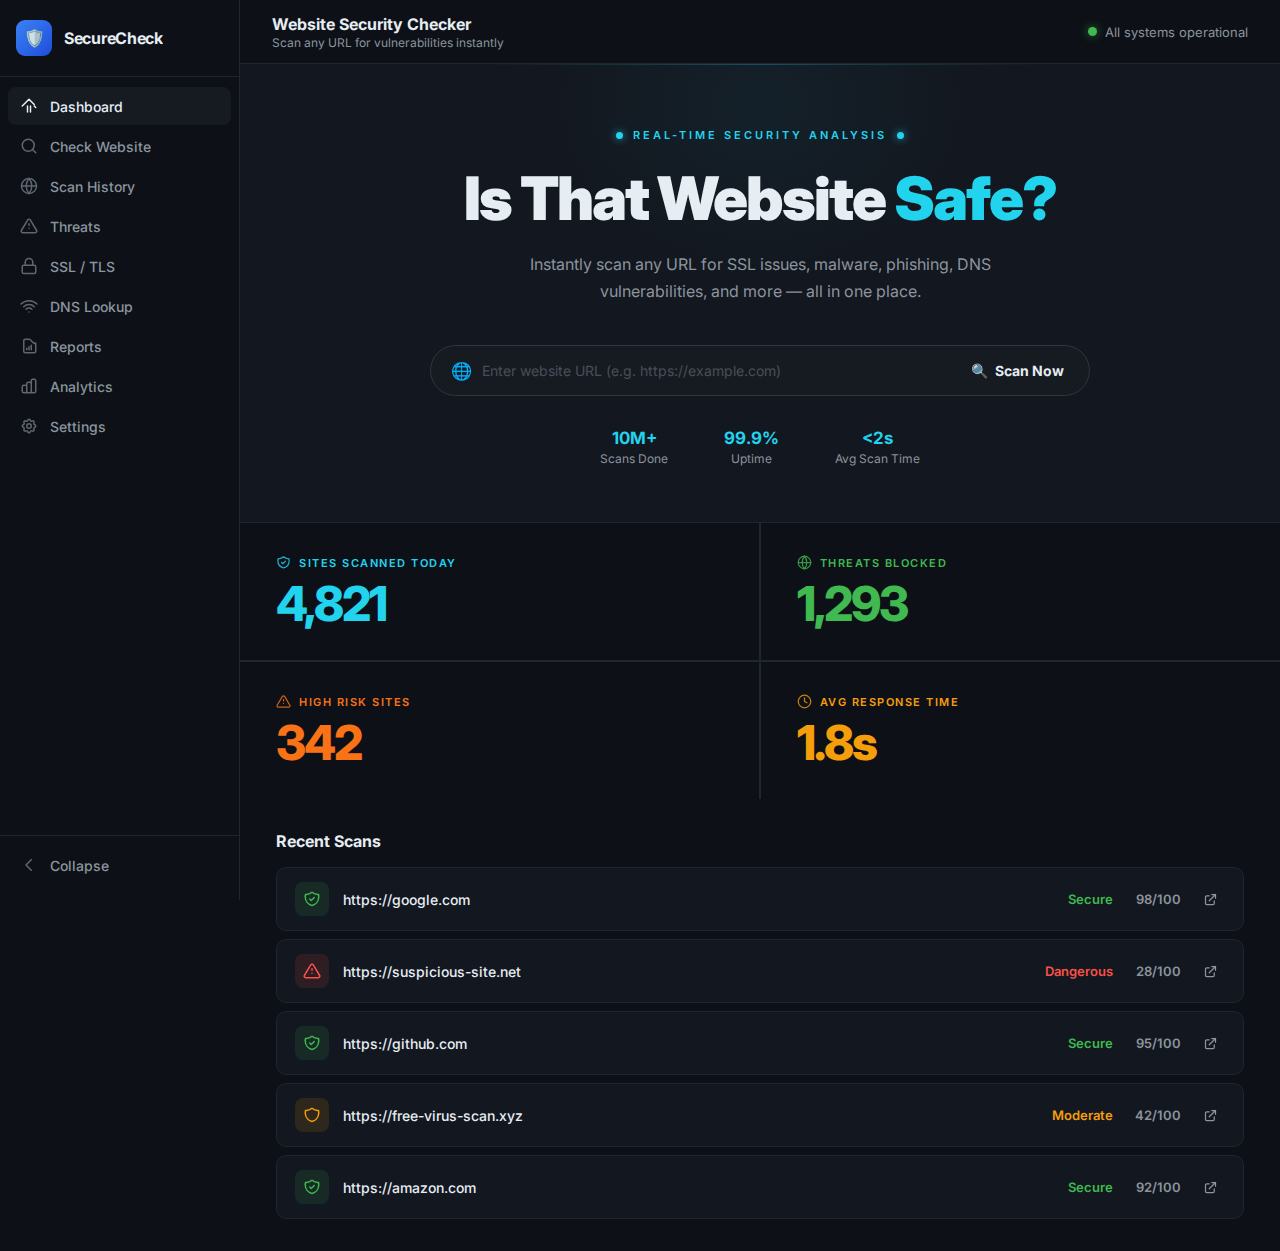
<file: frontend/index.html>
<!DOCTYPE html>
<html lang="en">
<head>
  <meta charset="UTF-8">
  <meta name="viewport" content="width=device-width, initial-scale=1.0">
  <title>SecureCheck – Dashboard</title>
  <link href="https://fonts.googleapis.com/css2?family=Inter:wght@300;400;500;600;700;800;900&display=swap" rel="stylesheet">
  <link rel="stylesheet" href="style.css">
</head>
<body>

  <!-- ══════════ SIDEBAR ══════════ -->
  <aside class="sidebar" id="sidebar">
    <div class="logo-area">
      <div class="logo-icon">🛡️</div>
      <span class="nav-label logo-name">SecureCheck</span>
    </div>
    <nav class="nav">
      <a href="index.html" class="nav-item active" title="Dashboard">
        <svg fill="none" stroke="currentColor" stroke-width="2" viewBox="0 0 24 24"><path stroke-linecap="round" stroke-linejoin="round" d="M3 12l2-2m0 0l7-7 7 7m-9 2v8m4-8v8m5-8l2 2"/></svg>
        <span class="nav-label">Dashboard</span>
      </a>
      <a href="check.html" class="nav-item" title="Check Website">
        <svg fill="none" stroke="currentColor" stroke-width="2" viewBox="0 0 24 24"><circle cx="11" cy="11" r="8"/><path stroke-linecap="round" d="M21 21l-4.35-4.35"/></svg>
        <span class="nav-label">Check Website</span>
      </a>
      <a href="history.html" class="nav-item" title="Scan History">
        <svg fill="none" stroke="currentColor" stroke-width="2" viewBox="0 0 24 24"><circle cx="12" cy="12" r="10"/><path stroke-linecap="round" d="M2 12h20M12 2a15.3 15.3 0 010 20M12 2a15.3 15.3 0 000 20"/></svg>
        <span class="nav-label">Scan History</span>
      </a>
      <a href="threats.html" class="nav-item" title="Threats">
        <svg fill="none" stroke="currentColor" stroke-width="2" viewBox="0 0 24 24"><path stroke-linecap="round" stroke-linejoin="round" d="M12 9v2m0 4h.01M10.29 3.86L1.82 18a2 2 0 001.71 3h16.94a2 2 0 001.71-3L13.71 3.86a2 2 0 00-3.42 0z"/></svg>
        <span class="nav-label">Threats</span>
      </a>
      <a href="ssl.html" class="nav-item" title="SSL / TLS">
        <svg fill="none" stroke="currentColor" stroke-width="2" viewBox="0 0 24 24"><rect x="3" y="11" width="18" height="11" rx="2"/><path stroke-linecap="round" d="M7 11V7a5 5 0 0110 0v4"/></svg>
        <span class="nav-label">SSL / TLS</span>
      </a>
      <a href="dns.html" class="nav-item" title="DNS Lookup">
        <svg fill="none" stroke="currentColor" stroke-width="2" viewBox="0 0 24 24"><path stroke-linecap="round" stroke-linejoin="round" d="M8.111 16.404a5.5 5.5 0 017.778 0M12 20h.01m-7.08-7.071c3.904-3.905 10.236-3.905 14.141 0M1.394 9.393c5.857-5.857 15.355-5.857 21.213 0"/></svg>
        <span class="nav-label">DNS Lookup</span>
      </a>
      <a href="reports.html" class="nav-item" title="Reports">
        <svg fill="none" stroke="currentColor" stroke-width="2" viewBox="0 0 24 24"><path stroke-linecap="round" stroke-linejoin="round" d="M9 17v-2m3 2v-4m3 4v-6m2 10H7a2 2 0 01-2-2V5a2 2 0 012-2h5.586a1 1 0 01.707.293l5.414 5.414A1 1 0 0121 9.414V19a2 2 0 01-2 2z"/></svg>
        <span class="nav-label">Reports</span>
      </a>
      <a href="analytics.html" class="nav-item" title="Analytics">
        <svg fill="none" stroke="currentColor" stroke-width="2" viewBox="0 0 24 24"><path stroke-linecap="round" stroke-linejoin="round" d="M9 19v-6a2 2 0 00-2-2H5a2 2 0 00-2 2v6a2 2 0 002 2h2a2 2 0 002-2zm0 0V9a2 2 0 012-2h2a2 2 0 012 2v10m-6 0a2 2 0 002 2h2a2 2 0 002-2m0 0V5a2 2 0 012-2h2a2 2 0 012 2v14a2 2 0 01-2 2h-2a2 2 0 01-2-2z"/></svg>
        <span class="nav-label">Analytics</span>
      </a>
      <a href="settings.html" class="nav-item" title="Settings">
        <svg fill="none" stroke="currentColor" stroke-width="2" viewBox="0 0 24 24"><path stroke-linecap="round" stroke-linejoin="round" d="M10.325 4.317c.426-1.756 2.924-1.756 3.35 0a1.724 1.724 0 002.573 1.066c1.543-.94 3.31.826 2.37 2.37a1.724 1.724 0 001.065 2.572c1.756.426 1.756 2.924 0 3.35a1.724 1.724 0 00-1.066 2.573c.94 1.543-.826 3.31-2.37 2.37a1.724 1.724 0 00-2.572 1.065c-.426 1.756-2.924 1.756-3.35 0a1.724 1.724 0 00-2.573-1.066c-1.543.94-3.31-.826-2.37-2.37a1.724 1.724 0 00-1.065-2.572c-1.756-.426-1.756-2.924 0-3.35a1.724 1.724 0 001.066-2.573c-.94-1.543.826-3.31 2.37-2.37.996.608 2.296.07 2.572-1.065z"/><circle cx="12" cy="12" r="3"/></svg>
        <span class="nav-label">Settings</span>
      </a>
    </nav>
    <div class="sidebar-bottom">
      <button class="collapse-btn" id="collapseBtn" title="Collapse">
        <svg class="collapse-arrow" fill="none" stroke="currentColor" stroke-width="2" viewBox="0 0 24 24"><path stroke-linecap="round" stroke-linejoin="round" d="M15 19l-7-7 7-7"/></svg>
        <span class="nav-label">Collapse</span>
      </button>
    </div>
  </aside>

  <!-- ══════════ MAIN ══════════ -->
  <main class="main" id="mainContent">
    <div class="topbar">
      <div class="topbar-title">
        <h1>Website Security Checker</h1>
        <p>Scan any URL for vulnerabilities instantly</p>
      </div>
      <div class="status-pill">
        <div class="status-dot"></div>
        All systems operational
      </div>
    </div>

    <div class="content">

      <!-- HERO -->
      <section class="hero">
        <div class="hero-eyebrow">
          <div class="dot"></div>
          Real-Time Security Analysis
          <div class="dot"></div>
        </div>
        <h1 class="hero-h1">Is That Website <span class="safe">Safe?</span></h1>
        <p class="hero-desc">
          Instantly scan any URL for SSL issues, malware, phishing, DNS vulnerabilities,
          and more — all in one place.
        </p>
        <div class="url-bar" id="urlBar">
          <span class="globe-icon">🌐</span>
          <input id="urlInput" type="text" placeholder="Enter website URL (e.g. https://example.com)">
          <button class="scan-btn" id="scanBtn">
            <span class="scan-icon">🔍</span><span class="btn-text"> Scan Now</span>
          </button>
        </div>
        <div class="hero-stats">
          <div class="hero-stat"><div class="val">10M+</div><div class="lbl">Scans Done</div></div>
          <div class="hero-stat"><div class="val">99.9%</div><div class="lbl">Uptime</div></div>
          <div class="hero-stat"><div class="val">&lt;2s</div><div class="lbl">Avg Scan Time</div></div>
        </div>
      </section>

      <!-- METRICS -->
      <div class="metrics">
        <div class="metric-card">
          <div class="metric-label cyan">
            <svg fill="none" stroke="currentColor" stroke-width="2" viewBox="0 0 24 24"><path stroke-linecap="round" stroke-linejoin="round" d="M9 12l2 2 4-4m5.618-4.016A11.955 11.955 0 0112 2.944a11.955 11.955 0 01-8.618 3.04A12.02 12.02 0 003 9c0 5.591 3.824 10.29 9 11.622 5.176-1.332 9-6.03 9-11.622 0-1.042-.133-2.052-.382-3.016z"/></svg>
            Sites Scanned Today
          </div>
          <div class="metric-value cyan" id="scanCount">4,821</div>
        </div>
        <div class="metric-card">
          <div class="metric-label green">
            <svg fill="none" stroke="currentColor" stroke-width="2" viewBox="0 0 24 24"><circle cx="12" cy="12" r="10"/><path stroke-linecap="round" d="M2 12h20M12 2a15.3 15.3 0 010 20M12 2a15.3 15.3 0 000 20"/></svg>
            Threats Blocked
          </div>
          <div class="metric-value green">1,293</div>
        </div>
        <div class="metric-card">
          <div class="metric-label orange">
            <svg fill="none" stroke="currentColor" stroke-width="2" viewBox="0 0 24 24"><path stroke-linecap="round" stroke-linejoin="round" d="M12 9v2m0 4h.01M10.29 3.86L1.82 18a2 2 0 001.71 3h16.94a2 2 0 001.71-3L13.71 3.86a2 2 0 00-3.42 0z"/></svg>
            High Risk Sites
          </div>
          <div class="metric-value orange">342</div>
        </div>
        <div class="metric-card">
          <div class="metric-label yellow">
            <svg fill="none" stroke="currentColor" stroke-width="2" viewBox="0 0 24 24"><circle cx="12" cy="12" r="10"/><polyline points="12 6 12 12 16 14" stroke-linecap="round" stroke-linejoin="round"/></svg>
            Avg Response Time
          </div>
          <div class="metric-value yellow">1.8s</div>
        </div>
      </div>

      <!-- RECENT SCANS -->
      <div class="recent-section">
        <h2 class="section-title">Recent Scans</h2>
        <div class="scan-list">
          <div class="scan-row">
            <div class="scan-shield secure"><svg fill="none" stroke="currentColor" stroke-width="2" viewBox="0 0 24 24"><path stroke-linecap="round" stroke-linejoin="round" d="M9 12l2 2 4-4m5.618-4.016A11.955 11.955 0 0112 2.944a11.955 11.955 0 01-8.618 3.04A12.02 12.02 0 003 9c0 5.591 3.824 10.29 9 11.622 5.176-1.332 9-6.03 9-11.622 0-1.042-.133-2.052-.382-3.016z"/></svg></div>
            <span class="scan-url">https://google.com</span>
            <span class="scan-status secure">Secure</span>
            <span class="scan-score secure">98/100</span>
            <a class="scan-link" href="https://google.com" target="_blank"><svg fill="none" stroke="currentColor" stroke-width="2" viewBox="0 0 24 24"><path stroke-linecap="round" stroke-linejoin="round" d="M10 6H6a2 2 0 00-2 2v10a2 2 0 002 2h10a2 2 0 002-2v-4M14 4h6m0 0v6m0-6L10 14"/></svg></a>
          </div>
          <div class="scan-row">
            <div class="scan-shield danger"><svg fill="none" stroke="currentColor" stroke-width="2" viewBox="0 0 24 24"><path stroke-linecap="round" stroke-linejoin="round" d="M12 9v2m0 4h.01M10.29 3.86L1.82 18a2 2 0 001.71 3h16.94a2 2 0 001.71-3L13.71 3.86a2 2 0 00-3.42 0z"/></svg></div>
            <span class="scan-url">https://suspicious-site.net</span>
            <span class="scan-status danger">Dangerous</span>
            <span class="scan-score danger">28/100</span>
            <a class="scan-link" href="#"><svg fill="none" stroke="currentColor" stroke-width="2" viewBox="0 0 24 24"><path stroke-linecap="round" stroke-linejoin="round" d="M10 6H6a2 2 0 00-2 2v10a2 2 0 002 2h10a2 2 0 002-2v-4M14 4h6m0 0v6m0-6L10 14"/></svg></a>
          </div>
          <div class="scan-row">
            <div class="scan-shield secure"><svg fill="none" stroke="currentColor" stroke-width="2" viewBox="0 0 24 24"><path stroke-linecap="round" stroke-linejoin="round" d="M9 12l2 2 4-4m5.618-4.016A11.955 11.955 0 0112 2.944a11.955 11.955 0 01-8.618 3.04A12.02 12.02 0 003 9c0 5.591 3.824 10.29 9 11.622 5.176-1.332 9-6.03 9-11.622 0-1.042-.133-2.052-.382-3.016z"/></svg></div>
            <span class="scan-url">https://github.com</span>
            <span class="scan-status secure">Secure</span>
            <span class="scan-score secure">95/100</span>
            <a class="scan-link" href="https://github.com" target="_blank"><svg fill="none" stroke="currentColor" stroke-width="2" viewBox="0 0 24 24"><path stroke-linecap="round" stroke-linejoin="round" d="M10 6H6a2 2 0 00-2 2v10a2 2 0 002 2h10a2 2 0 002-2v-4M14 4h6m0 0v6m0-6L10 14"/></svg></a>
          </div>
          <div class="scan-row">
            <div class="scan-shield moderate"><svg fill="none" stroke="currentColor" stroke-width="2" viewBox="0 0 24 24"><path stroke-linecap="round" stroke-linejoin="round" d="M20.618 5.984A11.955 11.955 0 0112 2.944a11.955 11.955 0 01-8.618 3.04A12.02 12.02 0 003 9c0 5.591 3.824 10.29 9 11.622 5.176-1.332 9-6.03 9-11.622 0-1.042-.133-2.052-.382-3.016z"/></svg></div>
            <span class="scan-url">https://free-virus-scan.xyz</span>
            <span class="scan-status moderate">Moderate</span>
            <span class="scan-score moderate">42/100</span>
            <a class="scan-link" href="#"><svg fill="none" stroke="currentColor" stroke-width="2" viewBox="0 0 24 24"><path stroke-linecap="round" stroke-linejoin="round" d="M10 6H6a2 2 0 00-2 2v10a2 2 0 002 2h10a2 2 0 002-2v-4M14 4h6m0 0v6m0-6L10 14"/></svg></a>
          </div>
          <div class="scan-row">
            <div class="scan-shield secure"><svg fill="none" stroke="currentColor" stroke-width="2" viewBox="0 0 24 24"><path stroke-linecap="round" stroke-linejoin="round" d="M9 12l2 2 4-4m5.618-4.016A11.955 11.955 0 0112 2.944a11.955 11.955 0 01-8.618 3.04A12.02 12.02 0 003 9c0 5.591 3.824 10.29 9 11.622 5.176-1.332 9-6.03 9-11.622 0-1.042-.133-2.052-.382-3.016z"/></svg></div>
            <span class="scan-url">https://amazon.com</span>
            <span class="scan-status secure">Secure</span>
            <span class="scan-score secure">92/100</span>
            <a class="scan-link" href="https://amazon.com" target="_blank"><svg fill="none" stroke="currentColor" stroke-width="2" viewBox="0 0 24 24"><path stroke-linecap="round" stroke-linejoin="round" d="M10 6H6a2 2 0 00-2 2v10a2 2 0 002 2h10a2 2 0 002-2v-4M14 4h6m0 0v6m0-6L10 14"/></svg></a>
          </div>
        </div>
      </div>

    </div>
  </main>

  <script src="script.js"></script>
</body>
</html>
</file>
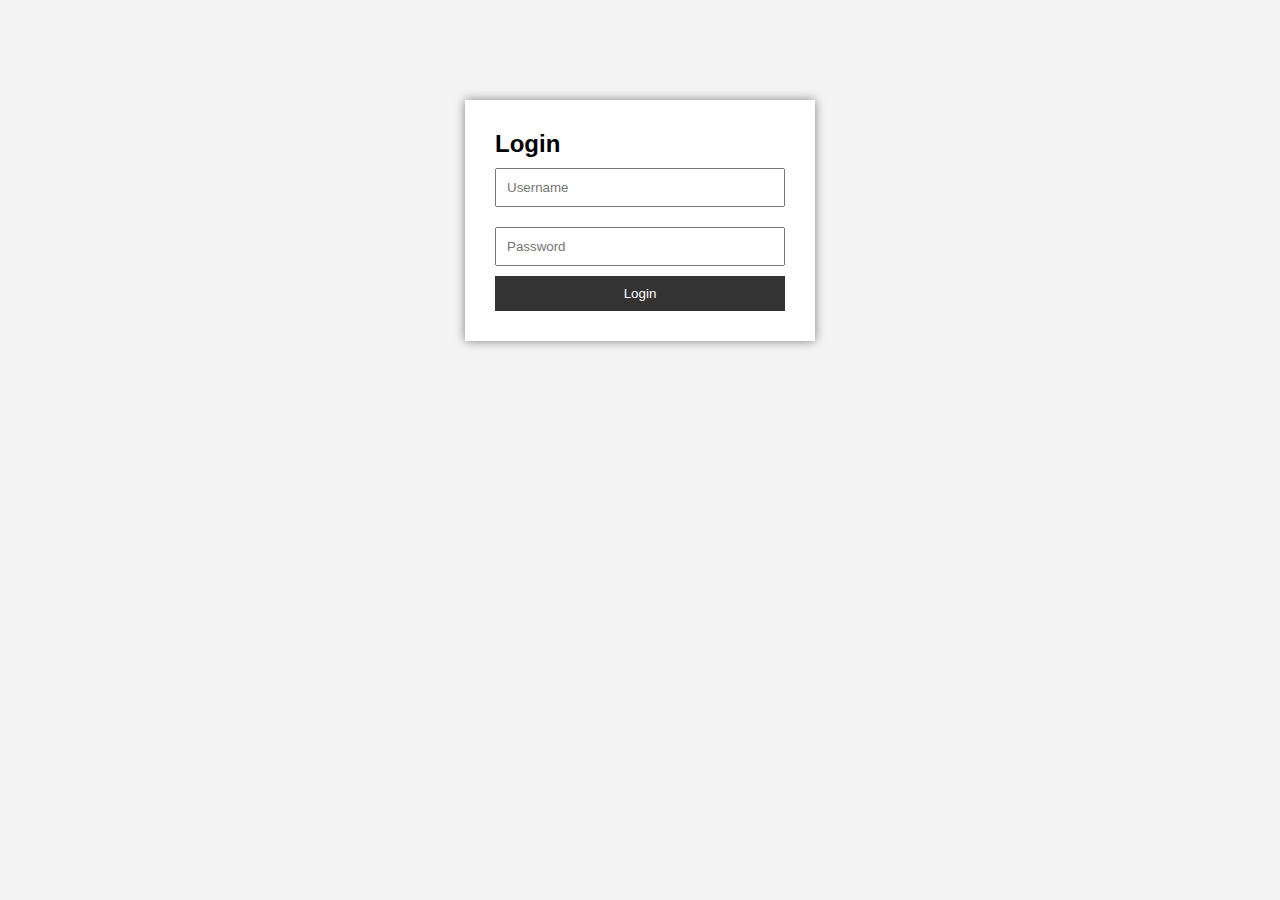
<file: frontend/Nfrontend/index.html>
<!DOCTYPE html>
<html>
<head>
<title>Login Page</title>
<link rel="stylesheet" href="style.css">
</head>

<body>

<div class="login-box">
<h2>Login</h2>

<form action="home.html">
<input type="text" placeholder="Username" required>
<input type="password" placeholder="Password" required>

<button type="submit">Login</button>

</form>

</div>

</body>
</html>
</file>
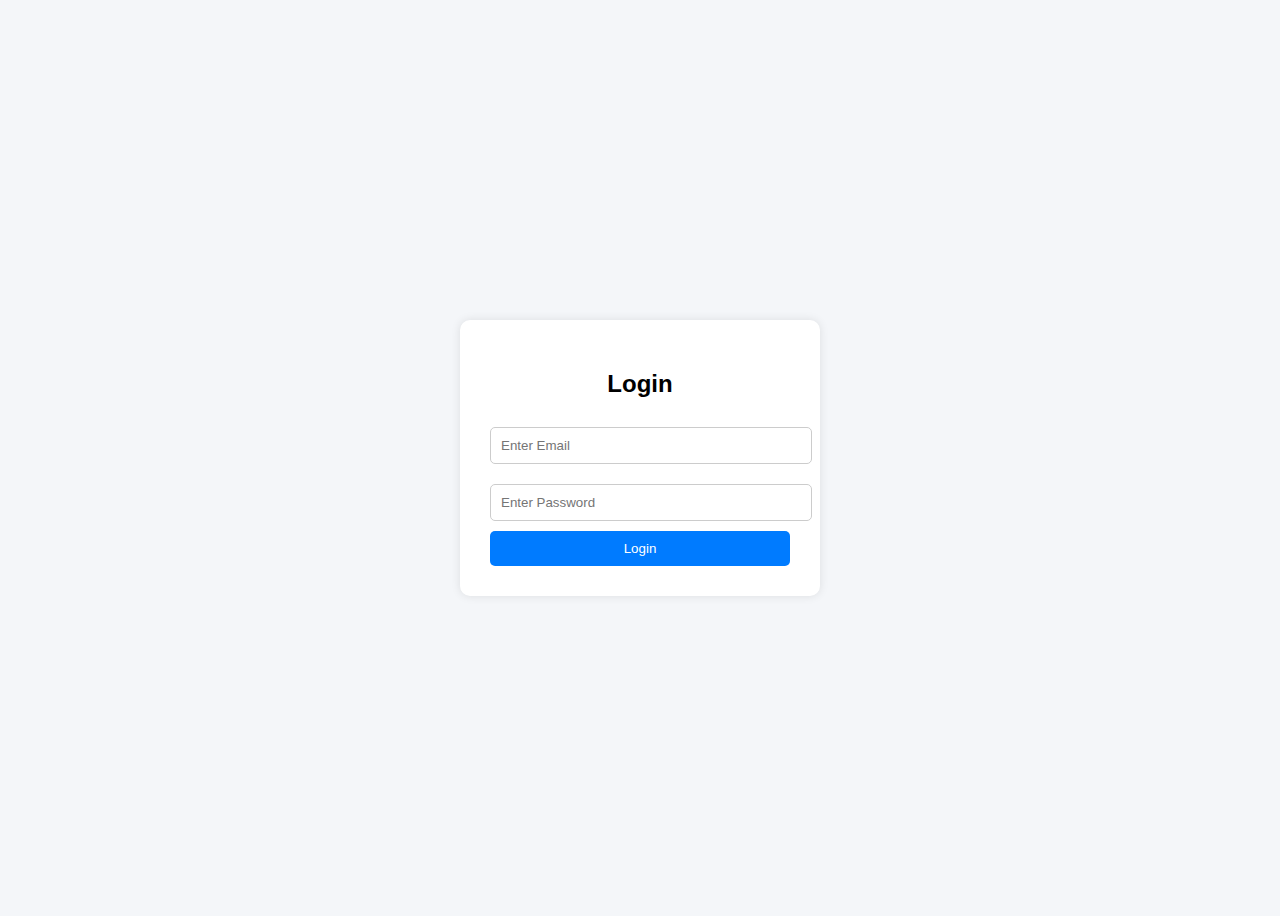
<file: login.html>
<!DOCTYPE html>
<html lang="en">
<head>
    <meta charset="UTF-8">
    <meta name="viewport" content="width=device-width, initial-scale=1.0">
    <title>Login Page</title>

    <style>
        body {
            font-family: Arial, sans-serif;
            background: #f4f6f9;
            display: flex;
            justify-content: center;
            align-items: center;
            height: 100vh;
        }

        .login-box {
            background: white;
            padding: 30px;
            border-radius: 10px;
            box-shadow: 0 0 10px rgba(0,0,0,0.1);
            width: 300px;
        }

        h2 {
            text-align: center;
        }

        input {
            width: 100%;
            padding: 10px;
            margin: 10px 0;
            border-radius: 5px;
            border: 1px solid #ccc;
        }

        button {
            width: 100%;
            hight: 0%;
            padding: 10px;
            background: #007bff;
            color: white;
            border: none;
            border-radius: 5px;
            cursor: pointer;
        }

        button:hover {
            background: #0056b3;
        }
    </style>
</head>
<body>

<div class="login-box">
    <h2>Login</h2>
    <form>
        <input type="email" placeholder="Enter Email" required>
        <input type="password" placeholder="Enter Password" required>
        <button type="submit">Login</button>
    </form>
</div>

</body>
</html>
</file>
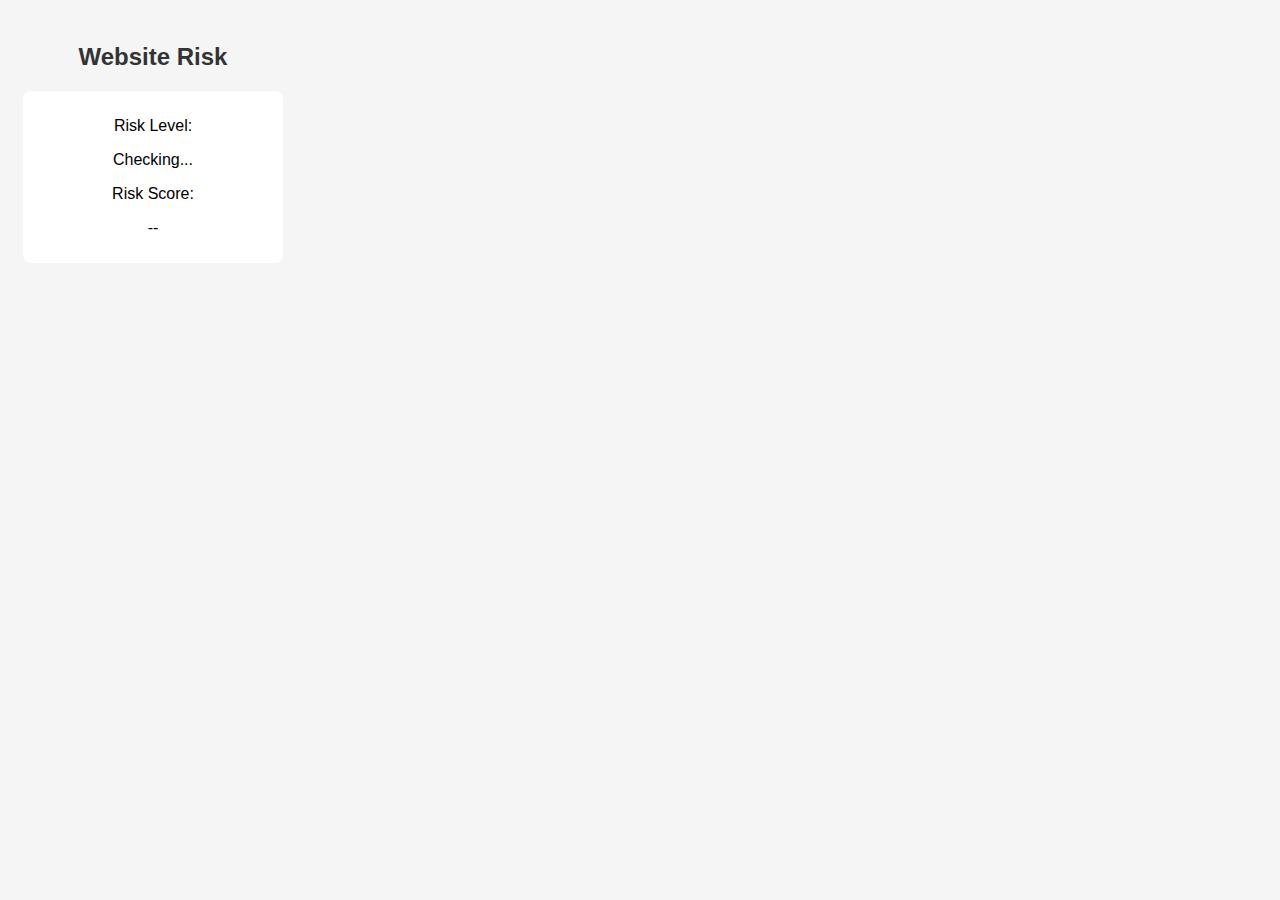
<file: browser_extension/popup.html>
<!DOCTYPE html>
<html>
<head>
    <title>Website Risk Detector</title>

    <style>

        body{
            font-family: Arial, sans-serif;
            width: 260px;
            padding: 15px;
            background: #f5f5f5;
        }

        h2{
            text-align: center;
            color: #333;
        }

        .risk-box{
            background: white;
            padding: 10px;
            border-radius: 8px;
            margin-top: 10px;
            text-align: center;
        }

        .low{
            color: green;
            font-weight: bold;
        }

        .medium{
            color: orange;
            font-weight: bold;
        }

        .high{
            color: red;
            font-weight: bold;
        }

    </style>

</head>

<body>

<h2>Website Risk</h2>

<div class="risk-box">

    <p>Risk Level:</p>
    <p id="riskLevel">Checking...</p>

    <p>Risk Score:</p>
    <p id="riskScore">--</p>

</div>

<script src="popup.js"></script>

</body>
</html>
</file>
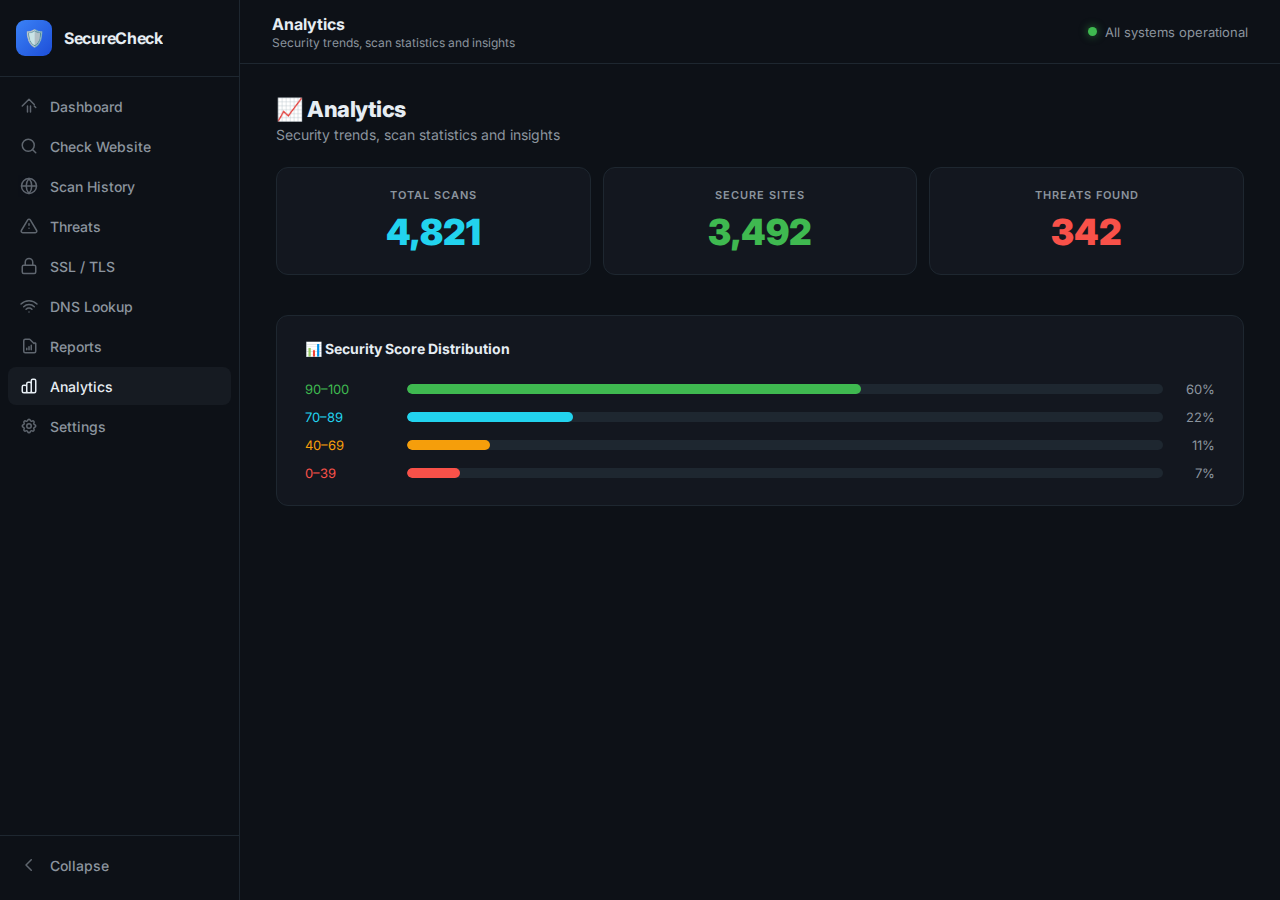
<file: frontend/analytics.html>
<!DOCTYPE html>
<html lang="en">
<head>
  <meta charset="UTF-8">
  <meta name="viewport" content="width=device-width, initial-scale=1.0">
  <title>SecureCheck – Analytics</title>
  <link href="https://fonts.googleapis.com/css2?family=Inter:wght@300;400;500;600;700;800;900&display=swap" rel="stylesheet">
  <link rel="stylesheet" href="style.css">
</head>
<body>
  <aside class="sidebar" id="sidebar">
    <div class="logo-area"><div class="logo-icon">🛡️</div><span class="nav-label logo-name">SecureCheck</span></div>
    <nav class="nav">
      <a href="index.html"     class="nav-item" title="Dashboard"><svg fill="none" stroke="currentColor" stroke-width="2" viewBox="0 0 24 24"><path stroke-linecap="round" stroke-linejoin="round" d="M3 12l2-2m0 0l7-7 7 7m-9 2v8m4-8v8m5-8l2 2"/></svg><span class="nav-label">Dashboard</span></a>
      <a href="check.html"    class="nav-item" title="Check Website"><svg fill="none" stroke="currentColor" stroke-width="2" viewBox="0 0 24 24"><circle cx="11" cy="11" r="8"/><path stroke-linecap="round" d="M21 21l-4.35-4.35"/></svg><span class="nav-label">Check Website</span></a>
      <a href="history.html"  class="nav-item" title="Scan History"><svg fill="none" stroke="currentColor" stroke-width="2" viewBox="0 0 24 24"><circle cx="12" cy="12" r="10"/><path stroke-linecap="round" d="M2 12h20M12 2a15.3 15.3 0 010 20M12 2a15.3 15.3 0 000 20"/></svg><span class="nav-label">Scan History</span></a>
      <a href="threats.html"  class="nav-item" title="Threats"><svg fill="none" stroke="currentColor" stroke-width="2" viewBox="0 0 24 24"><path stroke-linecap="round" stroke-linejoin="round" d="M12 9v2m0 4h.01M10.29 3.86L1.82 18a2 2 0 001.71 3h16.94a2 2 0 001.71-3L13.71 3.86a2 2 0 00-3.42 0z"/></svg><span class="nav-label">Threats</span></a>
      <a href="ssl.html"      class="nav-item" title="SSL / TLS"><svg fill="none" stroke="currentColor" stroke-width="2" viewBox="0 0 24 24"><rect x="3" y="11" width="18" height="11" rx="2"/><path stroke-linecap="round" d="M7 11V7a5 5 0 0110 0v4"/></svg><span class="nav-label">SSL / TLS</span></a>
      <a href="dns.html"      class="nav-item" title="DNS Lookup"><svg fill="none" stroke="currentColor" stroke-width="2" viewBox="0 0 24 24"><path stroke-linecap="round" stroke-linejoin="round" d="M8.111 16.404a5.5 5.5 0 017.778 0M12 20h.01m-7.08-7.071c3.904-3.905 10.236-3.905 14.141 0M1.394 9.393c5.857-5.857 15.355-5.857 21.213 0"/></svg><span class="nav-label">DNS Lookup</span></a>
      <a href="reports.html"  class="nav-item" title="Reports"><svg fill="none" stroke="currentColor" stroke-width="2" viewBox="0 0 24 24"><path stroke-linecap="round" stroke-linejoin="round" d="M9 17v-2m3 2v-4m3 4v-6m2 10H7a2 2 0 01-2-2V5a2 2 0 012-2h5.586a1 1 0 01.707.293l5.414 5.414A1 1 0 0121 9.414V19a2 2 0 01-2 2z"/></svg><span class="nav-label">Reports</span></a>
      <a href="analytics.html" class="nav-item active" title="Analytics"><svg fill="none" stroke="currentColor" stroke-width="2" viewBox="0 0 24 24"><path stroke-linecap="round" stroke-linejoin="round" d="M9 19v-6a2 2 0 00-2-2H5a2 2 0 00-2 2v6a2 2 0 002 2h2a2 2 0 002-2zm0 0V9a2 2 0 012-2h2a2 2 0 012 2v10m-6 0a2 2 0 002 2h2a2 2 0 002-2m0 0V5a2 2 0 012-2h2a2 2 0 012 2v14a2 2 0 01-2 2h-2a2 2 0 01-2-2z"/></svg><span class="nav-label">Analytics</span></a>
      <a href="settings.html" class="nav-item" title="Settings"><svg fill="none" stroke="currentColor" stroke-width="2" viewBox="0 0 24 24"><path stroke-linecap="round" stroke-linejoin="round" d="M10.325 4.317c.426-1.756 2.924-1.756 3.35 0a1.724 1.724 0 002.573 1.066c1.543-.94 3.31.826 2.37 2.37a1.724 1.724 0 001.065 2.572c1.756.426 1.756 2.924 0 3.35a1.724 1.724 0 00-1.066 2.573c.94 1.543-.826 3.31-2.37 2.37a1.724 1.724 0 00-2.572 1.065c-.426 1.756-2.924 1.756-3.35 0a1.724 1.724 0 00-2.573-1.066c-1.543.94-3.31-.826-2.37-2.37a1.724 1.724 0 00-1.065-2.572c-1.756-.426-1.756-2.924 0-3.35a1.724 1.724 0 001.066-2.573c-.94-1.543.826-3.31 2.37-2.37.996.608 2.296.07 2.572-1.065z"/><circle cx="12" cy="12" r="3"/></svg><span class="nav-label">Settings</span></a>
    </nav>
    <div class="sidebar-bottom"><button class="collapse-btn" id="collapseBtn" title="Collapse"><svg class="collapse-arrow" fill="none" stroke="currentColor" stroke-width="2" viewBox="0 0 24 24"><path stroke-linecap="round" stroke-linejoin="round" d="M15 19l-7-7 7-7"/></svg><span class="nav-label">Collapse</span></button></div>
  </aside>
  <main class="main" id="mainContent">
    <div class="topbar">
      <div class="topbar-title"><h1>Analytics</h1><p>Security trends, scan statistics and insights</p></div>
      <div class="status-pill"><div class="status-dot"></div>All systems operational</div>
    </div>
    <div class="content">
      <div class="page-body">
        <div class="page-header"><h2>📈 Analytics</h2><p>Security trends, scan statistics and insights</p></div>
        <div style="display:grid;grid-template-columns:repeat(3,1fr);gap:12px;margin-bottom:16px;">
  <div class="card" style="text-align:center;padding:20px;">
    <div style="font-size:11px;font-weight:600;color:var(--muted);text-transform:uppercase;letter-spacing:1px;margin-bottom:8px;">Total Scans</div>
    <div style="font-size:36px;font-weight:900;color:var(--cyan);">4,821</div>
  </div>
  <div class="card" style="text-align:center;padding:20px;">
    <div style="font-size:11px;font-weight:600;color:var(--muted);text-transform:uppercase;letter-spacing:1px;margin-bottom:8px;">Secure Sites</div>
    <div style="font-size:36px;font-weight:900;color:var(--green);">3,492</div>
  </div>
  <div class="card" style="text-align:center;padding:20px;">
    <div style="font-size:11px;font-weight:600;color:var(--muted);text-transform:uppercase;letter-spacing:1px;margin-bottom:8px;">Threats Found</div>
    <div style="font-size:36px;font-weight:900;color:var(--red);">342</div>
  </div>
</div>
<div class="card">
  <div class="card-title">📊 Security Score Distribution</div>
  <div style="display:flex;flex-direction:column;gap:12px;padding-top:8px;">
    <div style="display:flex;align-items:center;gap:12px;">
      <span style="width:90px;font-size:13px;color:var(--green);">90–100</span>
      <div style="flex:1;height:10px;background:#1e2730;border-radius:5px;overflow:hidden;"><div style="width:60%;height:100%;background:var(--green);border-radius:5px;"></div></div>
      <span style="font-size:13px;color:var(--muted);width:40px;text-align:right;">60%</span>
    </div>
    <div style="display:flex;align-items:center;gap:12px;">
      <span style="width:90px;font-size:13px;color:var(--cyan);">70–89</span>
      <div style="flex:1;height:10px;background:#1e2730;border-radius:5px;overflow:hidden;"><div style="width:22%;height:100%;background:var(--cyan);border-radius:5px;"></div></div>
      <span style="font-size:13px;color:var(--muted);width:40px;text-align:right;">22%</span>
    </div>
    <div style="display:flex;align-items:center;gap:12px;">
      <span style="width:90px;font-size:13px;color:var(--yellow);">40–69</span>
      <div style="flex:1;height:10px;background:#1e2730;border-radius:5px;overflow:hidden;"><div style="width:11%;height:100%;background:var(--yellow);border-radius:5px;"></div></div>
      <span style="font-size:13px;color:var(--muted);width:40px;text-align:right;">11%</span>
    </div>
    <div style="display:flex;align-items:center;gap:12px;">
      <span style="width:90px;font-size:13px;color:var(--red);">0–39</span>
      <div style="flex:1;height:10px;background:#1e2730;border-radius:5px;overflow:hidden;"><div style="width:7%;height:100%;background:var(--red);border-radius:5px;"></div></div>
      <span style="font-size:13px;color:var(--muted);width:40px;text-align:right;">7%</span>
    </div>
  </div>
</div>
      </div>
    </div>
  </main>
  <script src="script.js"></script>
</body>
</html>
</file>
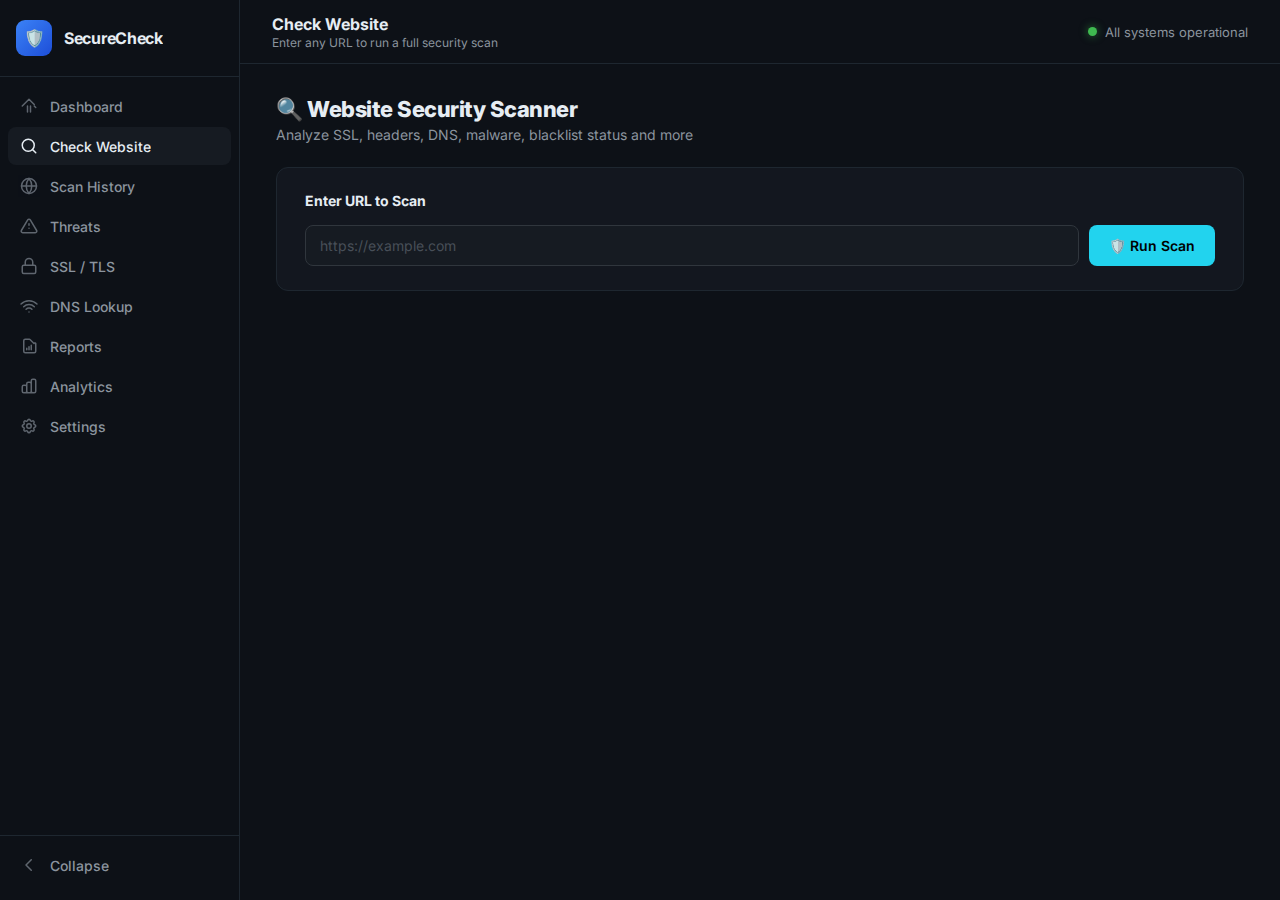
<file: frontend/check.html>
<!DOCTYPE html>
<html lang="en">
<head>
  <meta charset="UTF-8">
  <meta name="viewport" content="width=device-width, initial-scale=1.0">
  <title>SecureCheck – Check Website</title>
  <link href="https://fonts.googleapis.com/css2?family=Inter:wght@300;400;500;600;700;800;900&display=swap" rel="stylesheet">
  <link rel="stylesheet" href="style.css">
  <!-- style -->
  <style>
    .check-grid { display: grid; grid-template-columns: 1fr 1fr; gap: 16px; }
    .check-item { display: flex; align-items: center; gap: 12px; padding: 14px 18px; background: #0d1117; border: 1px solid var(--border); border-radius: 10px; font-size: 14px; }
    .check-item svg { width: 18px; height: 18px; flex-shrink: 0; }
    .check-item.pass { color: var(--green); border-color: rgba(63,185,80,.2); background: rgba(63,185,80,.04); }
    .check-item.fail { color: var(--red);   border-color: rgba(248,81,73,.2);  background: rgba(248,81,73,.04); }
    .check-item.warn { color: var(--yellow); border-color: rgba(245,158,11,.2); background: rgba(245,158,11,.04); }
    .check-item .ci-label { flex: 1; color: var(--text); font-weight: 500; }
    .result-header { display: flex; align-items: center; gap: 16px; padding: 20px 0 8px; }
    .score-circle { width: 72px; height: 72px; border-radius: 50%; display: flex; align-items: center; justify-content: center; font-size: 22px; font-weight: 900; flex-shrink: 0; }
    .score-circle.high   { background: rgba(63,185,80,.15); color: var(--green); border: 2px solid rgba(63,185,80,.3); }
    .score-circle.medium { background: rgba(245,158,11,.15); color: var(--yellow); border: 2px solid rgba(245,158,11,.3); }
    .score-circle.low    { background: rgba(248,81,73,.15); color: var(--red); border: 2px solid rgba(248,81,73,.3); }
    .result-meta h3 { font-size: 16px; font-weight: 700; }
    .result-meta p  { font-size: 13px; color: var(--muted); margin-top: 3px; }
    #resultSection { display: none; }
    @media(max-width:640px){ .check-grid { grid-template-columns: 1fr; } }
  </style>
</head>
<body>
  <aside class="sidebar" id="sidebar">
    <div class="logo-area"><div class="logo-icon">🛡️</div><span class="nav-label logo-name">SecureCheck</span></div>
    <nav class="nav">
      <a href="index.html" class="nav-item" title="Dashboard"><svg fill="none" stroke="currentColor" stroke-width="2" viewBox="0 0 24 24"><path stroke-linecap="round" stroke-linejoin="round" d="M3 12l2-2m0 0l7-7 7 7m-9 2v8m4-8v8m5-8l2 2"/></svg><span class="nav-label">Dashboard</span></a>
      <a href="check.html" class="nav-item active" title="Check Website"><svg fill="none" stroke="currentColor" stroke-width="2" viewBox="0 0 24 24"><circle cx="11" cy="11" r="8"/><path stroke-linecap="round" d="M21 21l-4.35-4.35"/></svg><span class="nav-label">Check Website</span></a>
      <a href="history.html" class="nav-item" title="Scan History"><svg fill="none" stroke="currentColor" stroke-width="2" viewBox="0 0 24 24"><circle cx="12" cy="12" r="10"/><path stroke-linecap="round" d="M2 12h20M12 2a15.3 15.3 0 010 20M12 2a15.3 15.3 0 000 20"/></svg><span class="nav-label">Scan History</span></a>
      <a href="threats.html" class="nav-item" title="Threats"><svg fill="none" stroke="currentColor" stroke-width="2" viewBox="0 0 24 24"><path stroke-linecap="round" stroke-linejoin="round" d="M12 9v2m0 4h.01M10.29 3.86L1.82 18a2 2 0 001.71 3h16.94a2 2 0 001.71-3L13.71 3.86a2 2 0 00-3.42 0z"/></svg><span class="nav-label">Threats</span></a>
      <a href="ssl.html" class="nav-item" title="SSL / TLS"><svg fill="none" stroke="currentColor" stroke-width="2" viewBox="0 0 24 24"><rect x="3" y="11" width="18" height="11" rx="2"/><path stroke-linecap="round" d="M7 11V7a5 5 0 0110 0v4"/></svg><span class="nav-label">SSL / TLS</span></a>
      <a href="dns.html" class="nav-item" title="DNS Lookup"><svg fill="none" stroke="currentColor" stroke-width="2" viewBox="0 0 24 24"><path stroke-linecap="round" stroke-linejoin="round" d="M8.111 16.404a5.5 5.5 0 017.778 0M12 20h.01m-7.08-7.071c3.904-3.905 10.236-3.905 14.141 0M1.394 9.393c5.857-5.857 15.355-5.857 21.213 0"/></svg><span class="nav-label">DNS Lookup</span></a>
      <a href="reports.html" class="nav-item" title="Reports"><svg fill="none" stroke="currentColor" stroke-width="2" viewBox="0 0 24 24"><path stroke-linecap="round" stroke-linejoin="round" d="M9 17v-2m3 2v-4m3 4v-6m2 10H7a2 2 0 01-2-2V5a2 2 0 012-2h5.586a1 1 0 01.707.293l5.414 5.414A1 1 0 0121 9.414V19a2 2 0 01-2 2z"/></svg><span class="nav-label">Reports</span></a>
      <a href="analytics.html" class="nav-item" title="Analytics"><svg fill="none" stroke="currentColor" stroke-width="2" viewBox="0 0 24 24"><path stroke-linecap="round" stroke-linejoin="round" d="M9 19v-6a2 2 0 00-2-2H5a2 2 0 00-2 2v6a2 2 0 002 2h2a2 2 0 002-2zm0 0V9a2 2 0 012-2h2a2 2 0 012 2v10m-6 0a2 2 0 002 2h2a2 2 0 002-2m0 0V5a2 2 0 012-2h2a2 2 0 012 2v14a2 2 0 01-2 2h-2a2 2 0 01-2-2z"/></svg><span class="nav-label">Analytics</span></a>
      <a href="settings.html" class="nav-item" title="Settings"><svg fill="none" stroke="currentColor" stroke-width="2" viewBox="0 0 24 24"><path stroke-linecap="round" stroke-linejoin="round" d="M10.325 4.317c.426-1.756 2.924-1.756 3.35 0a1.724 1.724 0 002.573 1.066c1.543-.94 3.31.826 2.37 2.37a1.724 1.724 0 001.065 2.572c1.756.426 1.756 2.924 0 3.35a1.724 1.724 0 00-1.066 2.573c.94 1.543-.826 3.31-2.37 2.37a1.724 1.724 0 00-2.572 1.065c-.426 1.756-2.924 1.756-3.35 0a1.724 1.724 0 00-2.573-1.066c-1.543.94-3.31-.826-2.37-2.37a1.724 1.724 0 00-1.065-2.572c-1.756-.426-1.756-2.924 0-3.35a1.724 1.724 0 001.066-2.573c-.94-1.543.826-3.31 2.37-2.37.996.608 2.296.07 2.572-1.065z"/><circle cx="12" cy="12" r="3"/></svg><span class="nav-label">Settings</span></a>
    </nav>
    <div class="sidebar-bottom"><button class="collapse-btn" id="collapseBtn" title="Collapse"><svg class="collapse-arrow" fill="none" stroke="currentColor" stroke-width="2" viewBox="0 0 24 24"><path stroke-linecap="round" stroke-linejoin="round" d="M15 19l-7-7 7-7"/></svg><span class="nav-label">Collapse</span></button></div>
  </aside>

  <main class="main" id="mainContent">
    <div class="topbar">
      <div class="topbar-title"><h1>Check Website</h1><p>Enter any URL to run a full security scan</p></div>
      <div class="status-pill"><div class="status-dot"></div>All systems operational</div>
    </div>

    <div class="content">
      <div class="page-body">
        <div class="page-header">
          <h2>🔍 Website Security Scanner</h2>
          <p>Analyze SSL, headers, DNS, malware, blacklist status and more</p>
        </div>

        <!-- Scanner card -->
        <div class="card">
          <div class="card-title">Enter URL to Scan</div>
          <div style="display:flex; gap:10px; flex-wrap:wrap;">
            <input class="input-field" id="checkUrl" type="text" placeholder="https://example.com" style="flex:1; min-width:200px;">
            <button class="btn btn-primary" id="checkScanBtn">🛡️ Run Scan</button>
          </div>
        </div>

        <!-- Result section -->
        <div id="resultSection">
          <div class="card">
            <div class="result-header">
              <div class="score-circle high" id="scoreCircle">94</div>
              <div class="result-meta">
                <h3 id="resultUrl">https://example.com</h3>
                <p id="resultStatus">✅ This website appears to be <strong style="color:var(--green)">Secure</strong></p>
              </div>
            </div>
            <div class="check-grid" id="checkGrid" style="margin-top:16px;"></div>
          </div>
        </div>

      </div>
    </div>
  </main>

  <script src="script.js"></script>
  <script>
    const checkUrlInput = document.getElementById('checkUrl');
    const checkScanBtn  = document.getElementById('checkScanBtn');
    const resultSection = document.getElementById('resultSection');
    const scoreCircle   = document.getElementById('scoreCircle');
    const resultUrlEl   = document.getElementById('resultUrl');
    const resultStatus  = document.getElementById('resultStatus');
    const checkGrid     = document.getElementById('checkGrid');

    const checks = [
      { label: 'SSL Certificate Valid',    pass: true  },
      { label: 'HTTPS Enforced',           pass: true  },
      { label: 'Security Headers Present', pass: false },
      { label: 'No Malware Detected',      pass: true  },
      { label: 'Not Blacklisted',          pass: true  },
      { label: 'DNS Configured Properly',  pass: true  },
      { label: 'HSTS Enabled',             pass: false },
      { label: 'Content-Security-Policy',  pass: false },
    ];

    function checkIcon(state) {
      if (state === 'pass') return `<svg fill="none" stroke="currentColor" stroke-width="2.5" viewBox="0 0 24 24"><path stroke-linecap="round" stroke-linejoin="round" d="M5 13l4 4L19 7"/></svg>`;
      if (state === 'fail') return `<svg fill="none" stroke="currentColor" stroke-width="2.5" viewBox="0 0 24 24"><path stroke-linecap="round" stroke-linejoin="round" d="M6 18L18 6M6 6l12 12"/></svg>`;
      return `<svg fill="none" stroke="currentColor" stroke-width="2.5" viewBox="0 0 24 24"><path stroke-linecap="round" stroke-linejoin="round" d="M12 9v2m0 4h.01"/></svg>`;
    }

    checkScanBtn.addEventListener('click', () => {
      const url = checkUrlInput.value.trim();
      if (!url) { checkUrlInput.focus(); return; }
      checkScanBtn.textContent = '⏳ Scanning...';
      checkScanBtn.disabled = true;
      resultSection.style.display = 'none';

      setTimeout(() => {
        // Randomise slightly for demo
        const score = Math.floor(Math.random() * 30) + 70;
        const passing = checks.filter(c => c.pass).length;
        const scoreClass = score >= 80 ? 'high' : score >= 50 ? 'medium' : 'low';
        const statusText = score >= 80 ? `✅ This website appears to be <strong style="color:var(--green)">Secure</strong>`
                          : score >= 50 ? `⚠️ This website has <strong style="color:var(--yellow)">Moderate</strong> risk`
                          : `🚨 This website is <strong style="color:var(--red)">Dangerous</strong>`;

        scoreCircle.textContent = score;
        scoreCircle.className = `score-circle ${scoreClass}`;
        resultUrlEl.textContent = url.startsWith('http') ? url : 'https://' + url;
        resultStatus.innerHTML = statusText;

        checkGrid.innerHTML = checks.map(c => {
          const state = c.pass ? 'pass' : 'fail';
          return `<div class="check-item ${state}">${checkIcon(state)}<span class="ci-label">${c.label}</span></div>`;
        }).join('');

        resultSection.style.display = 'block';
        checkScanBtn.textContent = '🛡️ Run Scan';
        checkScanBtn.disabled = false;
      }, 2000);
    });

    checkUrlInput.addEventListener('keydown', e => { if(e.key==='Enter') checkScanBtn.click(); });
  </script>
</body>
</html>
</file>
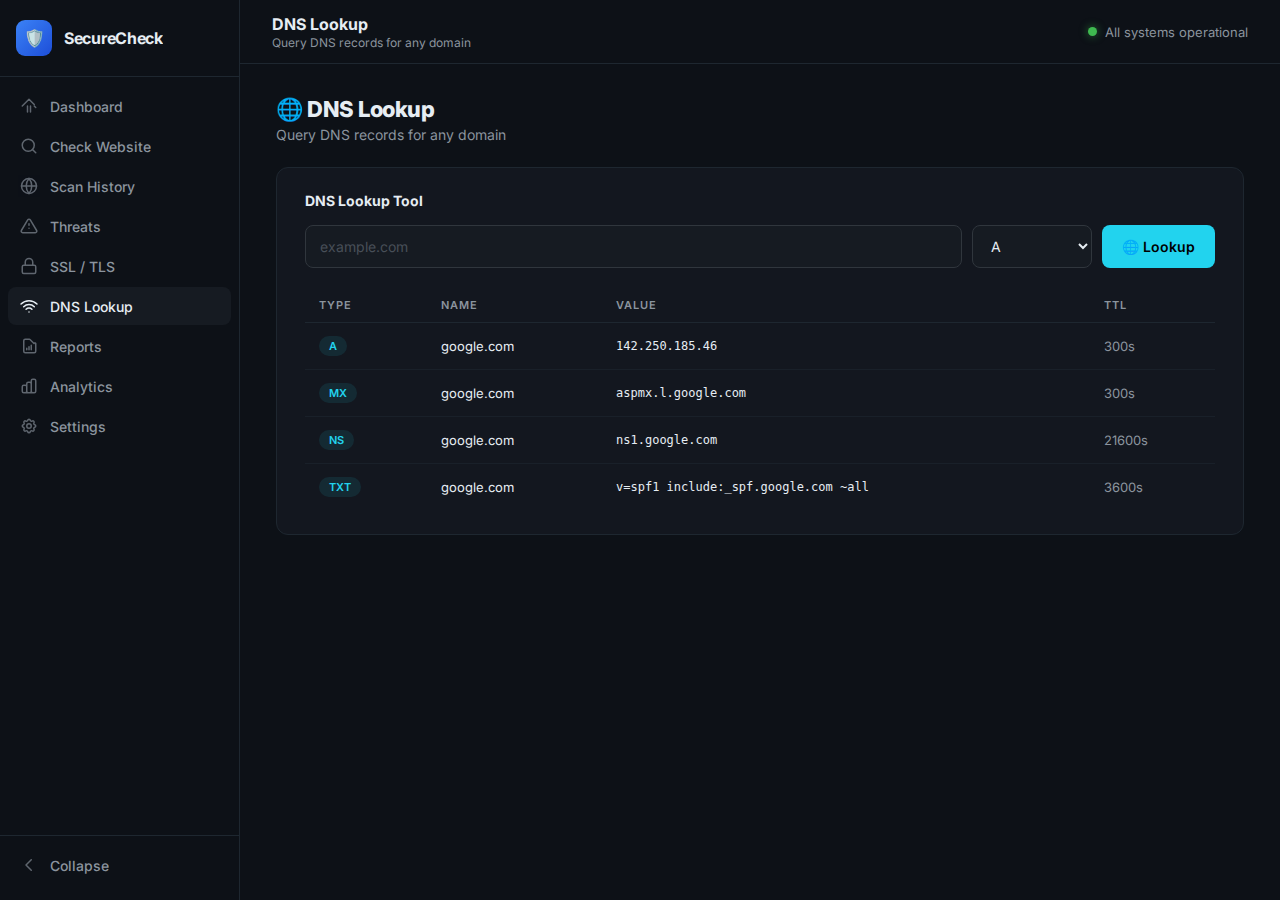
<file: frontend/dns.html>
<!DOCTYPE html>
<html lang="en">
<head>
  <meta charset="UTF-8">
  <meta name="viewport" content="width=device-width, initial-scale=1.0">
  <title>SecureCheck – DNS Lookup</title>
  <link href="https://fonts.googleapis.com/css2?family=Inter:wght@300;400;500;600;700;800;900&display=swap" rel="stylesheet">
  <link rel="stylesheet" href="style.css">
</head>
<body>
  <aside class="sidebar" id="sidebar">
    <div class="logo-area"><div class="logo-icon">🛡️</div><span class="nav-label logo-name">SecureCheck</span></div>
    <nav class="nav">
      <a href="index.html"     class="nav-item" title="Dashboard"><svg fill="none" stroke="currentColor" stroke-width="2" viewBox="0 0 24 24"><path stroke-linecap="round" stroke-linejoin="round" d="M3 12l2-2m0 0l7-7 7 7m-9 2v8m4-8v8m5-8l2 2"/></svg><span class="nav-label">Dashboard</span></a>
      <a href="check.html"    class="nav-item" title="Check Website"><svg fill="none" stroke="currentColor" stroke-width="2" viewBox="0 0 24 24"><circle cx="11" cy="11" r="8"/><path stroke-linecap="round" d="M21 21l-4.35-4.35"/></svg><span class="nav-label">Check Website</span></a>
      <a href="history.html"  class="nav-item" title="Scan History"><svg fill="none" stroke="currentColor" stroke-width="2" viewBox="0 0 24 24"><circle cx="12" cy="12" r="10"/><path stroke-linecap="round" d="M2 12h20M12 2a15.3 15.3 0 010 20M12 2a15.3 15.3 0 000 20"/></svg><span class="nav-label">Scan History</span></a>
      <a href="threats.html"  class="nav-item" title="Threats"><svg fill="none" stroke="currentColor" stroke-width="2" viewBox="0 0 24 24"><path stroke-linecap="round" stroke-linejoin="round" d="M12 9v2m0 4h.01M10.29 3.86L1.82 18a2 2 0 001.71 3h16.94a2 2 0 001.71-3L13.71 3.86a2 2 0 00-3.42 0z"/></svg><span class="nav-label">Threats</span></a>
      <a href="ssl.html"      class="nav-item" title="SSL / TLS"><svg fill="none" stroke="currentColor" stroke-width="2" viewBox="0 0 24 24"><rect x="3" y="11" width="18" height="11" rx="2"/><path stroke-linecap="round" d="M7 11V7a5 5 0 0110 0v4"/></svg><span class="nav-label">SSL / TLS</span></a>
      <a href="dns.html"      class="nav-item active" title="DNS Lookup"><svg fill="none" stroke="currentColor" stroke-width="2" viewBox="0 0 24 24"><path stroke-linecap="round" stroke-linejoin="round" d="M8.111 16.404a5.5 5.5 0 017.778 0M12 20h.01m-7.08-7.071c3.904-3.905 10.236-3.905 14.141 0M1.394 9.393c5.857-5.857 15.355-5.857 21.213 0"/></svg><span class="nav-label">DNS Lookup</span></a>
      <a href="reports.html"  class="nav-item" title="Reports"><svg fill="none" stroke="currentColor" stroke-width="2" viewBox="0 0 24 24"><path stroke-linecap="round" stroke-linejoin="round" d="M9 17v-2m3 2v-4m3 4v-6m2 10H7a2 2 0 01-2-2V5a2 2 0 012-2h5.586a1 1 0 01.707.293l5.414 5.414A1 1 0 0121 9.414V19a2 2 0 01-2 2z"/></svg><span class="nav-label">Reports</span></a>
      <a href="analytics.html" class="nav-item" title="Analytics"><svg fill="none" stroke="currentColor" stroke-width="2" viewBox="0 0 24 24"><path stroke-linecap="round" stroke-linejoin="round" d="M9 19v-6a2 2 0 00-2-2H5a2 2 0 00-2 2v6a2 2 0 002 2h2a2 2 0 002-2zm0 0V9a2 2 0 012-2h2a2 2 0 012 2v10m-6 0a2 2 0 002 2h2a2 2 0 002-2m0 0V5a2 2 0 012-2h2a2 2 0 012 2v14a2 2 0 01-2 2h-2a2 2 0 01-2-2z"/></svg><span class="nav-label">Analytics</span></a>
      <a href="settings.html" class="nav-item" title="Settings"><svg fill="none" stroke="currentColor" stroke-width="2" viewBox="0 0 24 24"><path stroke-linecap="round" stroke-linejoin="round" d="M10.325 4.317c.426-1.756 2.924-1.756 3.35 0a1.724 1.724 0 002.573 1.066c1.543-.94 3.31.826 2.37 2.37a1.724 1.724 0 001.065 2.572c1.756.426 1.756 2.924 0 3.35a1.724 1.724 0 00-1.066 2.573c.94 1.543-.826 3.31-2.37 2.37a1.724 1.724 0 00-2.572 1.065c-.426 1.756-2.924 1.756-3.35 0a1.724 1.724 0 00-2.573-1.066c-1.543.94-3.31-.826-2.37-2.37a1.724 1.724 0 00-1.065-2.572c-1.756-.426-1.756-2.924 0-3.35a1.724 1.724 0 001.066-2.573c-.94-1.543.826-3.31 2.37-2.37.996.608 2.296.07 2.572-1.065z"/><circle cx="12" cy="12" r="3"/></svg><span class="nav-label">Settings</span></a>
    </nav>
    <div class="sidebar-bottom"><button class="collapse-btn" id="collapseBtn" title="Collapse"><svg class="collapse-arrow" fill="none" stroke="currentColor" stroke-width="2" viewBox="0 0 24 24"><path stroke-linecap="round" stroke-linejoin="round" d="M15 19l-7-7 7-7"/></svg><span class="nav-label">Collapse</span></button></div>
  </aside>
  <main class="main" id="mainContent">
    <div class="topbar">
      <div class="topbar-title"><h1>DNS Lookup</h1><p>Query DNS records for any domain</p></div>
      <div class="status-pill"><div class="status-dot"></div>All systems operational</div>
    </div>
    <div class="content">
      <div class="page-body">
        <div class="page-header"><h2>🌐 DNS Lookup</h2><p>Query DNS records for any domain</p></div>
        <div class="card">
  <div class="card-title">DNS Lookup Tool</div>
  <div style="display:flex;gap:10px;flex-wrap:wrap;margin-bottom:20px;">
    <input class="input-field" type="text" placeholder="example.com" style="flex:1;min-width:200px;">
    <select class="input-field" style="width:120px;"><option>A</option><option>AAAA</option><option>MX</option><option>TXT</option><option>CNAME</option><option>NS</option></select>
    <button class="btn btn-primary">🌐 Lookup</button>
  </div>
  <table class="data-table">
    <thead><tr><th>Type</th><th>Name</th><th>Value</th><th>TTL</th></tr></thead>
    <tbody>
      <tr><td><span class="badge badge-info">A</span></td><td>google.com</td><td style="font-family:monospace;font-size:12px;">142.250.185.46</td><td style="color:var(--muted)">300s</td></tr>
      <tr><td><span class="badge badge-info">MX</span></td><td>google.com</td><td style="font-family:monospace;font-size:12px;">aspmx.l.google.com</td><td style="color:var(--muted)">300s</td></tr>
      <tr><td><span class="badge badge-info">NS</span></td><td>google.com</td><td style="font-family:monospace;font-size:12px;">ns1.google.com</td><td style="color:var(--muted)">21600s</td></tr>
      <tr><td><span class="badge badge-info">TXT</span></td><td>google.com</td><td style="font-family:monospace;font-size:12px;">v=spf1 include:_spf.google.com ~all</td><td style="color:var(--muted)">3600s</td></tr>
    </tbody>
  </table>
</div>
      </div>
    </div>
  </main>
  <script src="script.js"></script>
</body>
</html>
</file>
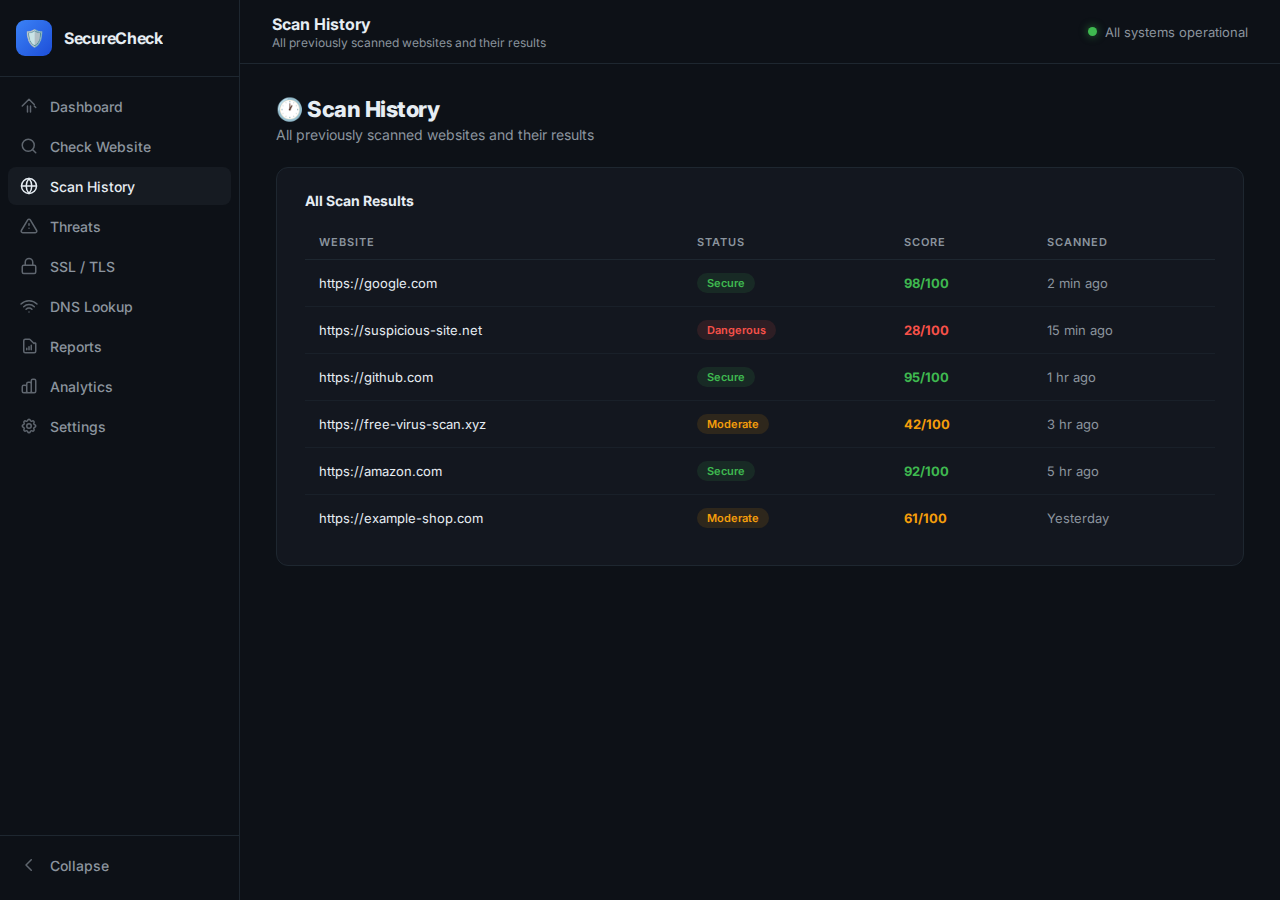
<file: frontend/history.html>
<!DOCTYPE html>
<html lang="en">
<head>
  <meta charset="UTF-8">
  <meta name="viewport" content="width=device-width, initial-scale=1.0">
  <title>SecureCheck – Scan History</title>
  <link href="https://fonts.googleapis.com/css2?family=Inter:wght@300;400;500;600;700;800;900&display=swap" rel="stylesheet">
  <link rel="stylesheet" href="style.css">
</head>
<body>
  <aside class="sidebar" id="sidebar">
    <div class="logo-area"><div class="logo-icon">🛡️</div><span class="nav-label logo-name">SecureCheck</span></div>
    <nav class="nav">
      <a href="index.html"     class="nav-item" title="Dashboard"><svg fill="none" stroke="currentColor" stroke-width="2" viewBox="0 0 24 24"><path stroke-linecap="round" stroke-linejoin="round" d="M3 12l2-2m0 0l7-7 7 7m-9 2v8m4-8v8m5-8l2 2"/></svg><span class="nav-label">Dashboard</span></a>
      <a href="check.html"    class="nav-item" title="Check Website"><svg fill="none" stroke="currentColor" stroke-width="2" viewBox="0 0 24 24"><circle cx="11" cy="11" r="8"/><path stroke-linecap="round" d="M21 21l-4.35-4.35"/></svg><span class="nav-label">Check Website</span></a>
      <a href="history.html"  class="nav-item active" title="Scan History"><svg fill="none" stroke="currentColor" stroke-width="2" viewBox="0 0 24 24"><circle cx="12" cy="12" r="10"/><path stroke-linecap="round" d="M2 12h20M12 2a15.3 15.3 0 010 20M12 2a15.3 15.3 0 000 20"/></svg><span class="nav-label">Scan History</span></a>
      <a href="threats.html"  class="nav-item" title="Threats"><svg fill="none" stroke="currentColor" stroke-width="2" viewBox="0 0 24 24"><path stroke-linecap="round" stroke-linejoin="round" d="M12 9v2m0 4h.01M10.29 3.86L1.82 18a2 2 0 001.71 3h16.94a2 2 0 001.71-3L13.71 3.86a2 2 0 00-3.42 0z"/></svg><span class="nav-label">Threats</span></a>
      <a href="ssl.html"      class="nav-item" title="SSL / TLS"><svg fill="none" stroke="currentColor" stroke-width="2" viewBox="0 0 24 24"><rect x="3" y="11" width="18" height="11" rx="2"/><path stroke-linecap="round" d="M7 11V7a5 5 0 0110 0v4"/></svg><span class="nav-label">SSL / TLS</span></a>
      <a href="dns.html"      class="nav-item" title="DNS Lookup"><svg fill="none" stroke="currentColor" stroke-width="2" viewBox="0 0 24 24"><path stroke-linecap="round" stroke-linejoin="round" d="M8.111 16.404a5.5 5.5 0 017.778 0M12 20h.01m-7.08-7.071c3.904-3.905 10.236-3.905 14.141 0M1.394 9.393c5.857-5.857 15.355-5.857 21.213 0"/></svg><span class="nav-label">DNS Lookup</span></a>
      <a href="reports.html"  class="nav-item" title="Reports"><svg fill="none" stroke="currentColor" stroke-width="2" viewBox="0 0 24 24"><path stroke-linecap="round" stroke-linejoin="round" d="M9 17v-2m3 2v-4m3 4v-6m2 10H7a2 2 0 01-2-2V5a2 2 0 012-2h5.586a1 1 0 01.707.293l5.414 5.414A1 1 0 0121 9.414V19a2 2 0 01-2 2z"/></svg><span class="nav-label">Reports</span></a>
      <a href="analytics.html" class="nav-item" title="Analytics"><svg fill="none" stroke="currentColor" stroke-width="2" viewBox="0 0 24 24"><path stroke-linecap="round" stroke-linejoin="round" d="M9 19v-6a2 2 0 00-2-2H5a2 2 0 00-2 2v6a2 2 0 002 2h2a2 2 0 002-2zm0 0V9a2 2 0 012-2h2a2 2 0 012 2v10m-6 0a2 2 0 002 2h2a2 2 0 002-2m0 0V5a2 2 0 012-2h2a2 2 0 012 2v14a2 2 0 01-2 2h-2a2 2 0 01-2-2z"/></svg><span class="nav-label">Analytics</span></a>
      <a href="settings.html" class="nav-item" title="Settings"><svg fill="none" stroke="currentColor" stroke-width="2" viewBox="0 0 24 24"><path stroke-linecap="round" stroke-linejoin="round" d="M10.325 4.317c.426-1.756 2.924-1.756 3.35 0a1.724 1.724 0 002.573 1.066c1.543-.94 3.31.826 2.37 2.37a1.724 1.724 0 001.065 2.572c1.756.426 1.756 2.924 0 3.35a1.724 1.724 0 00-1.066 2.573c.94 1.543-.826 3.31-2.37 2.37a1.724 1.724 0 00-2.572 1.065c-.426 1.756-2.924 1.756-3.35 0a1.724 1.724 0 00-2.573-1.066c-1.543.94-3.31-.826-2.37-2.37a1.724 1.724 0 00-1.065-2.572c-1.756-.426-1.756-2.924 0-3.35a1.724 1.724 0 001.066-2.573c-.94-1.543.826-3.31 2.37-2.37.996.608 2.296.07 2.572-1.065z"/><circle cx="12" cy="12" r="3"/></svg><span class="nav-label">Settings</span></a>
    </nav>
    <div class="sidebar-bottom"><button class="collapse-btn" id="collapseBtn" title="Collapse"><svg class="collapse-arrow" fill="none" stroke="currentColor" stroke-width="2" viewBox="0 0 24 24"><path stroke-linecap="round" stroke-linejoin="round" d="M15 19l-7-7 7-7"/></svg><span class="nav-label">Collapse</span></button></div>
  </aside>
  <main class="main" id="mainContent">
    <div class="topbar">
      <div class="topbar-title"><h1>Scan History</h1><p>All previously scanned websites and their results</p></div>
      <div class="status-pill"><div class="status-dot"></div>All systems operational</div>
    </div>
    <div class="content">
      <div class="page-body">
        <div class="page-header"><h2>🕐 Scan History</h2><p>All previously scanned websites and their results</p></div>
        <div class="card">
  <div class="card-title">All Scan Results</div>
  <table class="data-table">
    <thead><tr><th>Website</th><th>Status</th><th>Score</th><th>Scanned</th></tr></thead>
    <tbody>
      <tr><td>https://google.com</td><td><span class="badge badge-secure">Secure</span></td><td style="color:var(--green);font-weight:700;">98/100</td><td style="color:var(--muted)">2 min ago</td></tr>
      <tr><td>https://suspicious-site.net</td><td><span class="badge badge-danger">Dangerous</span></td><td style="color:var(--red);font-weight:700;">28/100</td><td style="color:var(--muted)">15 min ago</td></tr>
      <tr><td>https://github.com</td><td><span class="badge badge-secure">Secure</span></td><td style="color:var(--green);font-weight:700;">95/100</td><td style="color:var(--muted)">1 hr ago</td></tr>
      <tr><td>https://free-virus-scan.xyz</td><td><span class="badge badge-moderate">Moderate</span></td><td style="color:var(--yellow);font-weight:700;">42/100</td><td style="color:var(--muted)">3 hr ago</td></tr>
      <tr><td>https://amazon.com</td><td><span class="badge badge-secure">Secure</span></td><td style="color:var(--green);font-weight:700;">92/100</td><td style="color:var(--muted)">5 hr ago</td></tr>
      <tr><td>https://example-shop.com</td><td><span class="badge badge-moderate">Moderate</span></td><td style="color:var(--yellow);font-weight:700;">61/100</td><td style="color:var(--muted)">Yesterday</td></tr>
    </tbody>
  </table>
</div>
      </div>
    </div>
  </main>
  <script src="script.js"></script>
</body>
</html>
</file>
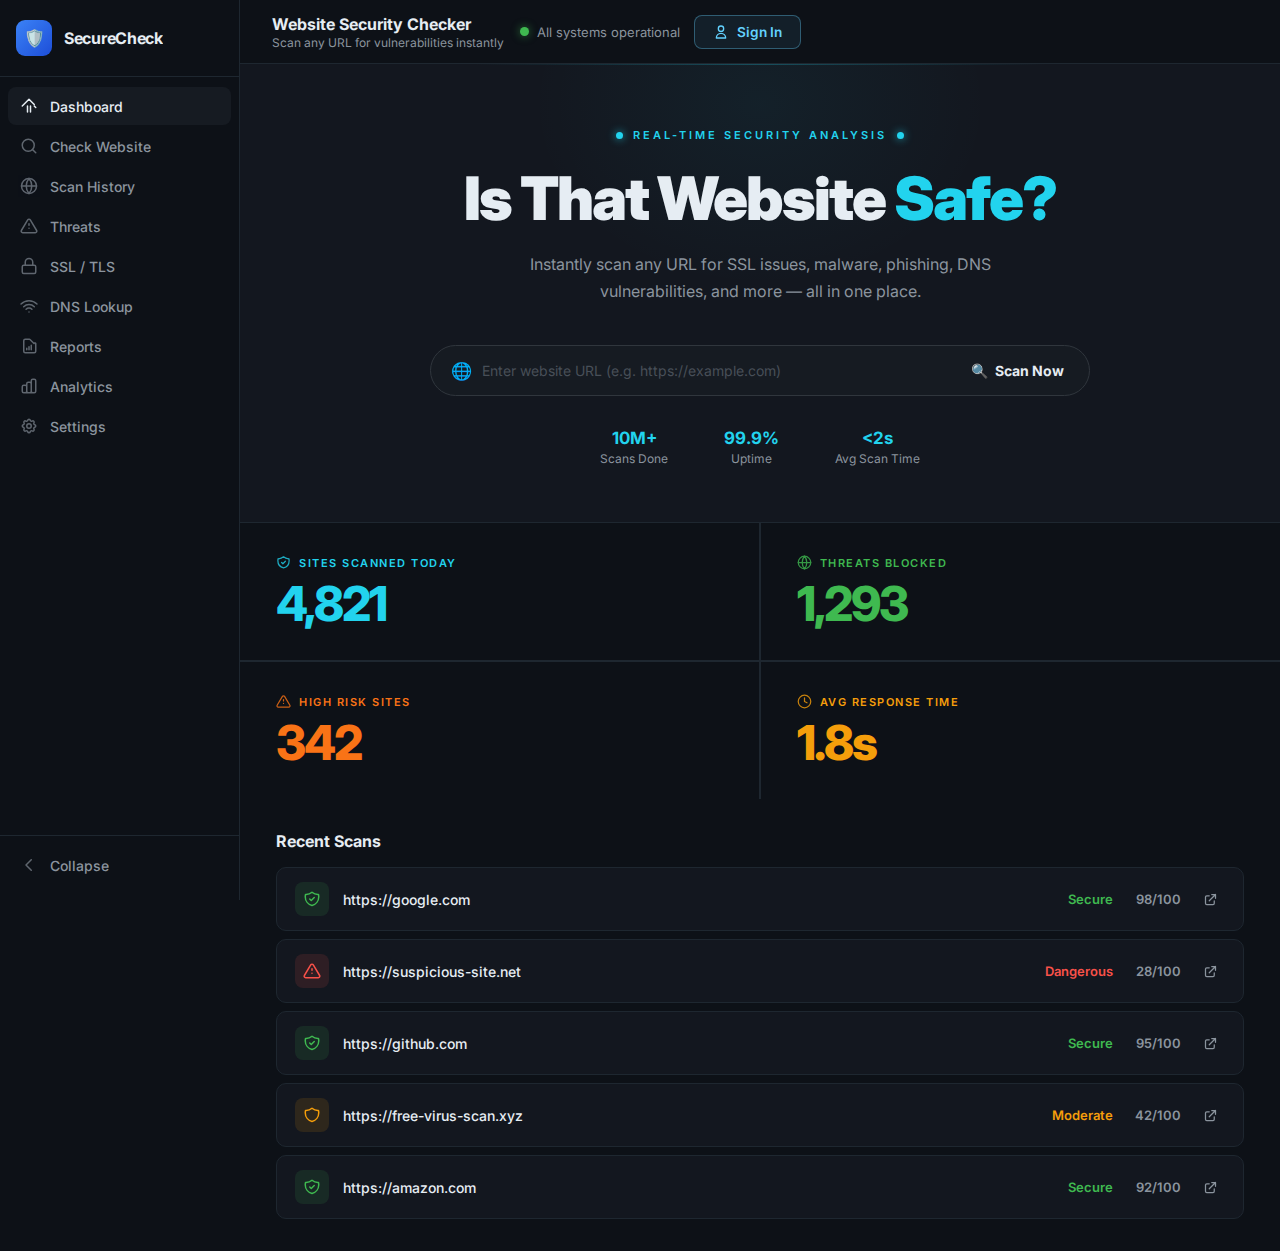
<file: frontend/indexx.html>
<!DOCTYPE html>
<html lang="en">
<head>
  <meta charset="UTF-8">
  <meta name="viewport" content="width=device-width, initial-scale=1.0">
  <title>SecureCheck – Dashboard</title>
  <link href="https://fonts.googleapis.com/css2?family=Inter:wght@300;400;500;600;700;800;900&display=swap" rel="stylesheet">
  <link rel="stylesheet" href="style.css">
  <style>
    /* ── AUTH BUTTON ── */
    .auth-btn {
      display: flex;
      align-items: center;
      gap: 8px;
      padding: 8px 18px;
      border-radius: 8px;
      border: 1.5px solid rgba(99,210,255,0.35);
      background: rgba(99,210,255,0.08);
      color: #63d2ff;
      font-family: inherit;
      font-size: 0.85rem;
      font-weight: 600;
      cursor: pointer;
      transition: background 0.2s, border-color 0.2s, transform 0.1s;
      white-space: nowrap;
    }
    .auth-btn:hover {
      background: rgba(99,210,255,0.18);
      border-color: rgba(99,210,255,0.65);
      transform: translateY(-1px);
    }
    .auth-btn svg { width:16px; height:16px; flex-shrink:0; }

    /* signed-in pill */
    .user-pill {
      display: flex;
      align-items: center;
      gap: 10px;
    }
    .user-avatar {
      width: 34px;
      height: 34px;
      border-radius: 50%;
      background: linear-gradient(135deg, #63d2ff 0%, #4a90e2 100%);
      display: flex;
      align-items: center;
      justify-content: center;
      font-weight: 700;
      font-size: 0.8rem;
      color: #0a0f1e;
      flex-shrink: 0;
    }
    .user-name {
      font-size: 0.85rem;
      font-weight: 600;
      color: #e0eaff;
    }
    .signout-btn {
      display: flex;
      align-items: center;
      gap: 6px;
      padding: 6px 14px;
      border-radius: 7px;
      border: 1.5px solid rgba(255,100,100,0.35);
      background: rgba(255,100,100,0.07);
      color: #ff8080;
      font-family: inherit;
      font-size: 0.8rem;
      font-weight: 600;
      cursor: pointer;
      transition: background 0.2s, border-color 0.2s;
    }
    .signout-btn:hover {
      background: rgba(255,100,100,0.18);
      border-color: rgba(255,100,100,0.6);
    }
    .signout-btn svg { width:14px; height:14px; }

    /* ── MODAL OVERLAY ── */
    .modal-overlay {
      display: none;
      position: fixed;
      inset: 0;
      background: rgba(5,10,30,0.75);
      backdrop-filter: blur(6px);
      z-index: 9999;
      align-items: center;
      justify-content: center;
    }
    .modal-overlay.open { display: flex; }

    .modal {
      background: #0d1528;
      border: 1px solid rgba(99,210,255,0.18);
      border-radius: 18px;
      padding: 40px 36px 36px;
      width: 100%;
      max-width: 420px;
      box-shadow: 0 24px 80px rgba(0,0,0,0.6), 0 0 0 1px rgba(99,210,255,0.06);
      animation: modalIn 0.25s cubic-bezier(.34,1.56,.64,1) both;
      position: relative;
    }
    @keyframes modalIn {
      from { opacity:0; transform: scale(0.92) translateY(16px); }
      to   { opacity:1; transform: scale(1)    translateY(0); }
    }

    .modal-close {
      position: absolute;
      top: 16px; right: 18px;
      background: none;
      border: none;
      color: #556;
      font-size: 1.4rem;
      cursor: pointer;
      line-height: 1;
      padding: 4px;
      transition: color 0.15s;
    }
    .modal-close:hover { color: #aac; }

    .modal-logo {
      font-size: 2rem;
      text-align: center;
      margin-bottom: 6px;
    }
    .modal-title {
      text-align: center;
      font-size: 1.35rem;
      font-weight: 800;
      color: #e0eaff;
      margin-bottom: 4px;
    }
    .modal-sub {
      text-align: center;
      font-size: 0.82rem;
      color: #556080;
      margin-bottom: 28px;
    }

    /* tabs */
    .modal-tabs {
      display: flex;
      gap: 4px;
      background: rgba(255,255,255,0.04);
      border-radius: 9px;
      padding: 4px;
      margin-bottom: 26px;
    }
    .modal-tab {
      flex: 1;
      padding: 8px;
      border-radius: 6px;
      border: none;
      background: none;
      color: #556080;
      font-family: inherit;
      font-size: 0.85rem;
      font-weight: 600;
      cursor: pointer;
      transition: background 0.18s, color 0.18s;
    }
    .modal-tab.active {
      background: rgba(99,210,255,0.14);
      color: #63d2ff;
    }

    .modal-form { display: flex; flex-direction: column; gap: 14px; }

    .form-group { display: flex; flex-direction: column; gap: 6px; }
    .form-label {
      font-size: 0.78rem;
      font-weight: 600;
      color: #7080a0;
      text-transform: uppercase;
      letter-spacing: 0.05em;
    }
    .form-input {
      background: rgba(255,255,255,0.05);
      border: 1.5px solid rgba(99,210,255,0.15);
      border-radius: 9px;
      padding: 11px 14px;
      color: #e0eaff;
      font-family: inherit;
      font-size: 0.9rem;
      outline: none;
      transition: border-color 0.2s, background 0.2s;
    }
    .form-input:focus {
      border-color: rgba(99,210,255,0.5);
      background: rgba(99,210,255,0.06);
    }
    .form-input::placeholder { color: #3a4560; }

    .form-submit {
      margin-top: 6px;
      padding: 13px;
      border-radius: 10px;
      border: none;
      background: linear-gradient(135deg, #63d2ff 0%, #4a90e2 100%);
      color: #050d1e;
      font-family: inherit;
      font-size: 0.95rem;
      font-weight: 700;
      cursor: pointer;
      transition: opacity 0.18s, transform 0.1s;
    }
    .form-submit:hover { opacity: 0.88; transform: translateY(-1px); }
    .form-submit:active { transform: translateY(0); }

    .form-error {
      font-size: 0.8rem;
      color: #ff6060;
      text-align: center;
      min-height: 18px;
    }
    .form-divider {
      display: flex;
      align-items: center;
      gap: 10px;
      color: #2a3550;
      font-size: 0.75rem;
    }
    .form-divider::before, .form-divider::after {
      content:'';
      flex:1;
      height:1px;
      background: rgba(99,210,255,0.1);
    }

    /* toast */
    .toast {
      position: fixed;
      bottom: 28px;
      left: 50%;
      transform: translateX(-50%) translateY(60px);
      background: #0d1528;
      border: 1px solid rgba(99,210,255,0.25);
      border-radius: 10px;
      padding: 12px 22px;
      color: #63d2ff;
      font-size: 0.88rem;
      font-weight: 600;
      z-index: 99999;
      transition: transform 0.35s cubic-bezier(.34,1.56,.64,1), opacity 0.3s;
      opacity: 0;
      white-space: nowrap;
    }
    .toast.show {
      transform: translateX(-50%) translateY(0);
      opacity: 1;
    }
  </style>
</head>
<body>

  <!-- ══════════ SIDEBAR ══════════ -->
  <aside class="sidebar" id="sidebar">
    <div class="logo-area">
      <div class="logo-icon">🛡️</div>
      <span class="nav-label logo-name">SecureCheck</span>
    </div>
    <nav class="nav">
      <a href="index.html" class="nav-item active" title="Dashboard">
        <svg fill="none" stroke="currentColor" stroke-width="2" viewBox="0 0 24 24"><path stroke-linecap="round" stroke-linejoin="round" d="M3 12l2-2m0 0l7-7 7 7m-9 2v8m4-8v8m5-8l2 2"/></svg>
        <span class="nav-label">Dashboard</span>
      </a>
      <a href="check.html" class="nav-item" title="Check Website">
        <svg fill="none" stroke="currentColor" stroke-width="2" viewBox="0 0 24 24"><circle cx="11" cy="11" r="8"/><path stroke-linecap="round" d="M21 21l-4.35-4.35"/></svg>
        <span class="nav-label">Check Website</span>
      </a>
      <a href="history.html" class="nav-item" title="Scan History">
        <svg fill="none" stroke="currentColor" stroke-width="2" viewBox="0 0 24 24"><circle cx="12" cy="12" r="10"/><path stroke-linecap="round" d="M2 12h20M12 2a15.3 15.3 0 010 20M12 2a15.3 15.3 0 000 20"/></svg>
        <span class="nav-label">Scan History</span>
      </a>
      <a href="threats.html" class="nav-item" title="Threats">
        <svg fill="none" stroke="currentColor" stroke-width="2" viewBox="0 0 24 24"><path stroke-linecap="round" stroke-linejoin="round" d="M12 9v2m0 4h.01M10.29 3.86L1.82 18a2 2 0 001.71 3h16.94a2 2 0 001.71-3L13.71 3.86a2 2 0 00-3.42 0z"/></svg>
        <span class="nav-label">Threats</span>
      </a>
      <a href="ssl.html" class="nav-item" title="SSL / TLS">
        <svg fill="none" stroke="currentColor" stroke-width="2" viewBox="0 0 24 24"><rect x="3" y="11" width="18" height="11" rx="2"/><path stroke-linecap="round" d="M7 11V7a5 5 0 0110 0v4"/></svg>
        <span class="nav-label">SSL / TLS</span>
      </a>
      <a href="dns.html" class="nav-item" title="DNS Lookup">
        <svg fill="none" stroke="currentColor" stroke-width="2" viewBox="0 0 24 24"><path stroke-linecap="round" stroke-linejoin="round" d="M8.111 16.404a5.5 5.5 0 017.778 0M12 20h.01m-7.08-7.071c3.904-3.905 10.236-3.905 14.141 0M1.394 9.393c5.857-5.857 15.355-5.857 21.213 0"/></svg>
        <span class="nav-label">DNS Lookup</span>
      </a>
      <a href="reports.html" class="nav-item" title="Reports">
        <svg fill="none" stroke="currentColor" stroke-width="2" viewBox="0 0 24 24"><path stroke-linecap="round" stroke-linejoin="round" d="M9 17v-2m3 2v-4m3 4v-6m2 10H7a2 2 0 01-2-2V5a2 2 0 012-2h5.586a1 1 0 01.707.293l5.414 5.414A1 1 0 0121 9.414V19a2 2 0 01-2 2z"/></svg>
        <span class="nav-label">Reports</span>
      </a>
      <a href="analytics.html" class="nav-item" title="Analytics">
        <svg fill="none" stroke="currentColor" stroke-width="2" viewBox="0 0 24 24"><path stroke-linecap="round" stroke-linejoin="round" d="M9 19v-6a2 2 0 00-2-2H5a2 2 0 00-2 2v6a2 2 0 002 2h2a2 2 0 002-2zm0 0V9a2 2 0 012-2h2a2 2 0 012 2v10m-6 0a2 2 0 002 2h2a2 2 0 002-2m0 0V5a2 2 0 012-2h2a2 2 0 012 2v14a2 2 0 01-2 2h-2a2 2 0 01-2-2z"/></svg>
        <span class="nav-label">Analytics</span>
      </a>
      <a href="settings.html" class="nav-item" title="Settings">
        <svg fill="none" stroke="currentColor" stroke-width="2" viewBox="0 0 24 24"><path stroke-linecap="round" stroke-linejoin="round" d="M10.325 4.317c.426-1.756 2.924-1.756 3.35 0a1.724 1.724 0 002.573 1.066c1.543-.94 3.31.826 2.37 2.37a1.724 1.724 0 001.065 2.572c1.756.426 1.756 2.924 0 3.35a1.724 1.724 0 00-1.066 2.573c.94 1.543-.826 3.31-2.37 2.37a1.724 1.724 0 00-2.572 1.065c-.426 1.756-2.924 1.756-3.35 0a1.724 1.724 0 00-2.573-1.066c-1.543.94-3.31-.826-2.37-2.37a1.724 1.724 0 00-1.065-2.572c-1.756-.426-1.756-2.924 0-3.35a1.724 1.724 0 001.066-2.573c-.94-1.543.826-3.31 2.37-2.37.996.608 2.296.07 2.572-1.065z"/><circle cx="12" cy="12" r="3"/></svg>
        <span class="nav-label">Settings</span>
      </a>
    </nav>
    <div class="sidebar-bottom">
      <button class="collapse-btn" id="collapseBtn" title="Collapse">
        <svg class="collapse-arrow" fill="none" stroke="currentColor" stroke-width="2" viewBox="0 0 24 24"><path stroke-linecap="round" stroke-linejoin="round" d="M15 19l-7-7 7-7"/></svg>
        <span class="nav-label">Collapse</span>
      </button>
    </div>
  </aside>

  <!-- ══════════ MAIN ══════════ -->
  <main class="main" id="mainContent">
    <div class="topbar">
      <div class="topbar-title">
        <h1>Website Security Checker</h1>
        <p>Scan any URL for vulnerabilities instantly</p>
      </div>

      <div style="display:flex;align-items:center;gap:14px;">
        <!-- Status pill -->
        <div class="status-pill">
          <div class="status-dot"></div>
          All systems operational
        </div>

        <!-- Auth area (switches between login btn and user pill) -->
        <div id="authArea">
          <!-- shown when logged out -->
          <button class="auth-btn" id="loginBtn">
            <svg fill="none" stroke="currentColor" stroke-width="2" viewBox="0 0 24 24">
              <path stroke-linecap="round" stroke-linejoin="round" d="M16 7a4 4 0 11-8 0 4 4 0 018 0zM12 14a7 7 0 00-7 7h14a7 7 0 00-7-7z"/>
            </svg>
            Sign In
          </button>

          <!-- shown when logged in (hidden by default) -->
          <div class="user-pill" id="userPill" style="display:none;">
            <div class="user-avatar" id="userAvatar">?</div>
            <span class="user-name" id="userName">User</span>
            <button class="signout-btn" id="signOutBtn">
              <svg fill="none" stroke="currentColor" stroke-width="2" viewBox="0 0 24 24">
                <path stroke-linecap="round" stroke-linejoin="round" d="M17 16l4-4m0 0l-4-4m4 4H7m6 4v1a3 3 0 01-3 3H6a3 3 0 01-3-3V7a3 3 0 013-3h4a3 3 0 013 3v1"/>
              </svg>
              Sign Out
            </button>
          </div>
        </div>
      </div>
    </div>

    <div class="content">

      <!-- HERO -->
      <section class="hero">
        <div class="hero-eyebrow">
          <div class="dot"></div>
          Real-Time Security Analysis
          <div class="dot"></div>
        </div>
        <h1 class="hero-h1">Is That Website <span class="safe">Safe?</span></h1>
        <p class="hero-desc">
          Instantly scan any URL for SSL issues, malware, phishing, DNS vulnerabilities,
          and more — all in one place.
        </p>
        <div class="url-bar" id="urlBar">
          <span class="globe-icon">🌐</span>
          <input id="urlInput" type="text" placeholder="Enter website URL (e.g. https://example.com)">
          <button class="scan-btn" id="scanBtn">
            <span class="scan-icon">🔍</span><span class="btn-text"> Scan Now</span>
          </button>
        </div>
        <div class="hero-stats">
          <div class="hero-stat"><div class="val">10M+</div><div class="lbl">Scans Done</div></div>
          <div class="hero-stat"><div class="val">99.9%</div><div class="lbl">Uptime</div></div>
          <div class="hero-stat"><div class="val">&lt;2s</div><div class="lbl">Avg Scan Time</div></div>
        </div>
      </section>

      <!-- METRICS -->
      <div class="metrics">
        <div class="metric-card">
          <div class="metric-label cyan">
            <svg fill="none" stroke="currentColor" stroke-width="2" viewBox="0 0 24 24"><path stroke-linecap="round" stroke-linejoin="round" d="M9 12l2 2 4-4m5.618-4.016A11.955 11.955 0 0112 2.944a11.955 11.955 0 01-8.618 3.04A12.02 12.02 0 003 9c0 5.591 3.824 10.29 9 11.622 5.176-1.332 9-6.03 9-11.622 0-1.042-.133-2.052-.382-3.016z"/></svg>
            Sites Scanned Today
          </div>
          <div class="metric-value cyan" id="scanCount">4,821</div>
        </div>
        <div class="metric-card">
          <div class="metric-label green">
            <svg fill="none" stroke="currentColor" stroke-width="2" viewBox="0 0 24 24"><circle cx="12" cy="12" r="10"/><path stroke-linecap="round" d="M2 12h20M12 2a15.3 15.3 0 010 20M12 2a15.3 15.3 0 000 20"/></svg>
            Threats Blocked
          </div>
          <div class="metric-value green">1,293</div>
        </div>
        <div class="metric-card">
          <div class="metric-label orange">
            <svg fill="none" stroke="currentColor" stroke-width="2" viewBox="0 0 24 24"><path stroke-linecap="round" stroke-linejoin="round" d="M12 9v2m0 4h.01M10.29 3.86L1.82 18a2 2 0 001.71 3h16.94a2 2 0 001.71-3L13.71 3.86a2 2 0 00-3.42 0z"/></svg>
            High Risk Sites
          </div>
          <div class="metric-value orange">342</div>
        </div>
        <div class="metric-card">
          <div class="metric-label yellow">
            <svg fill="none" stroke="currentColor" stroke-width="2" viewBox="0 0 24 24"><circle cx="12" cy="12" r="10"/><polyline points="12 6 12 12 16 14" stroke-linecap="round" stroke-linejoin="round"/></svg>
            Avg Response Time
          </div>
          <div class="metric-value yellow">1.8s</div>
        </div>
      </div>

      <!-- RECENT SCANS -->
      <div class="recent-section">
        <h2 class="section-title">Recent Scans</h2>
        <div class="scan-list">
          <div class="scan-row">
            <div class="scan-shield secure"><svg fill="none" stroke="currentColor" stroke-width="2" viewBox="0 0 24 24"><path stroke-linecap="round" stroke-linejoin="round" d="M9 12l2 2 4-4m5.618-4.016A11.955 11.955 0 0112 2.944a11.955 11.955 0 01-8.618 3.04A12.02 12.02 0 003 9c0 5.591 3.824 10.29 9 11.622 5.176-1.332 9-6.03 9-11.622 0-1.042-.133-2.052-.382-3.016z"/></svg></div>
            <span class="scan-url">https://google.com</span>
            <span class="scan-status secure">Secure</span>
            <span class="scan-score secure">98/100</span>
            <a class="scan-link" href="https://google.com" target="_blank"><svg fill="none" stroke="currentColor" stroke-width="2" viewBox="0 0 24 24"><path stroke-linecap="round" stroke-linejoin="round" d="M10 6H6a2 2 0 00-2 2v10a2 2 0 002 2h10a2 2 0 002-2v-4M14 4h6m0 0v6m0-6L10 14"/></svg></a>
          </div>
          <div class="scan-row">
            <div class="scan-shield danger"><svg fill="none" stroke="currentColor" stroke-width="2" viewBox="0 0 24 24"><path stroke-linecap="round" stroke-linejoin="round" d="M12 9v2m0 4h.01M10.29 3.86L1.82 18a2 2 0 001.71 3h16.94a2 2 0 001.71-3L13.71 3.86a2 2 0 00-3.42 0z"/></svg></div>
            <span class="scan-url">https://suspicious-site.net</span>
            <span class="scan-status danger">Dangerous</span>
            <span class="scan-score danger">28/100</span>
            <a class="scan-link" href="#"><svg fill="none" stroke="currentColor" stroke-width="2" viewBox="0 0 24 24"><path stroke-linecap="round" stroke-linejoin="round" d="M10 6H6a2 2 0 00-2 2v10a2 2 0 002 2h10a2 2 0 002-2v-4M14 4h6m0 0v6m0-6L10 14"/></svg></a>
          </div>
          <div class="scan-row">
            <div class="scan-shield secure"><svg fill="none" stroke="currentColor" stroke-width="2" viewBox="0 0 24 24"><path stroke-linecap="round" stroke-linejoin="round" d="M9 12l2 2 4-4m5.618-4.016A11.955 11.955 0 0112 2.944a11.955 11.955 0 01-8.618 3.04A12.02 12.02 0 003 9c0 5.591 3.824 10.29 9 11.622 5.176-1.332 9-6.03 9-11.622 0-1.042-.133-2.052-.382-3.016z"/></svg></div>
            <span class="scan-url">https://github.com</span>
            <span class="scan-status secure">Secure</span>
            <span class="scan-score secure">95/100</span>
            <a class="scan-link" href="https://github.com" target="_blank"><svg fill="none" stroke="currentColor" stroke-width="2" viewBox="0 0 24 24"><path stroke-linecap="round" stroke-linejoin="round" d="M10 6H6a2 2 0 00-2 2v10a2 2 0 002 2h10a2 2 0 002-2v-4M14 4h6m0 0v6m0-6L10 14"/></svg></a>
          </div>
          <div class="scan-row">
            <div class="scan-shield moderate"><svg fill="none" stroke="currentColor" stroke-width="2" viewBox="0 0 24 24"><path stroke-linecap="round" stroke-linejoin="round" d="M20.618 5.984A11.955 11.955 0 0112 2.944a11.955 11.955 0 01-8.618 3.04A12.02 12.02 0 003 9c0 5.591 3.824 10.29 9 11.622 5.176-1.332 9-6.03 9-11.622 0-1.042-.133-2.052-.382-3.016z"/></svg></div>
            <span class="scan-url">https://free-virus-scan.xyz</span>
            <span class="scan-status moderate">Moderate</span>
            <span class="scan-score moderate">42/100</span>
            <a class="scan-link" href="#"><svg fill="none" stroke="currentColor" stroke-width="2" viewBox="0 0 24 24"><path stroke-linecap="round" stroke-linejoin="round" d="M10 6H6a2 2 0 00-2 2v10a2 2 0 002 2h10a2 2 0 002-2v-4M14 4h6m0 0v6m0-6L10 14"/></svg></a>
          </div>
          <div class="scan-row">
            <div class="scan-shield secure"><svg fill="none" stroke="currentColor" stroke-width="2" viewBox="0 0 24 24"><path stroke-linecap="round" stroke-linejoin="round" d="M9 12l2 2 4-4m5.618-4.016A11.955 11.955 0 0112 2.944a11.955 11.955 0 01-8.618 3.04A12.02 12.02 0 003 9c0 5.591 3.824 10.29 9 11.622 5.176-1.332 9-6.03 9-11.622 0-1.042-.133-2.052-.382-3.016z"/></svg></div>
            <span class="scan-url">https://amazon.com</span>
            <span class="scan-status secure">Secure</span>
            <span class="scan-score secure">92/100</span>
            <a class="scan-link" href="https://amazon.com" target="_blank"><svg fill="none" stroke="currentColor" stroke-width="2" viewBox="0 0 24 24"><path stroke-linecap="round" stroke-linejoin="round" d="M10 6H6a2 2 0 00-2 2v10a2 2 0 002 2h10a2 2 0 002-2v-4M14 4h6m0 0v6m0-6L10 14"/></svg></a>
          </div>
        </div>
      </div>

    </div>
  </main>

  <!-- ══════════ AUTH MODAL ══════════ -->
  <div class="modal-overlay" id="authModal">
    <div class="modal">
      <button class="modal-close" id="modalClose">✕</button>
      <div class="modal-logo">🛡️</div>
      <div class="modal-title">SecureCheck</div>
      <div class="modal-sub">Sign in to save your scan history & reports</div>

      <div class="modal-tabs">
        <button class="modal-tab active" id="tabLogin" data-tab="login">Sign In</button>
        <button class="modal-tab" id="tabSignup" data-tab="signup">Create Account</button>
      </div>

      <!-- LOGIN FORM -->
      <div id="formLogin" class="modal-form">
        <div class="form-group">
          <label class="form-label">Email</label>
          <input class="form-input" id="loginEmail" type="email" placeholder="you@example.com" autocomplete="email">
        </div>
        <div class="form-group">
          <label class="form-label">Password</label>
          <input class="form-input" id="loginPassword" type="password" placeholder="••••••••" autocomplete="current-password">
        </div>
        <div class="form-error" id="loginError"></div>
        <button class="form-submit" id="loginSubmit">Sign In →</button>
      </div>

      <!-- SIGNUP FORM -->
      <div id="formSignup" class="modal-form" style="display:none;">
        <div class="form-group">
          <label class="form-label">Full Name</label>
          <input class="form-input" id="signupName" type="text" placeholder="John Doe" autocomplete="name">
        </div>
        <div class="form-group">
          <label class="form-label">Email</label>
          <input class="form-input" id="signupEmail" type="email" placeholder="you@example.com" autocomplete="email">
        </div>
        <div class="form-group">
          <label class="form-label">Password</label>
          <input class="form-input" id="signupPassword" type="password" placeholder="At least 6 characters" autocomplete="new-password">
        </div>
        <div class="form-error" id="signupError"></div>
        <button class="form-submit" id="signupSubmit">Create Account →</button>
      </div>

    </div>
  </div>

  <!-- TOAST -->
  <div class="toast" id="toast"></div>

  <script src="script.js"></script>
</body>
</html>
</file>
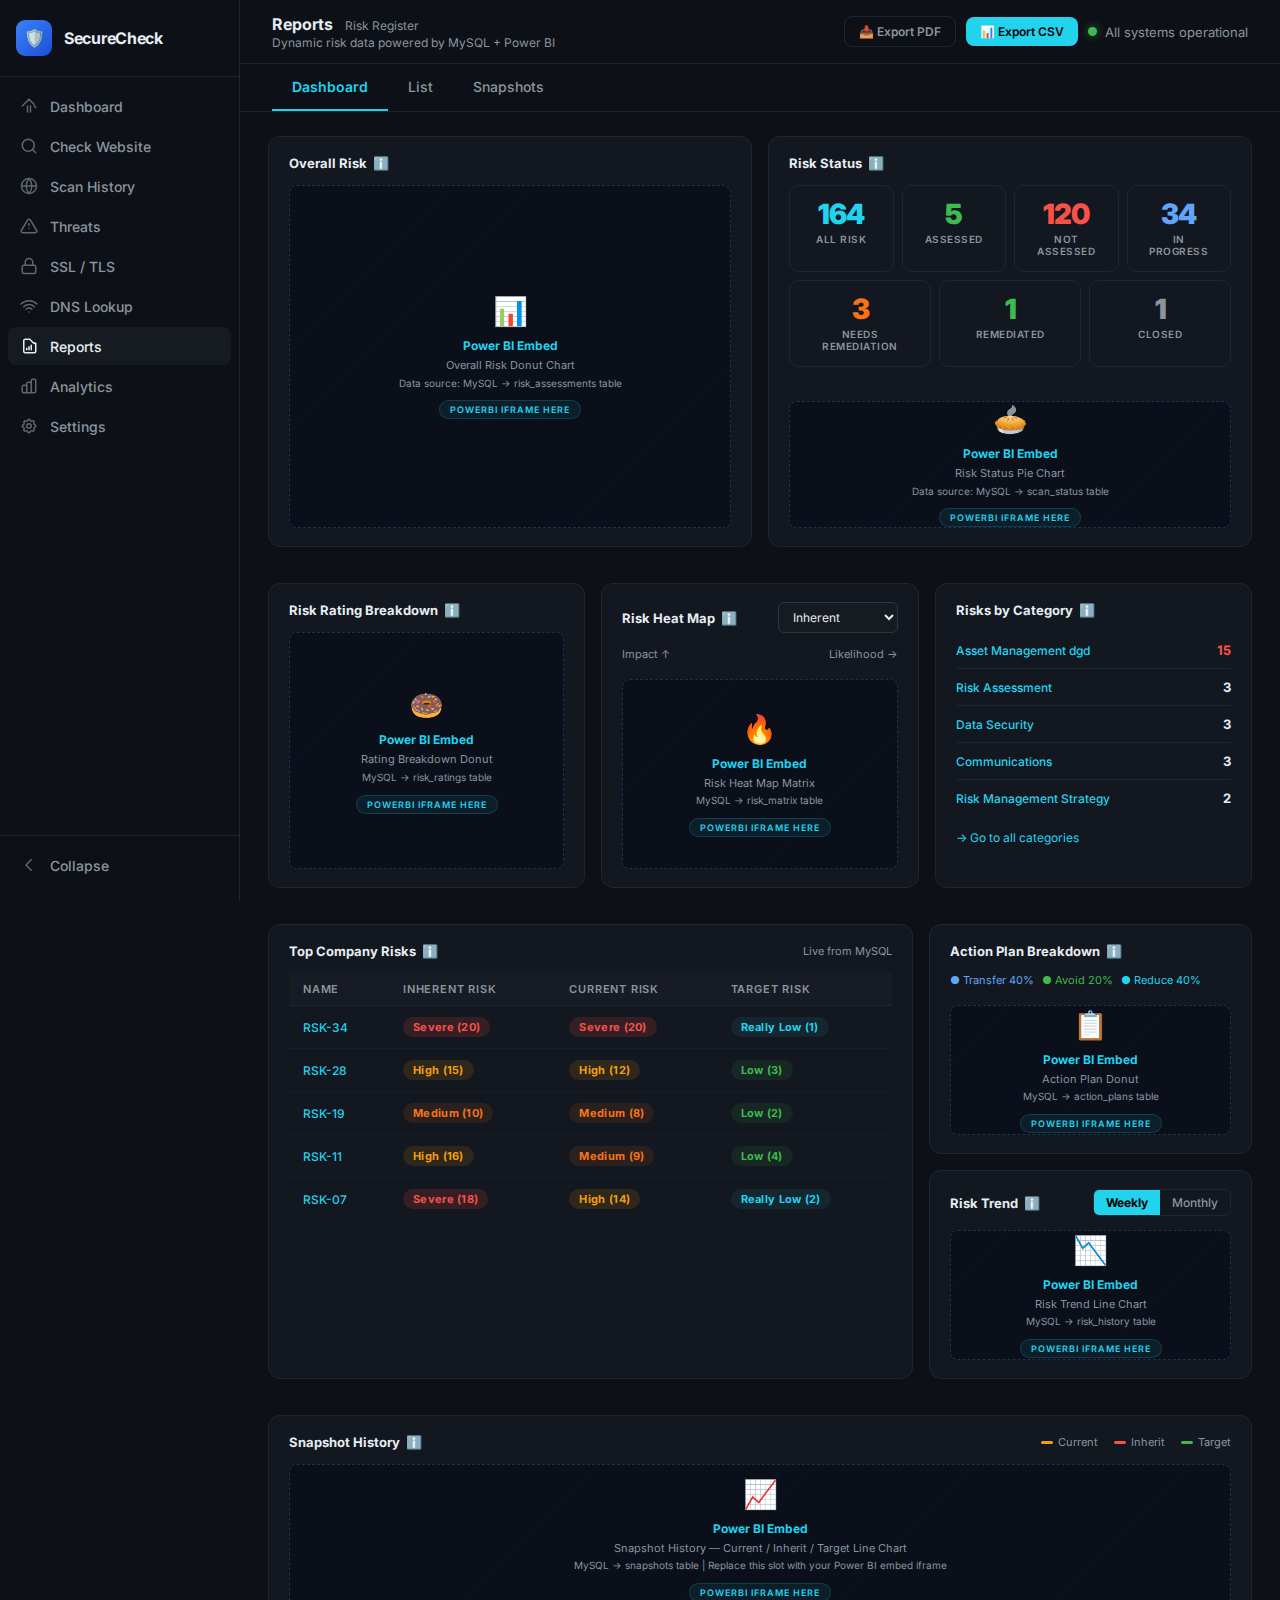
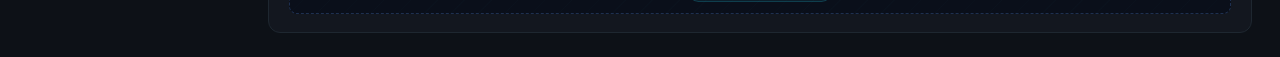
<file: frontend/reports.html>
<!DOCTYPE html>
<html lang="en">
<head>
  <meta charset="UTF-8">
  <meta name="viewport" content="width=device-width, initial-scale=1.0">
  <title>SecureCheck – Reports</title>
  <link href="https://fonts.googleapis.com/css2?family=Inter:wght@300;400;500;600;700;800;900&display=swap" rel="stylesheet">
  <link rel="stylesheet" href="style.css">
  <style>
    /* ── REPORT-SPECIFIC STYLES ── */
    .report-topnav {
      display: flex;
      align-items: center;
      gap: 0;
      border-bottom: 1px solid var(--border);
      padding: 0 32px;
      background: var(--bg);
    }
    .rnav-tab {
      padding: 14px 20px;
      font-size: 14px;
      font-weight: 500;
      color: var(--muted);
      cursor: pointer;
      border-bottom: 2px solid transparent;
      transition: all .15s;
      text-decoration: none;
      white-space: nowrap;
    }
    .rnav-tab:hover { color: var(--text); }
    .rnav-tab.active { color: var(--cyan); border-bottom-color: var(--cyan); font-weight: 600; }

    /* ── RISK STATUS BAR CARDS ── */
    .status-bar {
      display: flex;
      gap: 8px;
      flex-wrap: wrap;
      margin-bottom: 20px;
    }
    .sbar-card {
      flex: 1;
      min-width: 90px;
      background: var(--card);
      border: 1px solid var(--border);
      border-radius: 10px;
      padding: 14px 16px;
      text-align: center;
      cursor: pointer;
      transition: border-color .15s, background .15s;
    }
    .sbar-card:hover { border-color: #30363d; background: #161b22; }
    .sbar-card .sbc-num {
      font-size: 28px; font-weight: 900;
      letter-spacing: -1px; line-height: 1;
    }
    .sbar-card .sbc-lbl {
      font-size: 10px; font-weight: 600;
      color: var(--muted); margin-top: 5px;
      text-transform: uppercase; letter-spacing: .5px;
    }
    .sbar-card.all    .sbc-num { color: var(--cyan); }
    .sbar-card.assessed .sbc-num { color: var(--green); }
    .sbar-card.not-assessed .sbc-num { color: var(--red); }
    .sbar-card.in-progress .sbc-num { color: #60a5fa; }
    .sbar-card.needs-rem .sbc-num { color: var(--orange); }
    .sbar-card.remediated .sbc-num { color: var(--green); }
    .sbar-card.closed .sbc-num { color: var(--muted); }

    /* ── CHARTS 2-COL GRID ── */
    .charts-grid-2 { display: grid; grid-template-columns: 1fr 1fr; gap: 16px; margin-bottom: 16px; }
    .charts-grid-3 { display: grid; grid-template-columns: 1fr 1fr 1fr; gap: 16px; margin-bottom: 16px; }
    .charts-grid-32 { display: grid; grid-template-columns: 2fr 1fr; gap: 16px; margin-bottom: 16px; }

    /* ── CHART CARD ── */
    .chart-card {
      background: var(--card);
      border: 1px solid var(--border);
      border-radius: 12px;
      padding: 18px 20px;
      display: flex; flex-direction: column; gap: 14px;
    }
    .cc-header {
      display: flex; align-items: center; justify-content: space-between;
    }
    .cc-title {
      font-size: 13px; font-weight: 700;
      display: flex; align-items: center; gap: 6px;
    }
    .cc-info {
      font-size: 13px; color: var(--muted); cursor: help;
    }

    /* ── POWER BI EMBED FRAME ── */
    .pbi-slot {
      flex: 1;
      min-height: 200px;
      background: #0a0f1a;
      border: 1px dashed #1e3050;
      border-radius: 8px;
      display: flex; flex-direction: column;
      align-items: center; justify-content: center;
      gap: 8px;
      position: relative;
      overflow: hidden;
    }
    .pbi-slot::before {
      content: '';
      position: absolute; inset: 0;
      background: repeating-linear-gradient(-45deg, transparent, transparent 18px, rgba(34,211,238,.012) 18px, rgba(34,211,238,.012) 19px);
    }
    .pbi-slot .pbi-icon { font-size: 28px; position: relative; z-index: 1; }
    .pbi-slot .pbi-text {
      font-size: 11px; color: var(--muted); text-align: center;
      font-family: 'Inter', monospace; line-height: 1.6;
      position: relative; z-index: 1;
    }
    .pbi-slot .pbi-text strong { display: block; color: var(--cyan); font-size: 12px; margin-bottom: 2px; }
    .pbi-tag {
      background: rgba(34,211,238,.08);
      border: 1px solid rgba(34,211,238,.18);
      color: var(--cyan); font-size: 9px;
      padding: 3px 10px; border-radius: 20px;
      letter-spacing: 1px; font-weight: 600;
      position: relative; z-index: 1;
    }

    /* ── RISK TABLE ── */
    .risk-table-wrap { overflow-x: auto; }
    .risk-table { width: 100%; border-collapse: collapse; }
    .risk-table th {
      text-align: left; padding: 9px 14px;
      font-size: 11px; font-weight: 600; color: var(--muted);
      text-transform: uppercase; letter-spacing: .8px;
      border-bottom: 1px solid var(--border);
      background: rgba(255,255,255,.02);
    }
    .risk-table td {
      padding: 11px 14px; font-size: 13px;
      border-bottom: 1px solid rgba(30,39,48,.5);
      vertical-align: middle;
    }
    .risk-table tr:last-child td { border-bottom: none; }
    .risk-table tr:hover td { background: rgba(255,255,255,.015); }

    .risk-link { color: var(--cyan); text-decoration: none; font-weight: 500; font-size: 12px; }
    .risk-link:hover { text-decoration: underline; }

    /* ── SEVERITY PILLS ── */
    .pill {
      display: inline-flex; align-items: center; gap: 4px;
      padding: 3px 10px; border-radius: 20px;
      font-size: 11px; font-weight: 700; letter-spacing: .3px;
    }
    .pill.severe   { background: rgba(248,81,73,.15); color: #f85149; }
    .pill.high     { background: rgba(245,158,11,.12); color: #f59e0b; }
    .pill.medium   { background: rgba(249,115,22,.1);  color: #f97316; }
    .pill.low      { background: rgba(63,185,80,.1);   color: #3fb950; }
    .pill.reallylow{ background: rgba(34,211,238,.08); color: var(--cyan); }

    /* ── CATEGORY TABLE ── */
    .cat-table { width: 100%; border-collapse: collapse; }
    .cat-table td { padding: 10px 0; border-bottom: 1px solid var(--border); font-size: 13px; }
    .cat-table tr:last-child td { border-bottom: none; }
    .cat-table .cat-name { flex: 1; }
    .cat-table .cat-count { font-weight: 700; text-align: right; }

    /* ── SELECT DROPDOWN ── */
    .risk-type-sel {
      background: #161b22; border: 1px solid #30363d;
      border-radius: 6px; padding: 6px 10px;
      color: var(--text); font-size: 12px; font-family: 'Inter', sans-serif;
      outline: none; cursor: pointer; min-width: 120px;
    }

    /* ── WEEKLY/MONTHLY TOGGLE ── */
    .toggle-group { display: flex; border: 1px solid var(--border); border-radius: 6px; overflow: hidden; }
    .tgl-btn {
      padding: 5px 12px; font-size: 12px; font-weight: 500;
      background: transparent; border: none; color: var(--muted);
      cursor: pointer; transition: all .15s; font-family: 'Inter', sans-serif;
    }
    .tgl-btn.active { background: var(--cyan); color: #000; font-weight: 700; }
    .tgl-btn:not(.active):hover { color: var(--text); }

    @media (max-width: 1100px) {
      .charts-grid-3  { grid-template-columns: 1fr 1fr; }
      .charts-grid-32 { grid-template-columns: 1fr; }
    }
    @media (max-width: 768px) {
      .charts-grid-2, .charts-grid-3 { grid-template-columns: 1fr; }
      .status-bar .sbar-card { min-width: 80px; }
      .report-topnav { overflow-x: auto; }
    }
  </style>
</head>
<body>

  <!-- ══════════ SIDEBAR ══════════ -->
  <aside class="sidebar" id="sidebar">
    <div class="logo-area"><div class="logo-icon">🛡️</div><span class="nav-label logo-name">SecureCheck</span></div>
    <nav class="nav">
      <a href="index.html"     class="nav-item" title="Dashboard"><svg fill="none" stroke="currentColor" stroke-width="2" viewBox="0 0 24 24"><path stroke-linecap="round" stroke-linejoin="round" d="M3 12l2-2m0 0l7-7 7 7m-9 2v8m4-8v8m5-8l2 2"/></svg><span class="nav-label">Dashboard</span></a>
      <a href="check.html"    class="nav-item" title="Check Website"><svg fill="none" stroke="currentColor" stroke-width="2" viewBox="0 0 24 24"><circle cx="11" cy="11" r="8"/><path stroke-linecap="round" d="M21 21l-4.35-4.35"/></svg><span class="nav-label">Check Website</span></a>
      <a href="history.html"  class="nav-item" title="Scan History"><svg fill="none" stroke="currentColor" stroke-width="2" viewBox="0 0 24 24"><circle cx="12" cy="12" r="10"/><path stroke-linecap="round" d="M2 12h20M12 2a15.3 15.3 0 010 20M12 2a15.3 15.3 0 000 20"/></svg><span class="nav-label">Scan History</span></a>
      <a href="threats.html"  class="nav-item" title="Threats"><svg fill="none" stroke="currentColor" stroke-width="2" viewBox="0 0 24 24"><path stroke-linecap="round" stroke-linejoin="round" d="M12 9v2m0 4h.01M10.29 3.86L1.82 18a2 2 0 001.71 3h16.94a2 2 0 001.71-3L13.71 3.86a2 2 0 00-3.42 0z"/></svg><span class="nav-label">Threats</span></a>
      <a href="ssl.html"      class="nav-item" title="SSL / TLS"><svg fill="none" stroke="currentColor" stroke-width="2" viewBox="0 0 24 24"><rect x="3" y="11" width="18" height="11" rx="2"/><path stroke-linecap="round" d="M7 11V7a5 5 0 0110 0v4"/></svg><span class="nav-label">SSL / TLS</span></a>
      <a href="dns.html"      class="nav-item" title="DNS Lookup"><svg fill="none" stroke="currentColor" stroke-width="2" viewBox="0 0 24 24"><path stroke-linecap="round" stroke-linejoin="round" d="M8.111 16.404a5.5 5.5 0 017.778 0M12 20h.01m-7.08-7.071c3.904-3.905 10.236-3.905 14.141 0M1.394 9.393c5.857-5.857 15.355-5.857 21.213 0"/></svg><span class="nav-label">DNS Lookup</span></a>
      <a href="reports.html"  class="nav-item active" title="Reports"><svg fill="none" stroke="currentColor" stroke-width="2" viewBox="0 0 24 24"><path stroke-linecap="round" stroke-linejoin="round" d="M9 17v-2m3 2v-4m3 4v-6m2 10H7a2 2 0 01-2-2V5a2 2 0 012-2h5.586a1 1 0 01.707.293l5.414 5.414A1 1 0 0121 9.414V19a2 2 0 01-2 2z"/></svg><span class="nav-label">Reports</span></a>
      <a href="analytics.html" class="nav-item" title="Analytics"><svg fill="none" stroke="currentColor" stroke-width="2" viewBox="0 0 24 24"><path stroke-linecap="round" stroke-linejoin="round" d="M9 19v-6a2 2 0 00-2-2H5a2 2 0 00-2 2v6a2 2 0 002 2h2a2 2 0 002-2zm0 0V9a2 2 0 012-2h2a2 2 0 012 2v10m-6 0a2 2 0 002 2h2a2 2 0 002-2m0 0V5a2 2 0 012-2h2a2 2 0 012 2v14a2 2 0 01-2 2h-2a2 2 0 01-2-2z"/></svg><span class="nav-label">Analytics</span></a>
      <a href="settings.html" class="nav-item" title="Settings"><svg fill="none" stroke="currentColor" stroke-width="2" viewBox="0 0 24 24"><path stroke-linecap="round" stroke-linejoin="round" d="M10.325 4.317c.426-1.756 2.924-1.756 3.35 0a1.724 1.724 0 002.573 1.066c1.543-.94 3.31.826 2.37 2.37a1.724 1.724 0 001.065 2.572c1.756.426 1.756 2.924 0 3.35a1.724 1.724 0 00-1.066 2.573c.94 1.543-.826 3.31-2.37 2.37a1.724 1.724 0 00-2.572 1.065c-.426 1.756-2.924 1.756-3.35 0a1.724 1.724 0 00-2.573-1.066c-1.543.94-3.31-.826-2.37-2.37a1.724 1.724 0 00-1.065-2.572c-1.756-.426-1.756-2.924 0-3.35a1.724 1.724 0 001.066-2.573c-.94-1.543.826-3.31 2.37-2.37.996.608 2.296.07 2.572-1.065z"/><circle cx="12" cy="12" r="3"/></svg><span class="nav-label">Settings</span></a>
    </nav>
    <div class="sidebar-bottom"><button class="collapse-btn" id="collapseBtn" title="Collapse"><svg class="collapse-arrow" fill="none" stroke="currentColor" stroke-width="2" viewBox="0 0 24 24"><path stroke-linecap="round" stroke-linejoin="round" d="M15 19l-7-7 7-7"/></svg><span class="nav-label">Collapse</span></button></div>
  </aside>

  <!-- ══════════ MAIN ══════════ -->
  <main class="main" id="mainContent">

    <!-- TOPBAR -->
    <div class="topbar">
      <div class="topbar-title">
        <h1>Reports <span style="font-size:12px;color:var(--muted);font-weight:400;margin-left:8px;">Risk Register</span></h1>
        <p>Dynamic risk data powered by MySQL + Power BI</p>
      </div>
      <div style="display:flex;align-items:center;gap:10px;margin-left:auto;">
        <button class="btn btn-ghost" style="font-size:12px;padding:7px 14px;">📥 Export PDF</button>
        <button class="btn btn-primary" style="font-size:12px;padding:7px 14px;">📊 Export CSV</button>
        <div class="status-pill"><div class="status-dot"></div>All systems operational</div>
      </div>
    </div>

    <!-- REPORT SUB-NAV TABS -->
    <div class="report-topnav">
      <a href="#" class="rnav-tab active" onclick="switchTab(event,'dashboard')">Dashboard</a>
      <a href="#" class="rnav-tab" onclick="switchTab(event,'list')">List</a>
      <a href="#" class="rnav-tab" onclick="switchTab(event,'snapshots')">Snapshots</a>
    </div>

    <!-- ══ TAB: DASHBOARD ══ -->
    <div id="tab-dashboard" class="tab-panel" style="padding:24px 28px;display:flex;flex-direction:column;gap:20px;">

      <!-- ROW 1: Overall Risk + Risk Status -->
      <div class="charts-grid-2">

        <!-- Overall Risk -->
        <div class="chart-card">
          <div class="cc-header">
            <div class="cc-title">Overall Risk <span class="cc-info" title="Overall risk level calculated from MySQL scan data">ℹ️</span></div>
          </div>
          <div class="pbi-slot" style="min-height:160px;">
            <div class="pbi-icon">📊</div>
            <div class="pbi-text"><strong>Power BI Embed</strong>Overall Risk Donut Chart<br><span style="font-size:10px;">Data source: MySQL → risk_assessments table</span></div>
            <div class="pbi-tag">POWERBI IFRAME HERE</div>
          </div>
        </div>

        <!-- Risk Status -->
        <div class="chart-card">
          <div class="cc-header">
            <div class="cc-title">Risk Status <span class="cc-info" title="Status breakdown from MySQL">ℹ️</span></div>
          </div>
          <!-- Status summary bar -->
          <div class="status-bar">
            <div class="sbar-card all">     <div class="sbc-num">164</div><div class="sbc-lbl">All Risk</div></div>
            <div class="sbar-card assessed"><div class="sbc-num">5</div>  <div class="sbc-lbl">Assessed</div></div>
            <div class="sbar-card not-assessed"><div class="sbc-num">120</div><div class="sbc-lbl">Not Assessed</div></div>
            <div class="sbar-card in-progress"><div class="sbc-num">34</div><div class="sbc-lbl">In Progress</div></div>
            <div class="sbar-card needs-rem"><div class="sbc-num">3</div>  <div class="sbc-lbl">Needs Remediation</div></div>
            <div class="sbar-card remediated"><div class="sbc-num">1</div> <div class="sbc-lbl">Remediated</div></div>
            <div class="sbar-card closed">  <div class="sbc-num">1</div>  <div class="sbc-lbl">Closed</div></div>
          </div>
          <div class="pbi-slot" style="min-height:120px;">
            <div class="pbi-icon">🥧</div>
            <div class="pbi-text"><strong>Power BI Embed</strong>Risk Status Pie Chart<br><span style="font-size:10px;">Data source: MySQL → scan_status table</span></div>
            <div class="pbi-tag">POWERBI IFRAME HERE</div>
          </div>
        </div>

      </div>

      <!-- ROW 2: Rating Breakdown + Heat Map + Action Plan -->
      <div class="charts-grid-3">

        <!-- Risk Rating Breakdown -->
        <div class="chart-card">
          <div class="cc-header">
            <div class="cc-title">Risk Rating Breakdown <span class="cc-info">ℹ️</span></div>
          </div>
          <div class="pbi-slot" style="min-height:220px;">
            <div class="pbi-icon">🍩</div>
            <div class="pbi-text"><strong>Power BI Embed</strong>Rating Breakdown Donut<br><span style="font-size:10px;">MySQL → risk_ratings table</span></div>
            <div class="pbi-tag">POWERBI IFRAME HERE</div>
          </div>
        </div>

        <!-- Risk Heat Map -->
        <div class="chart-card">
          <div class="cc-header">
            <div class="cc-title">Risk Heat Map <span class="cc-info">ℹ️</span></div>
            <div>
              <select class="risk-type-sel" onchange="this.blur()">
                <option>Inherent</option>
                <option>Residual</option>
                <option>Target</option>
              </select>
            </div>
          </div>
          <div style="display:flex;gap:6px;font-size:11px;color:var(--muted);margin-bottom:4px;align-items:center;">
            <span>Impact ↑</span>
            <span style="flex:1;text-align:right;">Likelihood →</span>
          </div>
          <div class="pbi-slot" style="min-height:190px;">
            <div class="pbi-icon">🔥</div>
            <div class="pbi-text"><strong>Power BI Embed</strong>Risk Heat Map Matrix<br><span style="font-size:10px;">MySQL → risk_matrix table</span></div>
            <div class="pbi-tag">POWERBI IFRAME HERE</div>
          </div>
        </div>

        <!-- Risks by Category -->
        <div class="chart-card">
          <div class="cc-header">
            <div class="cc-title">Risks by Category <span class="cc-info">ℹ️</span></div>
          </div>
          <table class="cat-table">
            <tr>
              <td><a href="#" class="risk-link">Asset Management dgd</a></td>
              <td class="cat-count" style="color:var(--red);">15</td>
            </tr>
            <tr>
              <td><a href="#" class="risk-link">Risk Assessment</a></td>
              <td class="cat-count">3</td>
            </tr>
            <tr>
              <td><a href="#" class="risk-link">Data Security</a></td>
              <td class="cat-count">3</td>
            </tr>
            <tr>
              <td><a href="#" class="risk-link">Communications</a></td>
              <td class="cat-count">3</td>
            </tr>
            <tr>
              <td><a href="#" class="risk-link">Risk Management Strategy</a></td>
              <td class="cat-count">2</td>
            </tr>
          </table>
          <a href="#" style="color:var(--cyan);font-size:12px;text-decoration:none;">→ Go to all categories</a>
        </div>

      </div>

      <!-- ROW 3: Action Plan + Top Risks + Trend -->
      <div class="charts-grid-32">

        <!-- Left: Top Company Risks table -->
        <div class="chart-card">
          <div class="cc-header">
            <div class="cc-title">Top Company Risks <span class="cc-info">ℹ️</span></div>
            <span style="font-size:11px;color:var(--muted);">Live from MySQL</span>
          </div>
          <div class="risk-table-wrap">
            <table class="risk-table">
              <thead>
                <tr>
                  <th>Name</th>
                  <th>Inherent Risk</th>
                  <th>Current Risk</th>
                  <th>Target Risk</th>
                </tr>
              </thead>
              <tbody>
                <tr>
                  <td><a href="#" class="risk-link">RSK-34</a></td>
                  <td><span class="pill severe">Severe (20)</span></td>
                  <td><span class="pill severe">Severe (20)</span></td>
                  <td><span class="pill reallylow">Really Low (1)</span></td>
                </tr>
                <tr>
                  <td><a href="#" class="risk-link">RSK-28</a></td>
                  <td><span class="pill high">High (15)</span></td>
                  <td><span class="pill high">High (12)</span></td>
                  <td><span class="pill low">Low (3)</span></td>
                </tr>
                <tr>
                  <td><a href="#" class="risk-link">RSK-19</a></td>
                  <td><span class="pill medium">Medium (10)</span></td>
                  <td><span class="pill medium">Medium (8)</span></td>
                  <td><span class="pill low">Low (2)</span></td>
                </tr>
                <tr>
                  <td><a href="#" class="risk-link">RSK-11</a></td>
                  <td><span class="pill high">High (16)</span></td>
                  <td><span class="pill medium">Medium (9)</span></td>
                  <td><span class="pill low">Low (4)</span></td>
                </tr>
                <tr>
                  <td><a href="#" class="risk-link">RSK-07</a></td>
                  <td><span class="pill severe">Severe (18)</span></td>
                  <td><span class="pill high">High (14)</span></td>
                  <td><span class="pill reallylow">Really Low (2)</span></td>
                </tr>
              </tbody>
            </table>
          </div>
        </div>

        <!-- Right: Action Plan + Trend -->
        <div style="display:flex;flex-direction:column;gap:16px;">

          <!-- Action Plan Breakdown -->
          <div class="chart-card">
            <div class="cc-header">
              <div class="cc-title">Action Plan Breakdown <span class="cc-info">ℹ️</span></div>
            </div>
            <div style="display:flex;gap:8px;flex-wrap:wrap;margin-bottom:4px;">
              <span style="font-size:11px;color:#60a5fa;">● Transfer 40%</span>
              <span style="font-size:11px;color:var(--green);">● Avoid 20%</span>
              <span style="font-size:11px;color:var(--cyan);">● Reduce 40%</span>
            </div>
            <div class="pbi-slot" style="min-height:130px;">
              <div class="pbi-icon">📋</div>
              <div class="pbi-text"><strong>Power BI Embed</strong>Action Plan Donut<br><span style="font-size:10px;">MySQL → action_plans table</span></div>
              <div class="pbi-tag">POWERBI IFRAME HERE</div>
            </div>
          </div>

          <!-- Risk Trend -->
          <div class="chart-card">
            <div class="cc-header">
              <div class="cc-title">Risk Trend <span class="cc-info">ℹ️</span></div>
              <div class="toggle-group">
                <button class="tgl-btn active" onclick="toggleBtn(this)">Weekly</button>
                <button class="tgl-btn" onclick="toggleBtn(this)">Monthly</button>
              </div>
            </div>
            <div class="pbi-slot" style="min-height:130px;">
              <div class="pbi-icon">📉</div>
              <div class="pbi-text"><strong>Power BI Embed</strong>Risk Trend Line Chart<br><span style="font-size:10px;">MySQL → risk_history table</span></div>
              <div class="pbi-tag">POWERBI IFRAME HERE</div>
            </div>
          </div>

        </div>
      </div>

      <!-- ROW 4: Snapshot History full width -->
      <div class="chart-card">
        <div class="cc-header">
          <div class="cc-title">Snapshot History <span class="cc-info">ℹ️</span></div>
          <div style="display:flex;gap:16px;align-items:center;font-size:11px;color:var(--muted);">
            <span style="display:flex;align-items:center;gap:5px;"><span style="width:12px;height:3px;background:var(--yellow);border-radius:2px;display:inline-block;"></span>Current</span>
            <span style="display:flex;align-items:center;gap:5px;"><span style="width:12px;height:3px;background:var(--red);border-radius:2px;display:inline-block;"></span>Inherit</span>
            <span style="display:flex;align-items:center;gap:5px;"><span style="width:12px;height:3px;background:var(--green);border-radius:2px;display:inline-block;"></span>Target</span>
          </div>
        </div>
        <div class="pbi-slot" style="min-height:150px;">
          <div class="pbi-icon">📈</div>
          <div class="pbi-text"><strong>Power BI Embed</strong>Snapshot History — Current / Inherit / Target Line Chart<br><span style="font-size:10px;">MySQL → snapshots table | Replace this slot with your Power BI embed iframe</span></div>
          <div class="pbi-tag">POWERBI IFRAME HERE</div>
        </div>
      </div>

    </div><!-- /tab-dashboard -->

    <!-- ══ TAB: LIST ══ -->
    <div id="tab-list" class="tab-panel" style="display:none;padding:24px 28px;">
      <div class="chart-card">
        <div class="cc-header" style="margin-bottom:14px;">
          <div class="cc-title">All Risks — Risk Register</div>
          <div style="display:flex;gap:8px;">
            <input class="input-field" type="text" placeholder="🔍 Search risks..." style="width:220px;padding:7px 12px;font-size:13px;">
            <button class="btn btn-ghost" style="font-size:12px;padding:7px 14px;">Filter</button>
          </div>
        </div>
        <div class="risk-table-wrap">
          <table class="risk-table">
            <thead>
              <tr>
                <th>Risk ID</th><th>Name</th><th>Category</th><th>Inherent</th><th>Current</th><th>Target</th><th>Status</th>
              </tr>
            </thead>
            <tbody id="riskListBody">
              <!-- Populated dynamically via PHP/MySQL API call -->
              <tr><td><a href="#" class="risk-link">RSK-34</a></td><td>Unpatched CVE on web server</td><td>Asset Management</td><td><span class="pill severe">Severe (20)</span></td><td><span class="pill severe">Severe (20)</span></td><td><span class="pill reallylow">Really Low (1)</span></td><td><span class="badge badge-danger">Not Assessed</span></td></tr>
              <tr><td><a href="#" class="risk-link">RSK-28</a></td><td>SSL certificate expiry</td><td>Data Security</td><td><span class="pill high">High (15)</span></td><td><span class="pill high">High (12)</span></td><td><span class="pill low">Low (3)</span></td><td><span class="badge badge-moderate">In Progress</span></td></tr>
              <tr><td><a href="#" class="risk-link">RSK-19</a></td><td>Weak DNS configuration</td><td>Communications</td><td><span class="pill medium">Medium (10)</span></td><td><span class="pill medium">Medium (8)</span></td><td><span class="pill low">Low (2)</span></td><td><span class="badge badge-moderate">In Progress</span></td></tr>
              <tr><td><a href="#" class="risk-link">RSK-11</a></td><td>Missing HTTP security headers</td><td>Risk Assessment</td><td><span class="pill high">High (16)</span></td><td><span class="pill medium">Medium (9)</span></td><td><span class="pill low">Low (4)</span></td><td><span class="badge badge-secure">Assessed</span></td></tr>
              <tr><td><a href="#" class="risk-link">RSK-07</a></td><td>Open redirect vulnerability</td><td>Risk Mgmt Strategy</td><td><span class="pill severe">Severe (18)</span></td><td><span class="pill high">High (14)</span></td><td><span class="pill reallylow">Really Low (2)</span></td><td><span class="badge badge-danger">Needs Remediation</span></td></tr>
            </tbody>
          </table>
        </div>
        <p style="font-size:11px;color:var(--muted);margin-top:12px;font-style:italic;">
          💡 Connect to MySQL: replace static rows with PHP fetch from <code style="background:#1e2730;padding:2px 6px;border-radius:4px;">risks</code> table via your backend API.
        </p>
      </div>
    </div>

    <!-- ══ TAB: SNAPSHOTS ══ -->
    <div id="tab-snapshots" class="tab-panel" style="display:none;padding:24px 28px;">
      <div class="chart-card">
        <div class="cc-header" style="margin-bottom:14px;">
          <div class="cc-title">Snapshot History</div>
          <button class="btn btn-primary" style="font-size:12px;padding:7px 14px;">📸 Take Snapshot</button>
        </div>
        <table class="risk-table">
          <thead><tr><th>Snapshot Date</th><th>Total Risks</th><th>Avg Inherit</th><th>Avg Current</th><th>Avg Target</th><th>Taken By</th></tr></thead>
          <tbody>
            <tr><td>Mar 1, 2026</td><td>164</td><td><span class="pill severe">18.4</span></td><td><span class="pill high">12.1</span></td><td><span class="pill low">3.2</span></td><td>Admin</td></tr>
            <tr><td>Feb 1, 2026</td><td>158</td><td><span class="pill severe">19.1</span></td><td><span class="pill high">13.8</span></td><td><span class="pill low">3.5</span></td><td>Admin</td></tr>
            <tr><td>Jan 1, 2026</td><td>151</td><td><span class="pill severe">20.0</span></td><td><span class="pill severe">16.2</span></td><td><span class="pill medium">5.1</span></td><td>Admin</td></tr>
          </tbody>
        </table>
        <p style="font-size:11px;color:var(--muted);margin-top:12px;font-style:italic;">
          💡 MySQL table: <code style="background:#1e2730;padding:2px 6px;border-radius:4px;">snapshots</code> — snapshots are auto-generated when you run a full site scan.
        </p>
      </div>
    </div>

  </main>

  <script src="script.js"></script>
  <script>
    function switchTab(e, tabId) {
      e.preventDefault();
      document.querySelectorAll('.rnav-tab').forEach(t => t.classList.remove('active'));
      e.target.classList.add('active');
      document.querySelectorAll('.tab-panel').forEach(p => p.style.display = 'none');
      document.getElementById('tab-' + tabId).style.display = 'flex';
      document.getElementById('tab-' + tabId).style.flexDirection = 'column';
    }

    function toggleBtn(btn) {
      btn.closest('.toggle-group').querySelectorAll('.tgl-btn').forEach(b => b.classList.remove('active'));
      btn.classList.add('active');
    }

    // Show dashboard tab by default
    document.getElementById('tab-dashboard').style.display = 'flex';
    document.getElementById('tab-dashboard').style.flexDirection = 'column';
  </script>
</body>
</html>
</file>
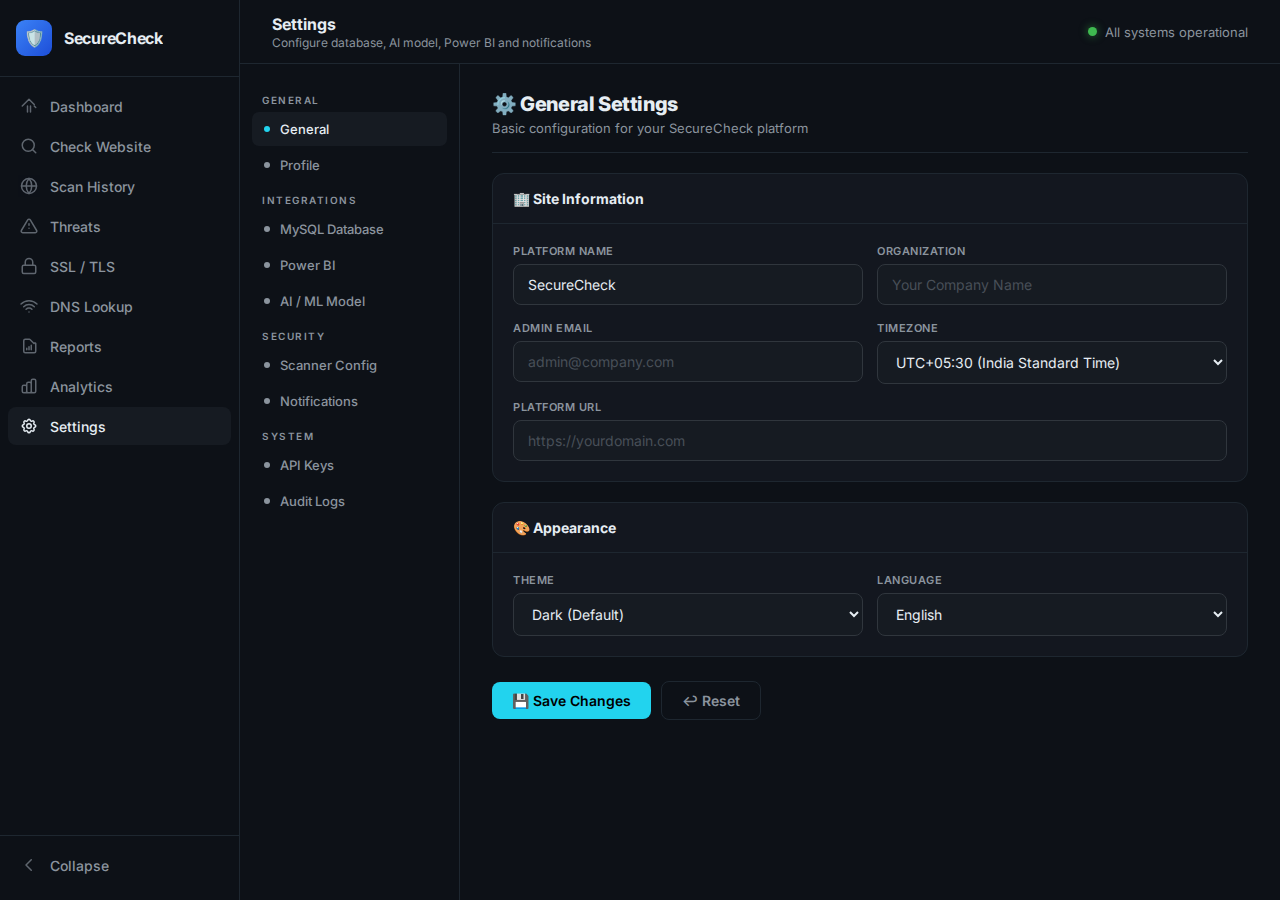
<file: frontend/settings.html>
<!DOCTYPE html>
<html lang="en">
<head>
  <meta charset="UTF-8">
  <meta name="viewport" content="width=device-width, initial-scale=1.0">
  <title>SecureCheck – Settings</title>
  <link href="https://fonts.googleapis.com/css2?family=Inter:wght@300;400;500;600;700;800;900&display=swap" rel="stylesheet">
  <link rel="stylesheet" href="style.css">
  <style>
    /* ── SETTINGS LAYOUT ── */
    .settings-layout {
      display: grid;
      grid-template-columns: 220px 1fr;
      gap: 0;
      flex: 1;
    }

    /* Settings sidebar nav */
    .settings-nav {
      border-right: 1px solid var(--border);
      padding: 20px 12px;
      display: flex;
      flex-direction: column;
      gap: 2px;
      background: var(--bg);
      position: sticky;
      top: 64px;
      height: calc(100vh - 64px);
      overflow-y: auto;
    }

    .snav-section {
      font-size: 10px; font-weight: 600;
      color: var(--muted); letter-spacing: 1.5px;
      text-transform: uppercase; padding: 10px 10px 4px;
    }

    .snav-item {
      display: flex; align-items: center; gap: 10px;
      padding: 9px 12px; border-radius: 7px;
      cursor: pointer; color: var(--muted);
      font-size: 13px; font-weight: 500;
      text-decoration: none;
      transition: all .15s;
    }

    .snav-item:hover { background: #161b22; color: var(--text); }
    .snav-item.active { background: #161b22; color: var(--text); }
    .snav-item.active .snav-dot { background: var(--cyan); }

    .snav-dot {
      width: 6px; height: 6px; border-radius: 50%;
      background: var(--muted); flex-shrink: 0;
      transition: background .15s;
    }

    /* Settings main area */
    .settings-main {
      padding: 28px 32px;
      display: flex; flex-direction: column; gap: 24px;
      overflow-y: auto;
    }

    .settings-section {
      display: none;
    }

    .settings-section.active {
      display: flex;
      flex-direction: column;
      gap: 20px;
    }

    .settings-header {
      display: flex; flex-direction: column; gap: 4px;
      padding-bottom: 16px;
      border-bottom: 1px solid var(--border);
    }

    .settings-header h2 { font-size: 20px; font-weight: 800; letter-spacing: -.4px; }
    .settings-header p  { font-size: 13px; color: var(--muted); }

    /* Setting card */
    .set-card {
      background: var(--card);
      border: 1px solid var(--border);
      border-radius: 12px;
      overflow: hidden;
    }

    .set-card-header {
      padding: 16px 20px;
      border-bottom: 1px solid var(--border);
      display: flex; align-items: center; justify-content: space-between;
      gap: 12px;
    }

    .set-card-title {
      font-size: 14px; font-weight: 700;
      display: flex; align-items: center; gap: 8px;
    }

    .set-card-body {
      padding: 20px;
      display: flex; flex-direction: column; gap: 16px;
    }

    /* Form rows */
    .form-row {
      display: grid;
      grid-template-columns: 1fr 1fr;
      gap: 14px;
    }

    .form-row.single { grid-template-columns: 1fr; }
    .form-row.triple { grid-template-columns: 1fr 1fr 1fr; }

    .field {
      display: flex; flex-direction: column; gap: 6px;
    }

    .field label {
      font-size: 11px; font-weight: 600; color: var(--muted);
      text-transform: uppercase; letter-spacing: .5px;
    }

    /* Status indicator */
    .conn-status {
      display: flex; align-items: center; gap: 8px;
      padding: 10px 14px;
      border-radius: 8px; font-size: 13px; font-weight: 500;
    }

    .conn-status.connected    { background: rgba(63,185,80,.1); color: var(--green); border: 1px solid rgba(63,185,80,.25); }
    .conn-status.disconnected { background: rgba(248,81,73,.08); color: var(--red); border: 1px solid rgba(248,81,73,.2); }
    .conn-status.testing      { background: rgba(34,211,238,.08); color: var(--cyan); border: 1px solid rgba(34,211,238,.2); }

    .conn-dot {
      width: 8px; height: 8px; border-radius: 50%; flex-shrink: 0;
    }

    .conn-status.connected    .conn-dot { background: var(--green); box-shadow: 0 0 6px rgba(63,185,80,.6); }
    .conn-status.disconnected .conn-dot { background: var(--red); }
    .conn-status.testing      .conn-dot { background: var(--cyan); animation: glow-pulse 1s infinite; }

    /* Toggle switch */
    .toggle-switch {
      position: relative; display: inline-flex; align-items: center;
      width: 44px; height: 24px; cursor: pointer;
    }

    .toggle-switch input { opacity: 0; width: 0; height: 0; position: absolute; }

    .toggle-track {
      display: flex; align-items: center;
      width: 44px; height: 24px; border-radius: 12px;
      background: #30363d; transition: background .2s;
      position: relative;
    }

    .toggle-switch input:checked ~ .toggle-track { background: var(--cyan); }

    .toggle-thumb {
      position: absolute; left: 3px;
      width: 18px; height: 18px; border-radius: 50%;
      background: #fff; transition: left .2s; box-shadow: 0 1px 4px rgba(0,0,0,.3);
    }

    .toggle-switch input:checked ~ .toggle-track .toggle-thumb { left: 23px; }

    /* Notification row */
    .notif-row {
      display: flex; align-items: center; justify-content: space-between;
      padding: 12px 0; border-bottom: 1px solid rgba(30,39,48,.6);
      gap: 12px;
    }

    .notif-row:last-child { border-bottom: none; }

    .notif-info h4  { font-size: 14px; font-weight: 600; }
    .notif-info p   { font-size: 12px; color: var(--muted); margin-top: 2px; }

    /* Model config card */
    .model-option {
      display: flex; align-items: center; gap: 14px;
      padding: 14px 16px;
      border: 1px solid var(--border); border-radius: 10px;
      cursor: pointer; transition: all .15s;
      position: relative;
    }

    .model-option:hover { border-color: #30363d; background: #161b22; }
    .model-option.selected { border-color: var(--cyan); background: rgba(34,211,238,.04); }

    .model-radio {
      width: 18px; height: 18px; border-radius: 50%;
      border: 2px solid var(--border); display: flex;
      align-items: center; justify-content: center;
      flex-shrink: 0; transition: border-color .15s;
    }

    .model-option.selected .model-radio { border-color: var(--cyan); }

    .model-radio::after {
      content: ''; width: 8px; height: 8px; border-radius: 50%;
      background: var(--cyan); display: none;
    }

    .model-option.selected .model-radio::after { display: block; }

    .model-icon { font-size: 24px; flex-shrink: 0; }
    .model-name { font-size: 14px; font-weight: 700; }
    .model-desc { font-size: 12px; color: var(--muted); margin-top: 2px; }

    .model-badge {
      margin-left: auto;
      font-size: 10px; font-weight: 700; padding: 3px 8px;
      border-radius: 20px; letter-spacing: .5px;
    }

    .model-badge.active { background: rgba(34,211,238,.1); color: var(--cyan); border: 1px solid rgba(34,211,238,.2); }
    .model-badge.beta   { background: rgba(245,158,11,.1); color: var(--yellow); border: 1px solid rgba(245,158,11,.2); }

    /* Power BI placeholder in settings */
    .pbi-config-slot {
      background: #0a0f1a; border: 1px dashed #1e3050;
      border-radius: 8px; padding: 20px;
      display: flex; flex-direction: column; gap: 8px;
    }

    .pbi-config-slot .pbi-label {
      font-size: 11px; color: var(--muted); font-family: 'Inter', monospace;
    }

    .pbi-config-slot .pbi-label strong { color: var(--cyan); display: block; margin-bottom: 2px; }

    /* Action bar */
    .action-bar {
      display: flex; gap: 10px; align-items: center;
      padding-top: 4px;
    }

    .save-indicator {
      font-size: 12px; color: var(--green);
      opacity: 0; transition: opacity .3s;
    }

    .save-indicator.show { opacity: 1; }

    @media (max-width: 900px) {
      .settings-layout { grid-template-columns: 1fr; }
      .settings-nav {
        position: static; height: auto;
        flex-direction: row; overflow-x: auto; padding: 10px 12px;
        border-right: none; border-bottom: 1px solid var(--border);
      }
      .snav-section { display: none; }
      .settings-main { padding: 20px; }
      .form-row.triple { grid-template-columns: 1fr 1fr; }
    }

    @media (max-width: 600px) {
      .form-row { grid-template-columns: 1fr; }
      .form-row.triple { grid-template-columns: 1fr; }
    }
  </style>
</head>
<body>

  <!-- ══════════ SIDEBAR ══════════ -->
  <aside class="sidebar" id="sidebar">
    <div class="logo-area"><div class="logo-icon">🛡️</div><span class="nav-label logo-name">SecureCheck</span></div>
    <nav class="nav">
      <a href="index.html"     class="nav-item" title="Dashboard"><svg fill="none" stroke="currentColor" stroke-width="2" viewBox="0 0 24 24"><path stroke-linecap="round" stroke-linejoin="round" d="M3 12l2-2m0 0l7-7 7 7m-9 2v8m4-8v8m5-8l2 2"/></svg><span class="nav-label">Dashboard</span></a>
      <a href="check.html"    class="nav-item" title="Check Website"><svg fill="none" stroke="currentColor" stroke-width="2" viewBox="0 0 24 24"><circle cx="11" cy="11" r="8"/><path stroke-linecap="round" d="M21 21l-4.35-4.35"/></svg><span class="nav-label">Check Website</span></a>
      <a href="history.html"  class="nav-item" title="Scan History"><svg fill="none" stroke="currentColor" stroke-width="2" viewBox="0 0 24 24"><circle cx="12" cy="12" r="10"/><path stroke-linecap="round" d="M2 12h20M12 2a15.3 15.3 0 010 20M12 2a15.3 15.3 0 000 20"/></svg><span class="nav-label">Scan History</span></a>
      <a href="threats.html"  class="nav-item" title="Threats"><svg fill="none" stroke="currentColor" stroke-width="2" viewBox="0 0 24 24"><path stroke-linecap="round" stroke-linejoin="round" d="M12 9v2m0 4h.01M10.29 3.86L1.82 18a2 2 0 001.71 3h16.94a2 2 0 001.71-3L13.71 3.86a2 2 0 00-3.42 0z"/></svg><span class="nav-label">Threats</span></a>
      <a href="ssl.html"      class="nav-item" title="SSL / TLS"><svg fill="none" stroke="currentColor" stroke-width="2" viewBox="0 0 24 24"><rect x="3" y="11" width="18" height="11" rx="2"/><path stroke-linecap="round" d="M7 11V7a5 5 0 0110 0v4"/></svg><span class="nav-label">SSL / TLS</span></a>
      <a href="dns.html"      class="nav-item" title="DNS Lookup"><svg fill="none" stroke="currentColor" stroke-width="2" viewBox="0 0 24 24"><path stroke-linecap="round" stroke-linejoin="round" d="M8.111 16.404a5.5 5.5 0 017.778 0M12 20h.01m-7.08-7.071c3.904-3.905 10.236-3.905 14.141 0M1.394 9.393c5.857-5.857 15.355-5.857 21.213 0"/></svg><span class="nav-label">DNS Lookup</span></a>
      <a href="reports.html"  class="nav-item" title="Reports"><svg fill="none" stroke="currentColor" stroke-width="2" viewBox="0 0 24 24"><path stroke-linecap="round" stroke-linejoin="round" d="M9 17v-2m3 2v-4m3 4v-6m2 10H7a2 2 0 01-2-2V5a2 2 0 012-2h5.586a1 1 0 01.707.293l5.414 5.414A1 1 0 0121 9.414V19a2 2 0 01-2 2z"/></svg><span class="nav-label">Reports</span></a>
      <a href="analytics.html" class="nav-item" title="Analytics"><svg fill="none" stroke="currentColor" stroke-width="2" viewBox="0 0 24 24"><path stroke-linecap="round" stroke-linejoin="round" d="M9 19v-6a2 2 0 00-2-2H5a2 2 0 00-2 2v6a2 2 0 002 2h2a2 2 0 002-2zm0 0V9a2 2 0 012-2h2a2 2 0 012 2v10m-6 0a2 2 0 002 2h2a2 2 0 002-2m0 0V5a2 2 0 012-2h2a2 2 0 012 2v14a2 2 0 01-2 2h-2a2 2 0 01-2-2z"/></svg><span class="nav-label">Analytics</span></a>
      <a href="settings.html" class="nav-item active" title="Settings"><svg fill="none" stroke="currentColor" stroke-width="2" viewBox="0 0 24 24"><path stroke-linecap="round" stroke-linejoin="round" d="M10.325 4.317c.426-1.756 2.924-1.756 3.35 0a1.724 1.724 0 002.573 1.066c1.543-.94 3.31.826 2.37 2.37a1.724 1.724 0 001.065 2.572c1.756.426 1.756 2.924 0 3.35a1.724 1.724 0 00-1.066 2.573c.94 1.543-.826 3.31-2.37 2.37a1.724 1.724 0 00-2.572 1.065c-.426 1.756-2.924 1.756-3.35 0a1.724 1.724 0 00-2.573-1.066c-1.543.94-3.31-.826-2.37-2.37a1.724 1.724 0 00-1.065-2.572c-1.756-.426-1.756-2.924 0-3.35a1.724 1.724 0 001.066-2.573c-.94-1.543.826-3.31 2.37-2.37.996.608 2.296.07 2.572-1.065z"/><circle cx="12" cy="12" r="3"/></svg><span class="nav-label">Settings</span></a>
    </nav>
    <div class="sidebar-bottom"><button class="collapse-btn" id="collapseBtn" title="Collapse"><svg class="collapse-arrow" fill="none" stroke="currentColor" stroke-width="2" viewBox="0 0 24 24"><path stroke-linecap="round" stroke-linejoin="round" d="M15 19l-7-7 7-7"/></svg><span class="nav-label">Collapse</span></button></div>
  </aside>

  <!-- ══════════ MAIN ══════════ -->
  <main class="main" id="mainContent">

    <div class="topbar">
      <div class="topbar-title">
        <h1>Settings</h1>
        <p>Configure database, AI model, Power BI and notifications</p>
      </div>
      <div class="status-pill"><div class="status-dot"></div>All systems operational</div>
    </div>

    <div class="settings-layout">

      <!-- ── SETTINGS NAV ── -->
      <div class="settings-nav">
        <div class="snav-section">General</div>
        <a href="#" class="snav-item active" onclick="showSection(event,'general')"><div class="snav-dot"></div>General</a>
        <a href="#" class="snav-item" onclick="showSection(event,'profile')"><div class="snav-dot"></div>Profile</a>

        <div class="snav-section">Integrations</div>
        <a href="#" class="snav-item" onclick="showSection(event,'mysql')"><div class="snav-dot"></div>MySQL Database</a>
        <a href="#" class="snav-item" onclick="showSection(event,'powerbi')"><div class="snav-dot"></div>Power BI</a>
        <a href="#" class="snav-item" onclick="showSection(event,'aimodel')"><div class="snav-dot"></div>AI / ML Model</a>

        <div class="snav-section">Security</div>
        <a href="#" class="snav-item" onclick="showSection(event,'scanner')"><div class="snav-dot"></div>Scanner Config</a>
        <a href="#" class="snav-item" onclick="showSection(event,'notifications')"><div class="snav-dot"></div>Notifications</a>

        <div class="snav-section">System</div>
        <a href="#" class="snav-item" onclick="showSection(event,'api')"><div class="snav-dot"></div>API Keys</a>
        <a href="#" class="snav-item" onclick="showSection(event,'logs')"><div class="snav-dot"></div>Audit Logs</a>
      </div>

      <!-- ── SETTINGS CONTENT ── -->
      <div class="settings-main">

        <!-- ══ GENERAL ══ -->
        <div id="sec-general" class="settings-section active">
          <div class="settings-header">
            <h2>⚙️ General Settings</h2>
            <p>Basic configuration for your SecureCheck platform</p>
          </div>

          <div class="set-card">
            <div class="set-card-header"><div class="set-card-title">🏢 Site Information</div></div>
            <div class="set-card-body">
              <div class="form-row">
                <div class="field"><label>Platform Name</label><input class="input-field" type="text" value="SecureCheck"></div>
                <div class="field"><label>Organization</label><input class="input-field" type="text" placeholder="Your Company Name"></div>
              </div>
              <div class="form-row">
                <div class="field"><label>Admin Email</label><input class="input-field" type="email" placeholder="admin@company.com"></div>
                <div class="field"><label>Timezone</label>
                  <select class="input-field">
                    <option>UTC+05:30 (India Standard Time)</option>
                    <option>UTC+00:00 (GMT)</option>
                    <option>UTC-05:00 (EST)</option>
                    <option>UTC+01:00 (CET)</option>
                  </select>
                </div>
              </div>
              <div class="form-row single">
                <div class="field"><label>Platform URL</label><input class="input-field" type="url" placeholder="https://yourdomain.com"></div>
              </div>
            </div>
          </div>

          <div class="set-card">
            <div class="set-card-header"><div class="set-card-title">🎨 Appearance</div></div>
            <div class="set-card-body">
              <div class="form-row">
                <div class="field"><label>Theme</label>
                  <select class="input-field">
                    <option selected>Dark (Default)</option>
                    <option>Light</option>
                    <option>System</option>
                  </select>
                </div>
                <div class="field"><label>Language</label>
                  <select class="input-field">
                    <option>English</option>
                    <option>Hindi</option>
                    <option>French</option>
                  </select>
                </div>
              </div>
            </div>
          </div>

          <div class="action-bar">
            <button class="btn btn-primary" onclick="saveSettings(this)">💾 Save Changes</button>
            <button class="btn btn-ghost">↩ Reset</button>
            <span class="save-indicator" id="saveInd">✅ Saved successfully!</span>
          </div>
        </div>

        <!-- ══ MYSQL ══ -->
        <div id="sec-mysql" class="settings-section">
          <div class="settings-header">
            <h2>🗄️ MySQL Database</h2>
            <p>Connect your MySQL database to power dynamic risk data and scan results</p>
          </div>

          <div id="dbStatus" class="conn-status disconnected" style="margin-bottom:4px;">
            <div class="conn-dot"></div>
            <span>Not connected — configure credentials below and test connection</span>
          </div>

          <div class="set-card">
            <div class="set-card-header">
              <div class="set-card-title">🔌 Connection Settings</div>
              <button class="btn btn-ghost" style="font-size:12px;padding:6px 14px;" onclick="testDB()">🔄 Test Connection</button>
            </div>
            <div class="set-card-body">
              <div class="form-row triple">
                <div class="field"><label>Host</label><input class="input-field" id="dbHost" type="text" placeholder="localhost" value="localhost"></div>
                <div class="field"><label>Port</label><input class="input-field" id="dbPort" type="number" placeholder="3306" value="3306"></div>
                <div class="field"><label>Database Name</label><input class="input-field" id="dbName" type="text" placeholder="securecheck_db"></div>
              </div>
              <div class="form-row">
                <div class="field"><label>Username</label><input class="input-field" id="dbUser" type="text" placeholder="root"></div>
                <div class="field"><label>Password</label><input class="input-field" id="dbPass" type="password" placeholder="••••••••"></div>
              </div>
              <div class="form-row single">
                <div class="field"><label>PHP API Endpoint (your backend)</label><input class="input-field" type="url" placeholder="https://yoursite.com/api/db.php" value="http://localhost/securecheck/api/db.php"></div>
              </div>
            </div>
          </div>

          <div class="set-card">
            <div class="set-card-header"><div class="set-card-title">📋 Expected MySQL Tables</div></div>
            <div class="set-card-body">
              <div style="display:grid;grid-template-columns:1fr 1fr;gap:10px;">
                <div style="background:#0a0f1a;border:1px solid var(--border);border-radius:8px;padding:12px;">
                  <div style="font-size:12px;font-weight:700;color:var(--cyan);margin-bottom:6px;font-family:monospace;">risks</div>
                  <div style="font-size:11px;color:var(--muted);line-height:1.8;font-family:monospace;">id, name, category, inherent_risk,<br>current_risk, target_risk, status,<br>created_at, updated_at</div>
                </div>
                <div style="background:#0a0f1a;border:1px solid var(--border);border-radius:8px;padding:12px;">
                  <div style="font-size:12px;font-weight:700;color:var(--cyan);margin-bottom:6px;font-family:monospace;">scan_results</div>
                  <div style="font-size:11px;color:var(--muted);line-height:1.8;font-family:monospace;">id, url, score, status,<br>ssl_valid, dns_ok, headers_ok,<br>malware_detected, scanned_at</div>
                </div>
                <div style="background:#0a0f1a;border:1px solid var(--border);border-radius:8px;padding:12px;">
                  <div style="font-size:12px;font-weight:700;color:var(--cyan);margin-bottom:6px;font-family:monospace;">snapshots</div>
                  <div style="font-size:11px;color:var(--muted);line-height:1.8;font-family:monospace;">id, taken_at, total_risks,<br>avg_inherent, avg_current,<br>avg_target, taken_by</div>
                </div>
                <div style="background:#0a0f1a;border:1px solid var(--border);border-radius:8px;padding:12px;">
                  <div style="font-size:12px;font-weight:700;color:var(--cyan);margin-bottom:6px;font-family:monospace;">threats</div>
                  <div style="font-size:11px;color:var(--muted);line-height:1.8;font-family:monospace;">id, type, site, severity,<br>description, detected_at,<br>resolved, resolved_at</div>
                </div>
              </div>
            </div>
          </div>

          <div class="action-bar">
            <button class="btn btn-primary" onclick="saveSettings(this)">💾 Save DB Config</button>
            <span class="save-indicator" id="dbSaveInd">✅ Saved!</span>
          </div>
        </div>

        <!-- ══ POWER BI ══ -->
        <div id="sec-powerbi" class="settings-section">
          <div class="settings-header">
            <h2>📊 Power BI Integration</h2>
            <p>Paste your Power BI embed URLs to populate the report dashboard charts</p>
          </div>

          <div class="set-card">
            <div class="set-card-header"><div class="set-card-title">🔗 Embed Configuration</div></div>
            <div class="set-card-body">
              <div class="form-row single">
                <div class="field"><label>Workspace ID</label><input class="input-field" type="text" placeholder="xxxxxxxx-xxxx-xxxx-xxxx-xxxxxxxxxxxx"></div>
              </div>
              <div class="form-row single">
                <div class="field"><label>Report ID</label><input class="input-field" type="text" placeholder="xxxxxxxx-xxxx-xxxx-xxxx-xxxxxxxxxxxx"></div>
              </div>
              <div class="form-row single">
                <div class="field"><label>Access Token (from your PHP backend)</label><input class="input-field" type="text" placeholder="eyJ0eXAiOiJKV1Qi..."></div>
              </div>
            </div>
          </div>

          <div class="set-card">
            <div class="set-card-header"><div class="set-card-title">📌 Chart Embed URLs</div></div>
            <div class="set-card-body">
              <div class="field"><label>Overall Risk Donut</label>
                <div class="pbi-config-slot">
                  <div class="pbi-label"><strong>Power BI Embed iframe</strong>Paste your &lt;iframe&gt; embed code or embed URL here for the Overall Risk chart</div>
                  <textarea class="input-field" rows="2" placeholder='<iframe src="https://app.powerbi.com/reportEmbed?reportId=..." frameborder="0" ...></iframe>' style="resize:vertical;font-family:monospace;font-size:11px;"></textarea>
                </div>
              </div>
              <div class="field"><label>Risk Heat Map</label>
                <div class="pbi-config-slot">
                  <div class="pbi-label"><strong>Power BI Embed iframe</strong>Risk Heat Map chart embed</div>
                  <textarea class="input-field" rows="2" placeholder='<iframe src="https://app.powerbi.com/reportEmbed?..." ...></iframe>' style="resize:vertical;font-family:monospace;font-size:11px;"></textarea>
                </div>
              </div>
              <div class="field"><label>Risk Trend Line Chart</label>
                <div class="pbi-config-slot">
                  <div class="pbi-label"><strong>Power BI Embed iframe</strong>Weekly/Monthly risk trend chart</div>
                  <textarea class="input-field" rows="2" placeholder='<iframe src="https://app.powerbi.com/reportEmbed?..." ...></iframe>' style="resize:vertical;font-family:monospace;font-size:11px;"></textarea>
                </div>
              </div>
              <div class="field"><label>Snapshot History</label>
                <div class="pbi-config-slot">
                  <div class="pbi-label"><strong>Power BI Embed iframe</strong>Snapshot history multi-line chart</div>
                  <textarea class="input-field" rows="2" placeholder='<iframe src="https://app.powerbi.com/reportEmbed?..." ...></iframe>' style="resize:vertical;font-family:monospace;font-size:11px;"></textarea>
                </div>
              </div>
            </div>
          </div>

          <div class="action-bar">
            <button class="btn btn-primary" onclick="saveSettings(this)">💾 Save Power BI Config</button>
            <span class="save-indicator">✅ Saved!</span>
          </div>
        </div>

        <!-- ══ AI MODEL ══ -->
        <div id="sec-aimodel" class="settings-section">
          <div class="settings-header">
            <h2>🤖 AI / ML Model</h2>
            <p>Configure the machine learning model used for website security prediction and risk scoring</p>
          </div>

          <div class="set-card">
            <div class="set-card-header"><div class="set-card-title">🧠 Select Model</div></div>
            <div class="set-card-body">
              <div style="display:flex;flex-direction:column;gap:10px;">

                <div class="model-option selected" onclick="selectModel(this)">
                  <div class="model-radio"></div>
                  <div class="model-icon">🔐</div>
                  <div>
                    <div class="model-name">SecureCheck Custom Model</div>
                    <div class="model-desc">Your trained ML model (Python/scikit-learn) — loaded via PHP API endpoint</div>
                  </div>
                  <span class="model-badge active">ACTIVE</span>
                </div>

                <div class="model-option" onclick="selectModel(this)">
                  <div class="model-radio"></div>
                  <div class="model-icon">🌐</div>
                  <div>
                    <div class="model-name">VirusTotal API</div>
                    <div class="model-desc">Third-party malware & threat intelligence API for URL scanning</div>
                  </div>
                  <span class="model-badge beta">OPTIONAL</span>
                </div>

                <div class="model-option" onclick="selectModel(this)">
                  <div class="model-radio"></div>
                  <div class="model-icon">🤖</div>
                  <div>
                    <div class="model-name">Hugging Face Model</div>
                    <div class="model-desc">Transformer-based URL classification model via HF Inference API</div>
                  </div>
                  <span class="model-badge beta">BETA</span>
                </div>

              </div>
            </div>
          </div>

          <div class="set-card">
            <div class="set-card-header"><div class="set-card-title">⚙️ Model Configuration</div></div>
            <div class="set-card-body">
              <div class="form-row single">
                <div class="field"><label>Model API Endpoint (your PHP/Python backend)</label>
                  <input class="input-field" type="url" placeholder="http://localhost/securecheck/api/predict.php" value="http://localhost/securecheck/api/predict.php">
                </div>
              </div>
              <div class="form-row">
                <div class="field"><label>API Key / Token</label>
                  <input class="input-field" type="password" placeholder="Your model API key">
                </div>
                <div class="field"><label>Confidence Threshold (%)</label>
                  <input class="input-field" type="number" min="0" max="100" value="75" placeholder="75">
                </div>
              </div>
              <div class="form-row">
                <div class="field"><label>Model Version</label>
                  <input class="input-field" type="text" placeholder="v1.0.0" value="v1.0.0">
                </div>
                <div class="field"><label>Request Timeout (seconds)</label>
                  <input class="input-field" type="number" value="10">
                </div>
              </div>
              <div class="form-row single">
                <div class="field"><label>Model File Path (server)</label>
                  <input class="input-field" type="text" placeholder="/var/www/html/models/securecheck_model.pkl">
                </div>
              </div>
              <div style="background:#0a0f1a;border:1px solid var(--border);border-radius:8px;padding:14px;">
                <div style="font-size:11px;font-weight:600;color:var(--cyan);margin-bottom:8px;letter-spacing:.5px;">📝 PHP Integration Example</div>
                <code style="font-size:11px;color:#a5f3fc;line-height:1.8;white-space:pre;">// In your PHP scan handler (scan.php):
$modelUrl = 'http://localhost:5000/predict';
$data = ['url' => $targetUrl, 'features' => $extractedFeatures];
$response = json_decode(file_get_contents(
  $modelUrl . '?' . http_build_query($data)
));
$riskScore = $response->score; // 0-100
$prediction = $response->label; // secure/danger/moderate</code>
              </div>
            </div>
          </div>

          <div class="action-bar">
            <button class="btn btn-primary" onclick="saveSettings(this)">💾 Save Model Config</button>
            <button class="btn btn-ghost" onclick="testModel()">🧪 Test Model</button>
            <span class="save-indicator" id="modelSaveInd">✅ Saved!</span>
          </div>
        </div>

        <!-- ══ SCANNER CONFIG ══ -->
        <div id="sec-scanner" class="settings-section">
          <div class="settings-header">
            <h2>🔍 Scanner Configuration</h2>
            <p>Control how the security scanner behaves for each URL scan</p>
          </div>

          <div class="set-card">
            <div class="set-card-header"><div class="set-card-title">⚡ Scan Settings</div></div>
            <div class="set-card-body">
              <div class="form-row triple">
                <div class="field"><label>Scan Timeout (sec)</label><input class="input-field" type="number" value="30"></div>
                <div class="field"><label>Max Concurrent Scans</label><input class="input-field" type="number" value="5"></div>
                <div class="field"><label>Retry Count</label><input class="input-field" type="number" value="3"></div>
              </div>
              <div style="display:flex;flex-direction:column;gap:0;">
                <div class="notif-row"><div class="notif-info"><h4>SSL Certificate Check</h4><p>Validate SSL expiry and issuer</p></div><label class="toggle-switch"><input type="checkbox" checked><div class="toggle-track"><div class="toggle-thumb"></div></div></label></div>
                <div class="notif-row"><div class="notif-info"><h4>HTTP Security Headers</h4><p>Check for X-Frame-Options, CSP, HSTS etc.</p></div><label class="toggle-switch"><input type="checkbox" checked><div class="toggle-track"><div class="toggle-thumb"></div></div></label></div>
                <div class="notif-row"><div class="notif-info"><h4>DNS Validation</h4><p>Verify DNS configuration and SPF/DMARC</p></div><label class="toggle-switch"><input type="checkbox" checked><div class="toggle-track"><div class="toggle-thumb"></div></div></label></div>
                <div class="notif-row"><div class="notif-info"><h4>Malware / Blacklist Scan</h4><p>Check against malware and phishing databases</p></div><label class="toggle-switch"><input type="checkbox" checked><div class="toggle-track"><div class="toggle-thumb"></div></div></label></div>
                <div class="notif-row"><div class="notif-info"><h4>AI Risk Prediction</h4><p>Use your ML model for advanced risk scoring</p></div><label class="toggle-switch"><input type="checkbox" checked><div class="toggle-track"><div class="toggle-thumb"></div></div></label></div>
                <div class="notif-row"><div class="notif-info"><h4>Auto-save to MySQL</h4><p>Save every scan result to the database</p></div><label class="toggle-switch"><input type="checkbox" checked><div class="toggle-track"><div class="toggle-thumb"></div></div></label></div>
              </div>
            </div>
          </div>

          <div class="action-bar">
            <button class="btn btn-primary" onclick="saveSettings(this)">💾 Save Scanner Config</button>
            <span class="save-indicator">✅ Saved!</span>
          </div>
        </div>

        <!-- ══ NOTIFICATIONS ══ -->
        <div id="sec-notifications" class="settings-section">
          <div class="settings-header">
            <h2>🔔 Notifications</h2>
            <p>Configure when and how you receive security alerts</p>
          </div>

          <div class="set-card">
            <div class="set-card-header"><div class="set-card-title">📧 Email Alerts</div></div>
            <div class="set-card-body">
              <div class="form-row">
                <div class="field"><label>Alert Email</label><input class="input-field" type="email" placeholder="alerts@company.com"></div>
                <div class="field"><label>CC Email (optional)</label><input class="input-field" type="email" placeholder="team@company.com"></div>
              </div>
              <div style="display:flex;flex-direction:column;gap:0;">
                <div class="notif-row"><div class="notif-info"><h4>Critical Threat Detected</h4><p>Immediately alert when malware or phishing is found</p></div><label class="toggle-switch"><input type="checkbox" checked><div class="toggle-track"><div class="toggle-thumb"></div></div></label></div>
                <div class="notif-row"><div class="notif-info"><h4>SSL Certificate Expiring</h4><p>Alert 30 days before SSL expires</p></div><label class="toggle-switch"><input type="checkbox" checked><div class="toggle-track"><div class="toggle-thumb"></div></div></label></div>
                <div class="notif-row"><div class="notif-info"><h4>High Risk Score (>80)</h4><p>Alert when a scan returns a very high risk score</p></div><label class="toggle-switch"><input type="checkbox" checked><div class="toggle-track"><div class="toggle-thumb"></div></div></label></div>
                <div class="notif-row"><div class="notif-info"><h4>Weekly Report Digest</h4><p>Weekly summary email of all scan activity</p></div><label class="toggle-switch"><input type="checkbox"><div class="toggle-track"><div class="toggle-thumb"></div></div></label></div>
                <div class="notif-row"><div class="notif-info"><h4>MySQL Connection Lost</h4><p>Alert when database connection drops</p></div><label class="toggle-switch"><input type="checkbox" checked><div class="toggle-track"><div class="toggle-thumb"></div></div></label></div>
              </div>
            </div>
          </div>

          <div class="action-bar">
            <button class="btn btn-primary" onclick="saveSettings(this)">💾 Save Notification Settings</button>
            <span class="save-indicator">✅ Saved!</span>
          </div>
        </div>

        <!-- ══ API KEYS ══ -->
        <div id="sec-api" class="settings-section">
          <div class="settings-header">
            <h2>🔑 API Keys</h2>
            <p>Manage third-party API integrations for enhanced scanning</p>
          </div>

          <div class="set-card">
            <div class="set-card-header"><div class="set-card-title">🌐 External Service Keys</div></div>
            <div class="set-card-body">
              <div class="field"><label>VirusTotal API Key</label><div style="display:flex;gap:8px;"><input class="input-field" type="password" placeholder="Your VirusTotal API key" style="flex:1;"><button class="btn btn-ghost" style="font-size:12px;white-space:nowrap;">Show</button></div></div>
              <div class="field"><label>Google Safe Browsing API</label><div style="display:flex;gap:8px;"><input class="input-field" type="password" placeholder="AIza..." style="flex:1;"><button class="btn btn-ghost" style="font-size:12px;white-space:nowrap;">Show</button></div></div>
              <div class="field"><label>Shodan API Key</label><div style="display:flex;gap:8px;"><input class="input-field" type="password" placeholder="Your Shodan API key" style="flex:1;"><button class="btn btn-ghost" style="font-size:12px;white-space:nowrap;">Show</button></div></div>
              <div class="field"><label>Power BI Client Secret</label><div style="display:flex;gap:8px;"><input class="input-field" type="password" placeholder="Azure AD client secret" style="flex:1;"><button class="btn btn-ghost" style="font-size:12px;white-space:nowrap;">Show</button></div></div>
            </div>
          </div>

          <div class="action-bar">
            <button class="btn btn-primary" onclick="saveSettings(this)">💾 Save API Keys</button>
            <span class="save-indicator">✅ Saved!</span>
          </div>
        </div>

        <!-- ══ AUDIT LOGS ══ -->
        <div id="sec-logs" class="settings-section">
          <div class="settings-header">
            <h2>📋 Audit Logs</h2>
            <p>Track all system changes and user actions</p>
          </div>
          <div class="set-card">
            <div class="set-card-header"><div class="set-card-title">Recent Activity</div></div>
            <div class="set-card-body" style="padding:0;">
              <table class="risk-table" style="font-size:13px;">
                <thead><tr><th>Action</th><th>User</th><th>IP</th><th>Time</th></tr></thead>
                <tbody>
                  <tr><td>Settings saved (MySQL config)</td><td>Admin</td><td>192.168.1.1</td><td style="color:var(--muted)">2 min ago</td></tr>
                  <tr><td>Scan run: https://google.com</td><td>Admin</td><td>192.168.1.1</td><td style="color:var(--muted)">15 min ago</td></tr>
                  <tr><td>AI model updated to v1.0.0</td><td>Admin</td><td>192.168.1.1</td><td style="color:var(--muted)">1 hr ago</td></tr>
                  <tr><td>Power BI embed URL saved</td><td>Admin</td><td>192.168.1.1</td><td style="color:var(--muted)">3 hr ago</td></tr>
                  <tr><td>User login</td><td>Admin</td><td>192.168.1.1</td><td style="color:var(--muted)">Today 09:12</td></tr>
                </tbody>
              </table>
            </div>
          </div>
        </div>

        <!-- ══ PROFILE ══ -->
        <div id="sec-profile" class="settings-section">
          <div class="settings-header"><h2>👤 Profile</h2><p>Manage your account details and password</p></div>
          <div class="set-card">
            <div class="set-card-header"><div class="set-card-title">Account Info</div></div>
            <div class="set-card-body">
              <div class="form-row">
                <div class="field"><label>Full Name</label><input class="input-field" type="text" placeholder="Your Name"></div>
                <div class="field"><label>Email</label><input class="input-field" type="email" placeholder="admin@company.com"></div>
              </div>
              <div class="form-row">
                <div class="field"><label>New Password</label><input class="input-field" type="password" placeholder="••••••••"></div>
                <div class="field"><label>Confirm Password</label><input class="input-field" type="password" placeholder="••••••••"></div>
              </div>
            </div>
          </div>
          <div class="action-bar">
            <button class="btn btn-primary" onclick="saveSettings(this)">💾 Update Profile</button>
            <span class="save-indicator">✅ Updated!</span>
          </div>
        </div>

      </div><!-- /settings-main -->
    </div><!-- /settings-layout -->

  </main>

  <script src="script.js"></script>
  <script>
    function showSection(e, id) {
      e.preventDefault();
      document.querySelectorAll('.snav-item').forEach(i => i.classList.remove('active'));
      e.currentTarget.classList.add('active');
      document.querySelectorAll('.settings-section').forEach(s => s.classList.remove('active'));
      document.getElementById('sec-' + id).classList.add('active');
    }

    function saveSettings(btn) {
      const orig = btn.textContent;
      btn.textContent = '⏳ Saving...';
      btn.disabled = true;
      const ind = btn.parentElement.querySelector('.save-indicator');
      setTimeout(() => {
        btn.textContent = orig;
        btn.disabled = false;
        if (ind) { ind.classList.add('show'); setTimeout(() => ind.classList.remove('show'), 3000); }
      }, 900);
    }

    function testDB() {
      const el = document.getElementById('dbStatus');
      el.className = 'conn-status testing';
      el.innerHTML = '<div class="conn-dot"></div><span>Testing connection...</span>';
      setTimeout(() => {
        // Simulate success — replace with real PHP fetch
        el.className = 'conn-status connected';
        el.innerHTML = '<div class="conn-dot"></div><span>✅ Connected to MySQL — localhost:3306/securecheck_db</span>';
      }, 1800);
    }

    function testModel() {
      const btn = event.currentTarget;
      const orig = btn.textContent;
      btn.textContent = '⏳ Testing...';
      btn.disabled = true;
      setTimeout(() => {
        btn.textContent = '✅ Model Responding';
        setTimeout(() => { btn.textContent = orig; btn.disabled = false; }, 2500);
      }, 1500);
    }

    function selectModel(el) {
      document.querySelectorAll('.model-option').forEach(m => m.classList.remove('selected'));
      el.classList.add('selected');
    }

    // Toggle password visibility
    document.querySelectorAll('.btn-ghost').forEach(btn => {
      if (btn.textContent === 'Show') {
        btn.addEventListener('click', function() {
          const inp = this.previousElementSibling;
          if (!inp) return;
          if (inp.type === 'password') { inp.type = 'text'; this.textContent = 'Hide'; }
          else { inp.type = 'password'; this.textContent = 'Show'; }
        });
      }
    });
  </script>
</body>
</html>
</file>
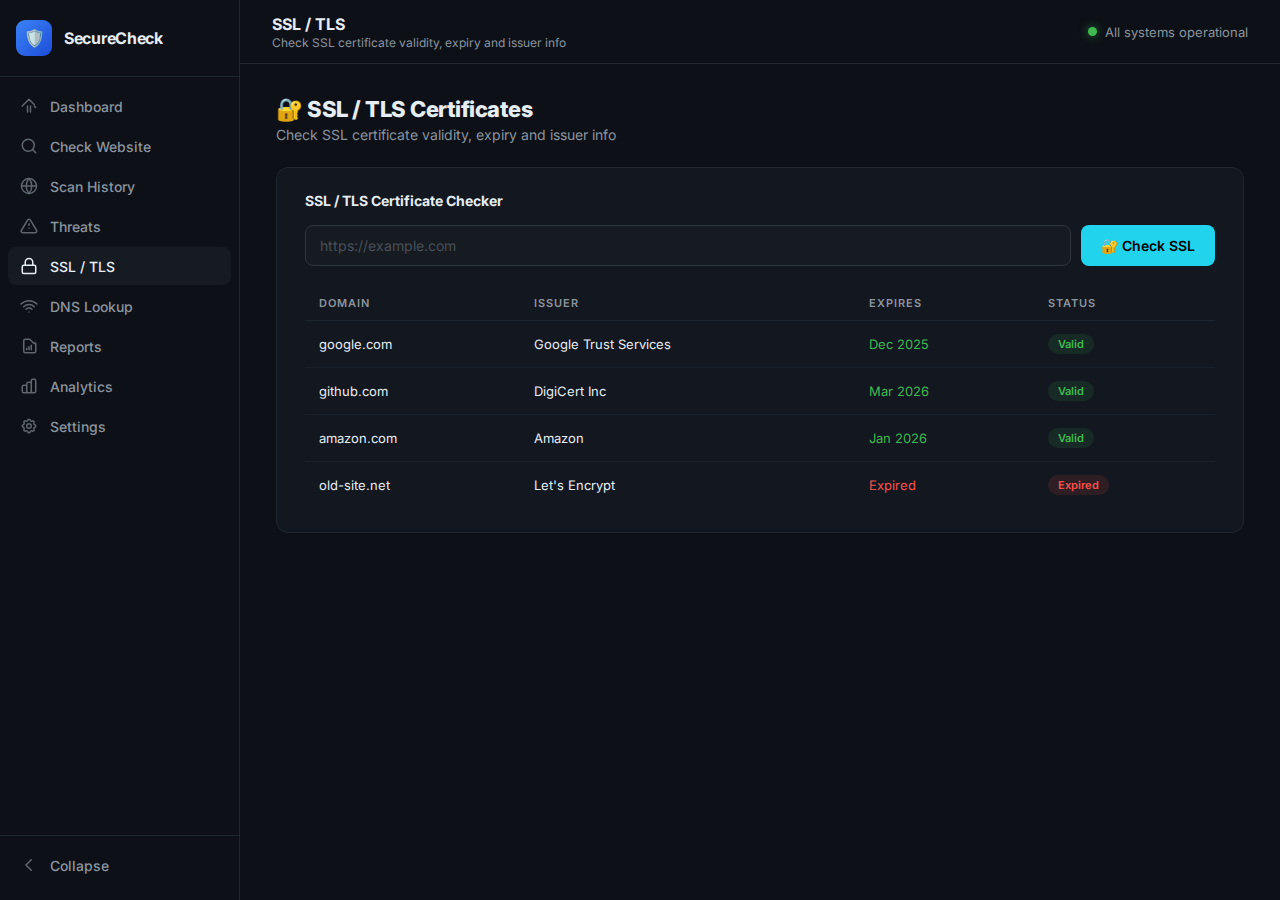
<file: frontend/ssl.html>
<!DOCTYPE html>
<html lang="en">
<head>
  <meta charset="UTF-8">
  <meta name="viewport" content="width=device-width, initial-scale=1.0">
  <title>SecureCheck – SSL / TLS</title>
  <link href="https://fonts.googleapis.com/css2?family=Inter:wght@300;400;500;600;700;800;900&display=swap" rel="stylesheet">
  <link rel="stylesheet" href="style.css">
</head>
<body>
  <aside class="sidebar" id="sidebar">
    <div class="logo-area"><div class="logo-icon">🛡️</div><span class="nav-label logo-name">SecureCheck</span></div>
    <nav class="nav">
      <a href="index.html"     class="nav-item" title="Dashboard"><svg fill="none" stroke="currentColor" stroke-width="2" viewBox="0 0 24 24"><path stroke-linecap="round" stroke-linejoin="round" d="M3 12l2-2m0 0l7-7 7 7m-9 2v8m4-8v8m5-8l2 2"/></svg><span class="nav-label">Dashboard</span></a>
      <a href="check.html"    class="nav-item" title="Check Website"><svg fill="none" stroke="currentColor" stroke-width="2" viewBox="0 0 24 24"><circle cx="11" cy="11" r="8"/><path stroke-linecap="round" d="M21 21l-4.35-4.35"/></svg><span class="nav-label">Check Website</span></a>
      <a href="history.html"  class="nav-item" title="Scan History"><svg fill="none" stroke="currentColor" stroke-width="2" viewBox="0 0 24 24"><circle cx="12" cy="12" r="10"/><path stroke-linecap="round" d="M2 12h20M12 2a15.3 15.3 0 010 20M12 2a15.3 15.3 0 000 20"/></svg><span class="nav-label">Scan History</span></a>
      <a href="threats.html"  class="nav-item" title="Threats"><svg fill="none" stroke="currentColor" stroke-width="2" viewBox="0 0 24 24"><path stroke-linecap="round" stroke-linejoin="round" d="M12 9v2m0 4h.01M10.29 3.86L1.82 18a2 2 0 001.71 3h16.94a2 2 0 001.71-3L13.71 3.86a2 2 0 00-3.42 0z"/></svg><span class="nav-label">Threats</span></a>
      <a href="ssl.html"      class="nav-item active" title="SSL / TLS"><svg fill="none" stroke="currentColor" stroke-width="2" viewBox="0 0 24 24"><rect x="3" y="11" width="18" height="11" rx="2"/><path stroke-linecap="round" d="M7 11V7a5 5 0 0110 0v4"/></svg><span class="nav-label">SSL / TLS</span></a>
      <a href="dns.html"      class="nav-item" title="DNS Lookup"><svg fill="none" stroke="currentColor" stroke-width="2" viewBox="0 0 24 24"><path stroke-linecap="round" stroke-linejoin="round" d="M8.111 16.404a5.5 5.5 0 017.778 0M12 20h.01m-7.08-7.071c3.904-3.905 10.236-3.905 14.141 0M1.394 9.393c5.857-5.857 15.355-5.857 21.213 0"/></svg><span class="nav-label">DNS Lookup</span></a>
      <a href="reports.html"  class="nav-item" title="Reports"><svg fill="none" stroke="currentColor" stroke-width="2" viewBox="0 0 24 24"><path stroke-linecap="round" stroke-linejoin="round" d="M9 17v-2m3 2v-4m3 4v-6m2 10H7a2 2 0 01-2-2V5a2 2 0 012-2h5.586a1 1 0 01.707.293l5.414 5.414A1 1 0 0121 9.414V19a2 2 0 01-2 2z"/></svg><span class="nav-label">Reports</span></a>
      <a href="analytics.html" class="nav-item" title="Analytics"><svg fill="none" stroke="currentColor" stroke-width="2" viewBox="0 0 24 24"><path stroke-linecap="round" stroke-linejoin="round" d="M9 19v-6a2 2 0 00-2-2H5a2 2 0 00-2 2v6a2 2 0 002 2h2a2 2 0 002-2zm0 0V9a2 2 0 012-2h2a2 2 0 012 2v10m-6 0a2 2 0 002 2h2a2 2 0 002-2m0 0V5a2 2 0 012-2h2a2 2 0 012 2v14a2 2 0 01-2 2h-2a2 2 0 01-2-2z"/></svg><span class="nav-label">Analytics</span></a>
      <a href="settings.html" class="nav-item" title="Settings"><svg fill="none" stroke="currentColor" stroke-width="2" viewBox="0 0 24 24"><path stroke-linecap="round" stroke-linejoin="round" d="M10.325 4.317c.426-1.756 2.924-1.756 3.35 0a1.724 1.724 0 002.573 1.066c1.543-.94 3.31.826 2.37 2.37a1.724 1.724 0 001.065 2.572c1.756.426 1.756 2.924 0 3.35a1.724 1.724 0 00-1.066 2.573c.94 1.543-.826 3.31-2.37 2.37a1.724 1.724 0 00-2.572 1.065c-.426 1.756-2.924 1.756-3.35 0a1.724 1.724 0 00-2.573-1.066c-1.543.94-3.31-.826-2.37-2.37a1.724 1.724 0 00-1.065-2.572c-1.756-.426-1.756-2.924 0-3.35a1.724 1.724 0 001.066-2.573c-.94-1.543.826-3.31 2.37-2.37.996.608 2.296.07 2.572-1.065z"/><circle cx="12" cy="12" r="3"/></svg><span class="nav-label">Settings</span></a>
    </nav>
    <div class="sidebar-bottom"><button class="collapse-btn" id="collapseBtn" title="Collapse"><svg class="collapse-arrow" fill="none" stroke="currentColor" stroke-width="2" viewBox="0 0 24 24"><path stroke-linecap="round" stroke-linejoin="round" d="M15 19l-7-7 7-7"/></svg><span class="nav-label">Collapse</span></button></div>
  </aside>
  <main class="main" id="mainContent">
    <div class="topbar">
      <div class="topbar-title"><h1>SSL / TLS</h1><p>Check SSL certificate validity, expiry and issuer info</p></div>
      <div class="status-pill"><div class="status-dot"></div>All systems operational</div>
    </div>
    <div class="content">
      <div class="page-body">
        <div class="page-header"><h2>🔐 SSL / TLS Certificates</h2><p>Check SSL certificate validity, expiry and issuer info</p></div>
        <div class="card">
  <div class="card-title">SSL / TLS Certificate Checker</div>
  <div style="display:flex;gap:10px;flex-wrap:wrap;margin-bottom:20px;">
    <input class="input-field" type="text" placeholder="https://example.com" style="flex:1;min-width:200px;">
    <button class="btn btn-primary">🔐 Check SSL</button>
  </div>
  <table class="data-table">
    <thead><tr><th>Domain</th><th>Issuer</th><th>Expires</th><th>Status</th></tr></thead>
    <tbody>
      <tr><td>google.com</td><td>Google Trust Services</td><td style="color:var(--green)">Dec 2025</td><td><span class="badge badge-secure">Valid</span></td></tr>
      <tr><td>github.com</td><td>DigiCert Inc</td><td style="color:var(--green)">Mar 2026</td><td><span class="badge badge-secure">Valid</span></td></tr>
      <tr><td>amazon.com</td><td>Amazon</td><td style="color:var(--green)">Jan 2026</td><td><span class="badge badge-secure">Valid</span></td></tr>
      <tr><td>old-site.net</td><td>Let's Encrypt</td><td style="color:var(--red)">Expired</td><td><span class="badge badge-danger">Expired</span></td></tr>
    </tbody>
  </table>
</div>
      </div>
    </div>
  </main>
  <script src="script.js"></script>
</body>
</html>
</file>
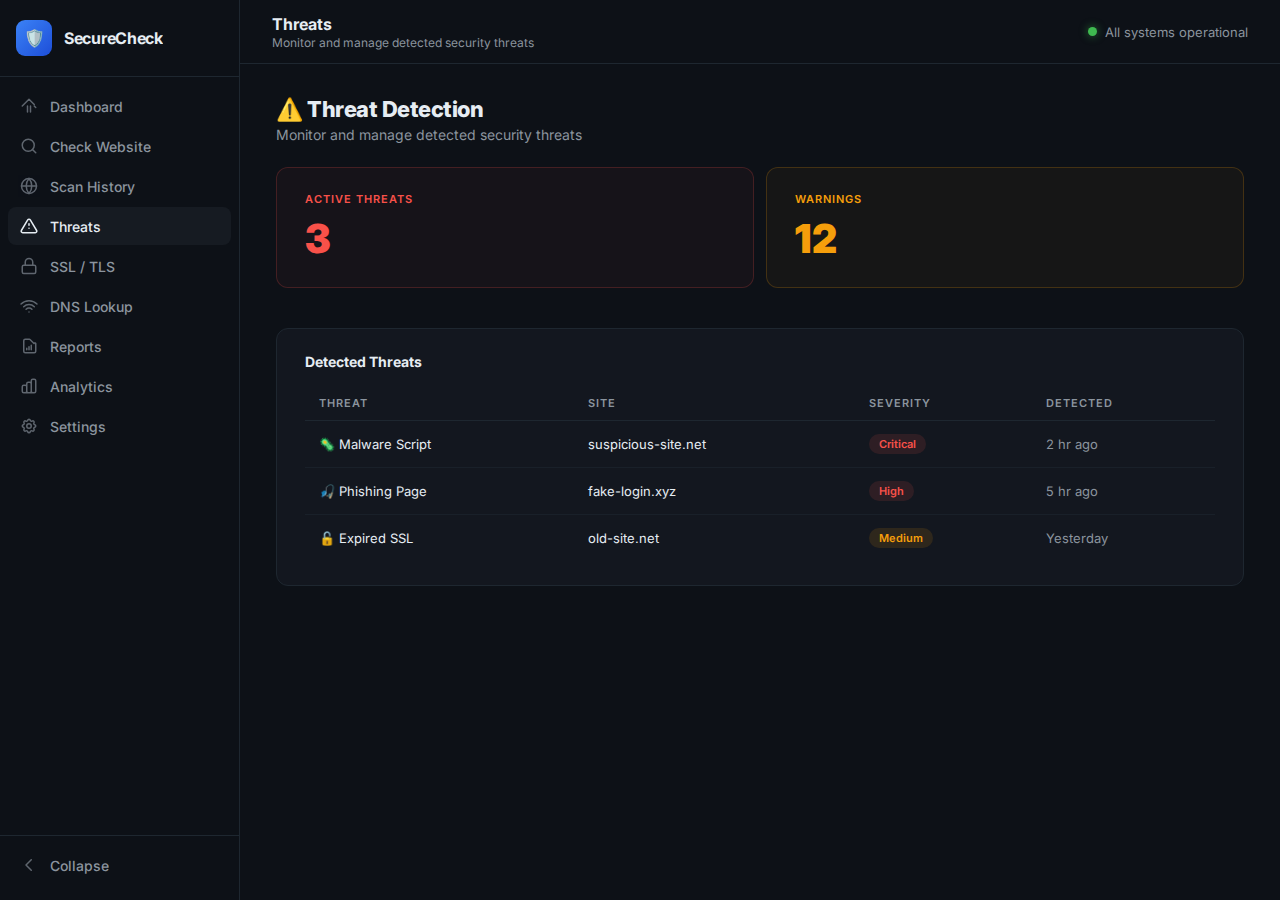
<file: frontend/threats.html>
<!DOCTYPE html>
<html lang="en">
<head>
  <meta charset="UTF-8">
  <meta name="viewport" content="width=device-width, initial-scale=1.0">
  <title>SecureCheck – Threats</title>
  <link href="https://fonts.googleapis.com/css2?family=Inter:wght@300;400;500;600;700;800;900&display=swap" rel="stylesheet">
  <link rel="stylesheet" href="style.css">
</head>
<body>
  <aside class="sidebar" id="sidebar">
    <div class="logo-area"><div class="logo-icon">🛡️</div><span class="nav-label logo-name">SecureCheck</span></div>
    <nav class="nav">
      <a href="index.html"     class="nav-item" title="Dashboard"><svg fill="none" stroke="currentColor" stroke-width="2" viewBox="0 0 24 24"><path stroke-linecap="round" stroke-linejoin="round" d="M3 12l2-2m0 0l7-7 7 7m-9 2v8m4-8v8m5-8l2 2"/></svg><span class="nav-label">Dashboard</span></a>
      <a href="check.html"    class="nav-item" title="Check Website"><svg fill="none" stroke="currentColor" stroke-width="2" viewBox="0 0 24 24"><circle cx="11" cy="11" r="8"/><path stroke-linecap="round" d="M21 21l-4.35-4.35"/></svg><span class="nav-label">Check Website</span></a>
      <a href="history.html"  class="nav-item" title="Scan History"><svg fill="none" stroke="currentColor" stroke-width="2" viewBox="0 0 24 24"><circle cx="12" cy="12" r="10"/><path stroke-linecap="round" d="M2 12h20M12 2a15.3 15.3 0 010 20M12 2a15.3 15.3 0 000 20"/></svg><span class="nav-label">Scan History</span></a>
      <a href="threats.html"  class="nav-item active" title="Threats"><svg fill="none" stroke="currentColor" stroke-width="2" viewBox="0 0 24 24"><path stroke-linecap="round" stroke-linejoin="round" d="M12 9v2m0 4h.01M10.29 3.86L1.82 18a2 2 0 001.71 3h16.94a2 2 0 001.71-3L13.71 3.86a2 2 0 00-3.42 0z"/></svg><span class="nav-label">Threats</span></a>
      <a href="ssl.html"      class="nav-item" title="SSL / TLS"><svg fill="none" stroke="currentColor" stroke-width="2" viewBox="0 0 24 24"><rect x="3" y="11" width="18" height="11" rx="2"/><path stroke-linecap="round" d="M7 11V7a5 5 0 0110 0v4"/></svg><span class="nav-label">SSL / TLS</span></a>
      <a href="dns.html"      class="nav-item" title="DNS Lookup"><svg fill="none" stroke="currentColor" stroke-width="2" viewBox="0 0 24 24"><path stroke-linecap="round" stroke-linejoin="round" d="M8.111 16.404a5.5 5.5 0 017.778 0M12 20h.01m-7.08-7.071c3.904-3.905 10.236-3.905 14.141 0M1.394 9.393c5.857-5.857 15.355-5.857 21.213 0"/></svg><span class="nav-label">DNS Lookup</span></a>
      <a href="reports.html"  class="nav-item" title="Reports"><svg fill="none" stroke="currentColor" stroke-width="2" viewBox="0 0 24 24"><path stroke-linecap="round" stroke-linejoin="round" d="M9 17v-2m3 2v-4m3 4v-6m2 10H7a2 2 0 01-2-2V5a2 2 0 012-2h5.586a1 1 0 01.707.293l5.414 5.414A1 1 0 0121 9.414V19a2 2 0 01-2 2z"/></svg><span class="nav-label">Reports</span></a>
      <a href="analytics.html" class="nav-item" title="Analytics"><svg fill="none" stroke="currentColor" stroke-width="2" viewBox="0 0 24 24"><path stroke-linecap="round" stroke-linejoin="round" d="M9 19v-6a2 2 0 00-2-2H5a2 2 0 00-2 2v6a2 2 0 002 2h2a2 2 0 002-2zm0 0V9a2 2 0 012-2h2a2 2 0 012 2v10m-6 0a2 2 0 002 2h2a2 2 0 002-2m0 0V5a2 2 0 012-2h2a2 2 0 012 2v14a2 2 0 01-2 2h-2a2 2 0 01-2-2z"/></svg><span class="nav-label">Analytics</span></a>
      <a href="settings.html" class="nav-item" title="Settings"><svg fill="none" stroke="currentColor" stroke-width="2" viewBox="0 0 24 24"><path stroke-linecap="round" stroke-linejoin="round" d="M10.325 4.317c.426-1.756 2.924-1.756 3.35 0a1.724 1.724 0 002.573 1.066c1.543-.94 3.31.826 2.37 2.37a1.724 1.724 0 001.065 2.572c1.756.426 1.756 2.924 0 3.35a1.724 1.724 0 00-1.066 2.573c.94 1.543-.826 3.31-2.37 2.37a1.724 1.724 0 00-2.572 1.065c-.426 1.756-2.924 1.756-3.35 0a1.724 1.724 0 00-2.573-1.066c-1.543.94-3.31-.826-2.37-2.37a1.724 1.724 0 00-1.065-2.572c-1.756-.426-1.756-2.924 0-3.35a1.724 1.724 0 001.066-2.573c-.94-1.543.826-3.31 2.37-2.37.996.608 2.296.07 2.572-1.065z"/><circle cx="12" cy="12" r="3"/></svg><span class="nav-label">Settings</span></a>
    </nav>
    <div class="sidebar-bottom"><button class="collapse-btn" id="collapseBtn" title="Collapse"><svg class="collapse-arrow" fill="none" stroke="currentColor" stroke-width="2" viewBox="0 0 24 24"><path stroke-linecap="round" stroke-linejoin="round" d="M15 19l-7-7 7-7"/></svg><span class="nav-label">Collapse</span></button></div>
  </aside>
  <main class="main" id="mainContent">
    <div class="topbar">
      <div class="topbar-title"><h1>Threats</h1><p>Monitor and manage detected security threats</p></div>
      <div class="status-pill"><div class="status-dot"></div>All systems operational</div>
    </div>
    <div class="content">
      <div class="page-body">
        <div class="page-header"><h2>⚠️ Threat Detection</h2><p>Monitor and manage detected security threats</p></div>
        <div style="display:grid;grid-template-columns:1fr 1fr;gap:12px;margin-bottom:16px;">
  <div class="card" style="border-color:rgba(248,81,73,.2);background:rgba(248,81,73,.04);">
    <div style="font-size:11px;font-weight:600;letter-spacing:1px;color:var(--red);text-transform:uppercase;">Active Threats</div>
    <div style="font-size:40px;font-weight:900;color:var(--red);margin-top:8px;">3</div>
  </div>
  <div class="card" style="border-color:rgba(245,158,11,.2);background:rgba(245,158,11,.04);">
    <div style="font-size:11px;font-weight:600;letter-spacing:1px;color:var(--yellow);text-transform:uppercase;">Warnings</div>
    <div style="font-size:40px;font-weight:900;color:var(--yellow);margin-top:8px;">12</div>
  </div>
</div>
<div class="card">
  <div class="card-title">Detected Threats</div>
  <table class="data-table">
    <thead><tr><th>Threat</th><th>Site</th><th>Severity</th><th>Detected</th></tr></thead>
    <tbody>
      <tr><td>🦠 Malware Script</td><td>suspicious-site.net</td><td><span class="badge badge-danger">Critical</span></td><td style="color:var(--muted)">2 hr ago</td></tr>
      <tr><td>🎣 Phishing Page</td><td>fake-login.xyz</td><td><span class="badge badge-danger">High</span></td><td style="color:var(--muted)">5 hr ago</td></tr>
      <tr><td>🔓 Expired SSL</td><td>old-site.net</td><td><span class="badge badge-moderate">Medium</span></td><td style="color:var(--muted)">Yesterday</td></tr>
    </tbody>
  </table>
</div>
      </div>
    </div>
  </main>
  <script src="script.js"></script>
</body>
</html>
</file>
<file: frontend/Nfrontend/style.css>
* {
    margin: 0;
    padding: 0;
    box-sizing: border-box;
    font-family: Arial, Helvetica, sans-serif;
}

body {
    background: #f4f4f4;
}

nav {
    background: #333;
    padding: 15px;
}

nav ul {
    list-style: none;
    display: flex;
    justify-content: center;
}

nav ul li {
    margin: 0 15px;
}

nav ul li a {
    color: white;
    text-decoration: none;
    font-size: 18px;
}

nav ul li a:hover {
    color: #00bcd4;
}

.container {
    width: 80%;
    margin: auto;
    padding: 40px 0;
}

h1 {
    text-align: center;
    margin-bottom: 20px;
}

.login-box {
    width: 350px;
    background: white;
    padding: 30px;
    margin: 100px auto;
    box-shadow: 0px 0px 10px gray;
}

.login-box input {
    width: 100%;
    padding: 10px;
    margin: 10px 0;
}

.login-box button {
    width: 100%;
    padding: 10px;
    background: #333;
    color: white;
    border: none;
    cursor: pointer;
}

.login-box button:hover {
    background: #00bcd4;
}

footer {
    text-align: center;
    padding: 20px;
    background: #333;
    color: white;
    margin-top: 50px;
}
</file>
<file: frontend/style.css>
/* ═══════════════════════════════════════════
   SecureCheck — style.css  (shared all pages)
   ═══════════════════════════════════════════ */

/* ── RESET ── */
*, *::before, *::after { margin: 0; padding: 0; box-sizing: border-box; }

:root {
  --bg:        #0d1117;
  --sidebar-w: 240px;
  --sidebar-c: 64px;  /* collapsed width */
  --border:    #1e2730;
  --card:      #13171f;
  --cyan:      #22d3ee;
  --green:     #3fb950;
  --orange:    #f97316;
  --yellow:    #f59e0b;
  --red:       #f85149;
  --text:      #e6edf3;
  --muted:     #8b949e;
  --transition: 0.25s ease;
}

body {
  font-family: 'Inter', sans-serif;
  background: var(--bg);
  color: var(--text);
  display: flex;
  min-height: 100vh;
  overflow-x: hidden;
}

/* ══════════════════════════════════════════
   SIDEBAR
══════════════════════════════════════════ */
.sidebar {
  width: var(--sidebar-w);
  min-height: 100vh;
  background: var(--bg);
  border-right: 1px solid var(--border);
  display: flex;
  flex-direction: column;
  position: fixed;
  top: 0; left: 0;
  z-index: 200;
  transition: width var(--transition);
  overflow: hidden;
}

/* Logo */
.logo-area {
  display: flex;
  align-items: center;
  gap: 12px;
  padding: 20px 16px;
  border-bottom: 1px solid var(--border);
  min-height: 64px;
  white-space: nowrap;
  overflow: hidden;
}

.logo-icon {
  width: 36px; height: 36px;
  background: linear-gradient(135deg, #3b82f6, #1d4ed8);
  border-radius: 9px;
  display: flex; align-items: center; justify-content: center;
  font-size: 17px;
  flex-shrink: 0;
}

.logo-name {
  font-size: 16px;
  font-weight: 700;
  color: var(--text);
  letter-spacing: -0.3px;
}

/* Nav */
.nav {
  flex: 1;
  padding: 10px 8px;
  display: flex;
  flex-direction: column;
  gap: 2px;
  overflow-y: auto;
  overflow-x: hidden;
}

.nav-item {
  display: flex;
  align-items: center;
  gap: 12px;
  padding: 10px 12px;
  border-radius: 8px;
  color: var(--muted);
  font-size: 14px;
  font-weight: 500;
  text-decoration: none;
  transition: background 0.15s, color 0.15s;
  white-space: nowrap;
  overflow: hidden;
}

.nav-item svg {
  width: 18px; height: 18px;
  flex-shrink: 0;
  opacity: 0.65;
  transition: opacity 0.15s;
}

.nav-item:hover         { background: #161b22; color: var(--text); }
.nav-item:hover svg     { opacity: 1; }
.nav-item.active        { background: #161b22; color: var(--text); }
.nav-item.active svg    { opacity: 1; }

/* Sidebar bottom */
.sidebar-bottom {
  padding: 10px 8px 16px;
  border-top: 1px solid var(--border);
}

.collapse-btn {
  display: flex;
  align-items: center;
  gap: 12px;
  width: 100%;
  padding: 10px 12px;
  border-radius: 8px;
  background: none;
  border: none;
  color: var(--muted);
  font-family: 'Inter', sans-serif;
  font-size: 14px;
  font-weight: 500;
  cursor: pointer;
  transition: background 0.15s, color 0.15s;
  white-space: nowrap;
  overflow: hidden;
}

.collapse-btn:hover { background: #161b22; color: var(--text); }

.collapse-arrow {
  width: 18px; height: 18px;
  flex-shrink: 0;
  opacity: 0.65;
  transition: transform var(--transition), opacity 0.15s;
}

.collapse-btn:hover .collapse-arrow { opacity: 1; }

/* ── COLLAPSED STATE ── */
.sidebar.collapsed {
  width: var(--sidebar-c);
}

/* Hide all labels when collapsed */
.sidebar.collapsed .nav-label {
  opacity: 0;
  width: 0;
  pointer-events: none;
}

/* Rotate arrow when collapsed */
.sidebar.collapsed .collapse-arrow {
  transform: rotate(180deg);
}

/* Center nav items */
.sidebar.collapsed .nav-item,
.sidebar.collapsed .collapse-btn {
  justify-content: center;
  padding: 10px;
  gap: 0;
}

.sidebar.collapsed .logo-area {
  justify-content: center;
  padding: 20px 10px;
}

.nav-label {
  transition: opacity var(--transition), width var(--transition);
  overflow: hidden;
}

/* ══════════════════════════════════════════
   MAIN LAYOUT
══════════════════════════════════════════ */
.main {
  margin-left: var(--sidebar-w);
  flex: 1;
  display: flex;
  flex-direction: column;
  min-height: 100vh;
  transition: margin-left var(--transition);
}

.main.shifted { margin-left: var(--sidebar-c); }

/* ══════════════════════════════════════════
   TOPBAR
══════════════════════════════════════════ */
.topbar {
  height: 64px;
  background: var(--bg);
  border-bottom: 1px solid var(--border);
  display: flex;
  align-items: center;
  padding: 0 32px;
  position: sticky;
  top: 0;
  z-index: 100;
  gap: 16px;
}

.topbar-title h1 { font-size: 16px; font-weight: 700; color: var(--text); }
.topbar-title p  { font-size: 12px; color: var(--muted); margin-top: 1px; }

.status-pill {
  margin-left: auto;
  display: flex;
  align-items: center;
  gap: 8px;
  font-size: 13px;
  color: var(--muted);
}

.status-dot {
  width: 9px; height: 9px;
  border-radius: 50%;
  background: var(--green);
  box-shadow: 0 0 8px rgba(63,185,80,.6);
  animation: glow-pulse 2s ease-in-out infinite;
}

@keyframes glow-pulse {
  0%,100% { box-shadow: 0 0 6px rgba(63,185,80,.5); }
  50%      { box-shadow: 0 0 14px rgba(63,185,80,.9); }
}

/* ══════════════════════════════════════════
   CONTENT WRAPPER
══════════════════════════════════════════ */
.content { flex: 1; display: flex; flex-direction: column; }

/* ══════════════════════════════════════════
   HERO
══════════════════════════════════════════ */
.hero {
  background: var(--card);
  border-bottom: 1px solid var(--border);
  padding: 64px 48px 56px;
  display: flex;
  flex-direction: column;
  align-items: center;
  text-align: center;
  position: relative;
  overflow: hidden;
}

.hero::before {
  content: '';
  position: absolute; top: 0; left: 50%;
  transform: translateX(-50%);
  width: 55%; height: 1px;
  background: linear-gradient(90deg, transparent, #22d3ee44, transparent);
}

.hero::after {
  content: '';
  position: absolute; top: 0; left: 50%;
  transform: translate(-50%,-40%);
  width: 500px; height: 400px;
  background: radial-gradient(ellipse, rgba(34,211,238,0.05) 0%, transparent 65%);
  pointer-events: none;
}

.hero-eyebrow {
  display: flex; align-items: center; gap: 10px;
  font-size: 11px; font-weight: 600;
  color: var(--cyan);
  letter-spacing: 3px; text-transform: uppercase;
  margin-bottom: 24px; position: relative; z-index: 1;
}

.hero-eyebrow .dot {
  width: 7px; height: 7px; border-radius: 50%;
  background: var(--cyan);
  box-shadow: 0 0 8px rgba(34,211,238,.8);
}

.hero-h1 {
  font-size: 60px; font-weight: 900;
  letter-spacing: -2px; line-height: 1.08;
  color: var(--text); margin-bottom: 20px;
  position: relative; z-index: 1;
}

.hero-h1 .safe { color: var(--cyan); }

.hero-desc {
  font-size: 16px; color: var(--muted); line-height: 1.7;
  max-width: 540px; margin-bottom: 40px;
  position: relative; z-index: 1;
}

/* URL bar */
.url-bar {
  display: flex; align-items: center;
  width: 100%; max-width: 660px;
  background: #161b22;
  border: 1px solid #30363d;
  border-radius: 50px;
  padding: 5px 5px 5px 20px;
  gap: 10px;
  transition: border-color .2s, box-shadow .2s;
  position: relative; z-index: 1;
  margin-bottom: 32px;
}

.url-bar:focus-within {
  border-color: rgba(34,211,238,.4);
  box-shadow: 0 0 0 3px rgba(34,211,238,.07);
}

.url-bar.error { border-color: var(--red); }

.globe-icon { font-size: 17px; flex-shrink: 0; color: var(--muted); }

.url-bar input {
  flex: 1; background: none; border: none; outline: none;
  color: var(--text); font-family: 'Inter', sans-serif; font-size: 14px;
}

.url-bar input::placeholder { color: #484f58; }

.scan-btn {
  background: transparent; border: none;
  display: flex; align-items: center; gap: 7px;
  padding: 11px 20px; border-radius: 50px;
  cursor: pointer; color: var(--text);
  font-family: 'Inter', sans-serif; font-size: 14px; font-weight: 700;
  transition: color .2s; white-space: nowrap;
}

.scan-btn:hover { color: var(--cyan); }
.scan-btn.scanning { color: var(--cyan); cursor: not-allowed; }
.scan-btn.done     { color: var(--green); }

/* Hero stats */
.hero-stats { display: flex; gap: 56px; position: relative; z-index: 1; }
.hero-stat  { text-align: center; }
.hero-stat .val { font-size: 17px; font-weight: 700; color: var(--cyan); }
.hero-stat .lbl { font-size: 12px; color: var(--muted); margin-top: 3px; }

/* ══════════════════════════════════════════
   METRICS GRID
══════════════════════════════════════════ */
.metrics {
  display: grid;
  grid-template-columns: 1fr 1fr;
  background: var(--border);
  gap: 1px;
}

.metric-card {
  background: var(--bg);
  padding: 32px 36px;
  display: flex; flex-direction: column; gap: 10px;
  cursor: default;
  transition: background .15s;
}

.metric-card:hover { background: #0f1520; }

.metrics .metric-card:nth-child(1) { border-right: 1px solid var(--border); border-bottom: 1px solid var(--border); }
.metrics .metric-card:nth-child(2) { border-bottom: 1px solid var(--border); }
.metrics .metric-card:nth-child(3) { border-right: 1px solid var(--border); }

.metric-label {
  display: flex; align-items: center; gap: 8px;
  font-size: 11px; font-weight: 600;
  letter-spacing: 1.5px; text-transform: uppercase;
  color: var(--muted);
}

.metric-label svg { width: 15px; height: 15px; opacity: .8; }

.metric-label.cyan   { color: var(--cyan); }
.metric-label.green  { color: var(--green); }
.metric-label.orange { color: var(--orange); }
.metric-label.yellow { color: var(--yellow); }

.metric-value {
  font-size: 48px; font-weight: 800;
  letter-spacing: -2px; line-height: 1;
}

.metric-value.cyan   { color: var(--cyan); }
.metric-value.green  { color: var(--green); }
.metric-value.orange { color: var(--orange); }
.metric-value.yellow { color: var(--yellow); }

/* ══════════════════════════════════════════
   RECENT SCANS
══════════════════════════════════════════ */
.recent-section {
  padding: 32px 36px;
  display: flex; flex-direction: column; gap: 16px;
}

.section-title {
  font-size: 16px; font-weight: 700; color: var(--text);
}

.scan-list { display: flex; flex-direction: column; gap: 8px; }

.scan-row {
  display: flex; align-items: center; gap: 14px;
  background: var(--card);
  border: 1px solid var(--border);
  border-radius: 10px;
  padding: 14px 18px;
  transition: border-color .15s, background .15s;
}

.scan-row:hover {
  border-color: #30363d;
  background: #161b22;
}

.scan-shield {
  width: 34px; height: 34px; border-radius: 8px;
  display: flex; align-items: center; justify-content: center;
  flex-shrink: 0;
}

.scan-shield svg { width: 18px; height: 18px; }

.scan-shield.secure   { background: rgba(63,185,80,.12);   color: var(--green);  }
.scan-shield.danger   { background: rgba(248,81,73,.12);   color: var(--red);    }
.scan-shield.moderate { background: rgba(245,158,11,.12);  color: var(--yellow); }

.scan-url {
  flex: 1; font-size: 14px; font-weight: 500;
  color: var(--text); white-space: nowrap; overflow: hidden; text-overflow: ellipsis;
}

.scan-status {
  font-size: 13px; font-weight: 600;
  min-width: 80px; text-align: right;
}

.scan-status.secure   { color: var(--green); }
.scan-status.danger   { color: var(--red);   }
.scan-status.moderate { color: var(--yellow);}

.scan-score {
  font-size: 13px; font-weight: 600;
  font-family: 'Inter', monospace;
  min-width: 54px; text-align: right;
}

.scan-score.secure   { color: var(--muted); }
.scan-score.danger   { color: var(--muted); }
.scan-score.moderate { color: var(--muted); }

.scan-link {
  display: flex; align-items: center; justify-content: center;
  width: 30px; height: 30px; flex-shrink: 0;
  color: var(--muted); border-radius: 6px;
  transition: color .15s, background .15s;
  text-decoration: none;
}

.scan-link svg { width: 15px; height: 15px; }
.scan-link:hover { color: var(--cyan); background: rgba(34,211,238,.08); }

/* ══════════════════════════════════════════
   GENERIC PAGE LAYOUT (for inner pages)
══════════════════════════════════════════ */
.page-body {
  padding: 32px 36px;
  display: flex; flex-direction: column; gap: 24px;
}

.page-header {
  display: flex; align-items: flex-start;
  flex-direction: column; gap: 4px;
}

.page-header h2 { font-size: 22px; font-weight: 800; letter-spacing: -0.5px; }
.page-header p  { font-size: 14px; color: var(--muted); }

/* ── Cards ── */
.card {
  background: var(--card);
  border: 1px solid var(--border);
  border-radius: 12px;
  padding: 24px 28px;
}

.card-title {
  font-size: 14px; font-weight: 700;
  margin-bottom: 16px;
  display: flex; align-items: center; gap: 8px;
}

/* ── Empty / Coming soon ── */
.empty-state {
  text-align: center; padding: 80px 32px;
  color: var(--muted); font-size: 14px; line-height: 1.7;
}

.empty-state .icon { font-size: 48px; margin-bottom: 16px; }
.empty-state h3 { font-size: 18px; font-weight: 700; color: var(--text); margin-bottom: 8px; }

/* ── Input / Form ── */
.field-group { display: flex; flex-direction: column; gap: 8px; }
.field-label { font-size: 12px; font-weight: 600; color: var(--muted); letter-spacing: 0.5px; text-transform: uppercase; }

.input-field {
  background: #161b22;
  border: 1px solid #30363d;
  border-radius: 8px;
  padding: 11px 14px;
  color: var(--text);
  font-family: 'Inter', sans-serif;
  font-size: 14px;
  outline: none;
  transition: border-color .2s, box-shadow .2s;
  width: 100%;
}

.input-field:focus {
  border-color: rgba(34,211,238,.4);
  box-shadow: 0 0 0 3px rgba(34,211,238,.07);
}

.input-field::placeholder { color: #484f58; }

/* ── Buttons ── */
.btn {
  display: inline-flex; align-items: center; gap: 8px;
  padding: 10px 20px; border-radius: 8px; border: none;
  font-family: 'Inter', sans-serif; font-size: 14px; font-weight: 600;
  cursor: pointer; transition: all .15s;
}

.btn-primary {
  background: var(--cyan); color: #000;
}

.btn-primary:hover { filter: brightness(1.1); box-shadow: 0 0 16px rgba(34,211,238,.3); }

.btn-ghost {
  background: transparent;
  border: 1px solid var(--border);
  color: var(--muted);
}

.btn-ghost:hover { border-color: #30363d; color: var(--text); }

/* ── Badge ── */
.badge {
  display: inline-flex; align-items: center;
  padding: 3px 10px; border-radius: 20px;
  font-size: 11px; font-weight: 600;
}

.badge-secure   { background: rgba(63,185,80,.12);  color: var(--green);  }
.badge-danger   { background: rgba(248,81,73,.12);  color: var(--red);    }
.badge-moderate { background: rgba(245,158,11,.12); color: var(--yellow); }
.badge-info     { background: rgba(34,211,238,.1);  color: var(--cyan);   }

/* ── Table ── */
.data-table { width: 100%; border-collapse: collapse; }

.data-table th {
  text-align: left; padding: 10px 14px;
  font-size: 11px; font-weight: 600;
  color: var(--muted); letter-spacing: 1px; text-transform: uppercase;
  border-bottom: 1px solid var(--border);
}

.data-table td {
  padding: 13px 14px; font-size: 13px;
  border-bottom: 1px solid rgba(30,39,48,.6);
  vertical-align: middle;
}

.data-table tr:last-child td { border-bottom: none; }
.data-table tr:hover td { background: rgba(255,255,255,.02); }

/* ══════════════════════════════════════════
   RESPONSIVE
══════════════════════════════════════════ */
@media (max-width: 1024px) {
  .hero-h1 { font-size: 46px; }
  .metrics { grid-template-columns: 1fr 1fr; }
  .metric-card { padding: 24px; }
  .metric-value { font-size: 40px; }
}

@media (max-width: 768px) {
  /* Auto-collapse sidebar on mobile */
  .sidebar { width: var(--sidebar-c); }
  .sidebar .nav-label { opacity: 0; width: 0; pointer-events: none; }
  .sidebar .nav-item,
  .sidebar .collapse-btn { justify-content: center; padding: 10px; gap: 0; }
  .sidebar .logo-area { justify-content: center; padding: 18px 10px; }
  .sidebar .collapse-arrow { transform: rotate(180deg); }

  .main { margin-left: var(--sidebar-c); }
  .main.shifted { margin-left: var(--sidebar-c); }

  .hero { padding: 40px 20px 36px; }
  .hero-h1 { font-size: 34px; letter-spacing: -1px; }
  .hero-desc { font-size: 14px; }
  .hero-stats { gap: 28px; }
  .url-bar { max-width: 100%; }

  .metrics { grid-template-columns: 1fr; }
  .metrics .metric-card:nth-child(1),
  .metrics .metric-card:nth-child(3) { border-right: none; }
  .metric-card { padding: 20px 24px; }
  .metric-value { font-size: 36px; }

  .recent-section { padding: 20px; }
  .scan-status { display: none; }

  .page-body { padding: 20px; }
}

@media (max-width: 480px) {
  .topbar { padding: 0 16px; }
  .topbar-title h1 { font-size: 14px; }
  .status-pill span:last-child { display: none; }
  .hero-h1 { font-size: 28px; }
  .hero-eyebrow { font-size: 9px; letter-spacing: 2px; }
  .scan-score { display: none; }
}
</file>
